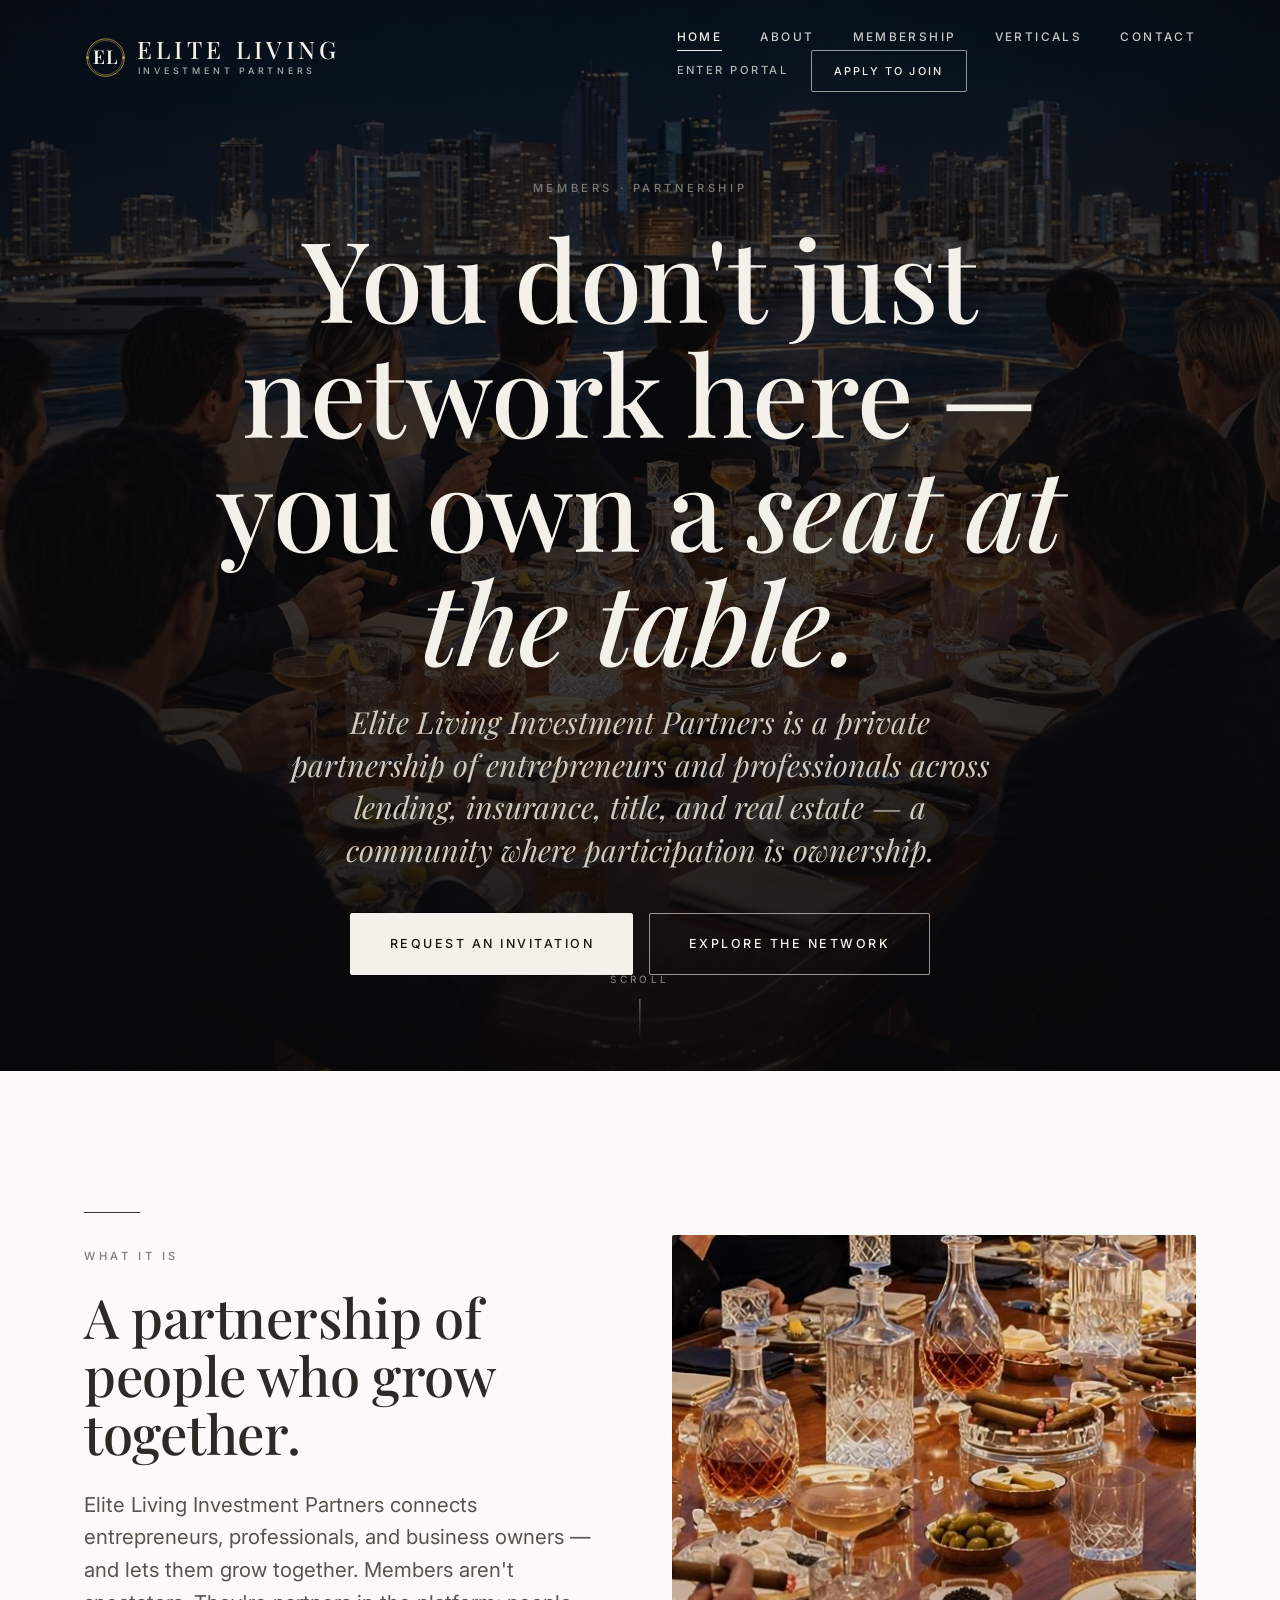
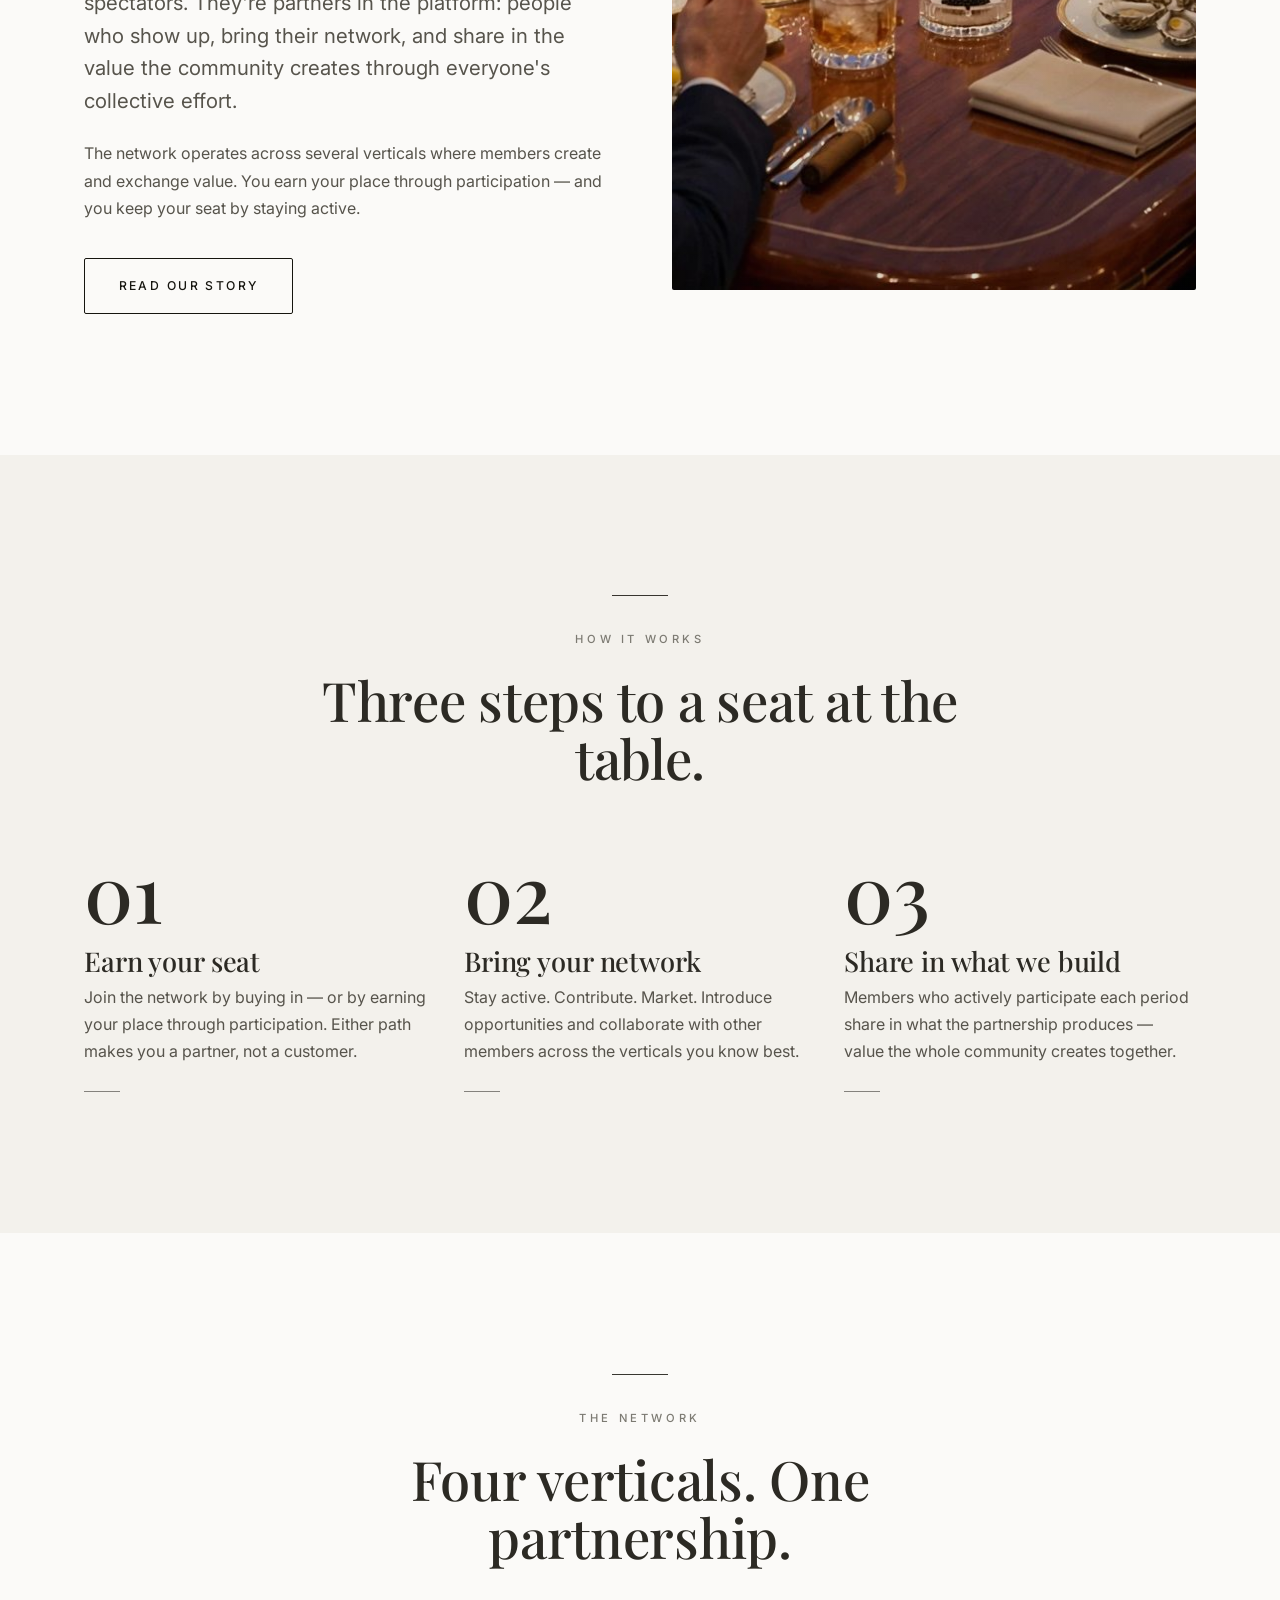
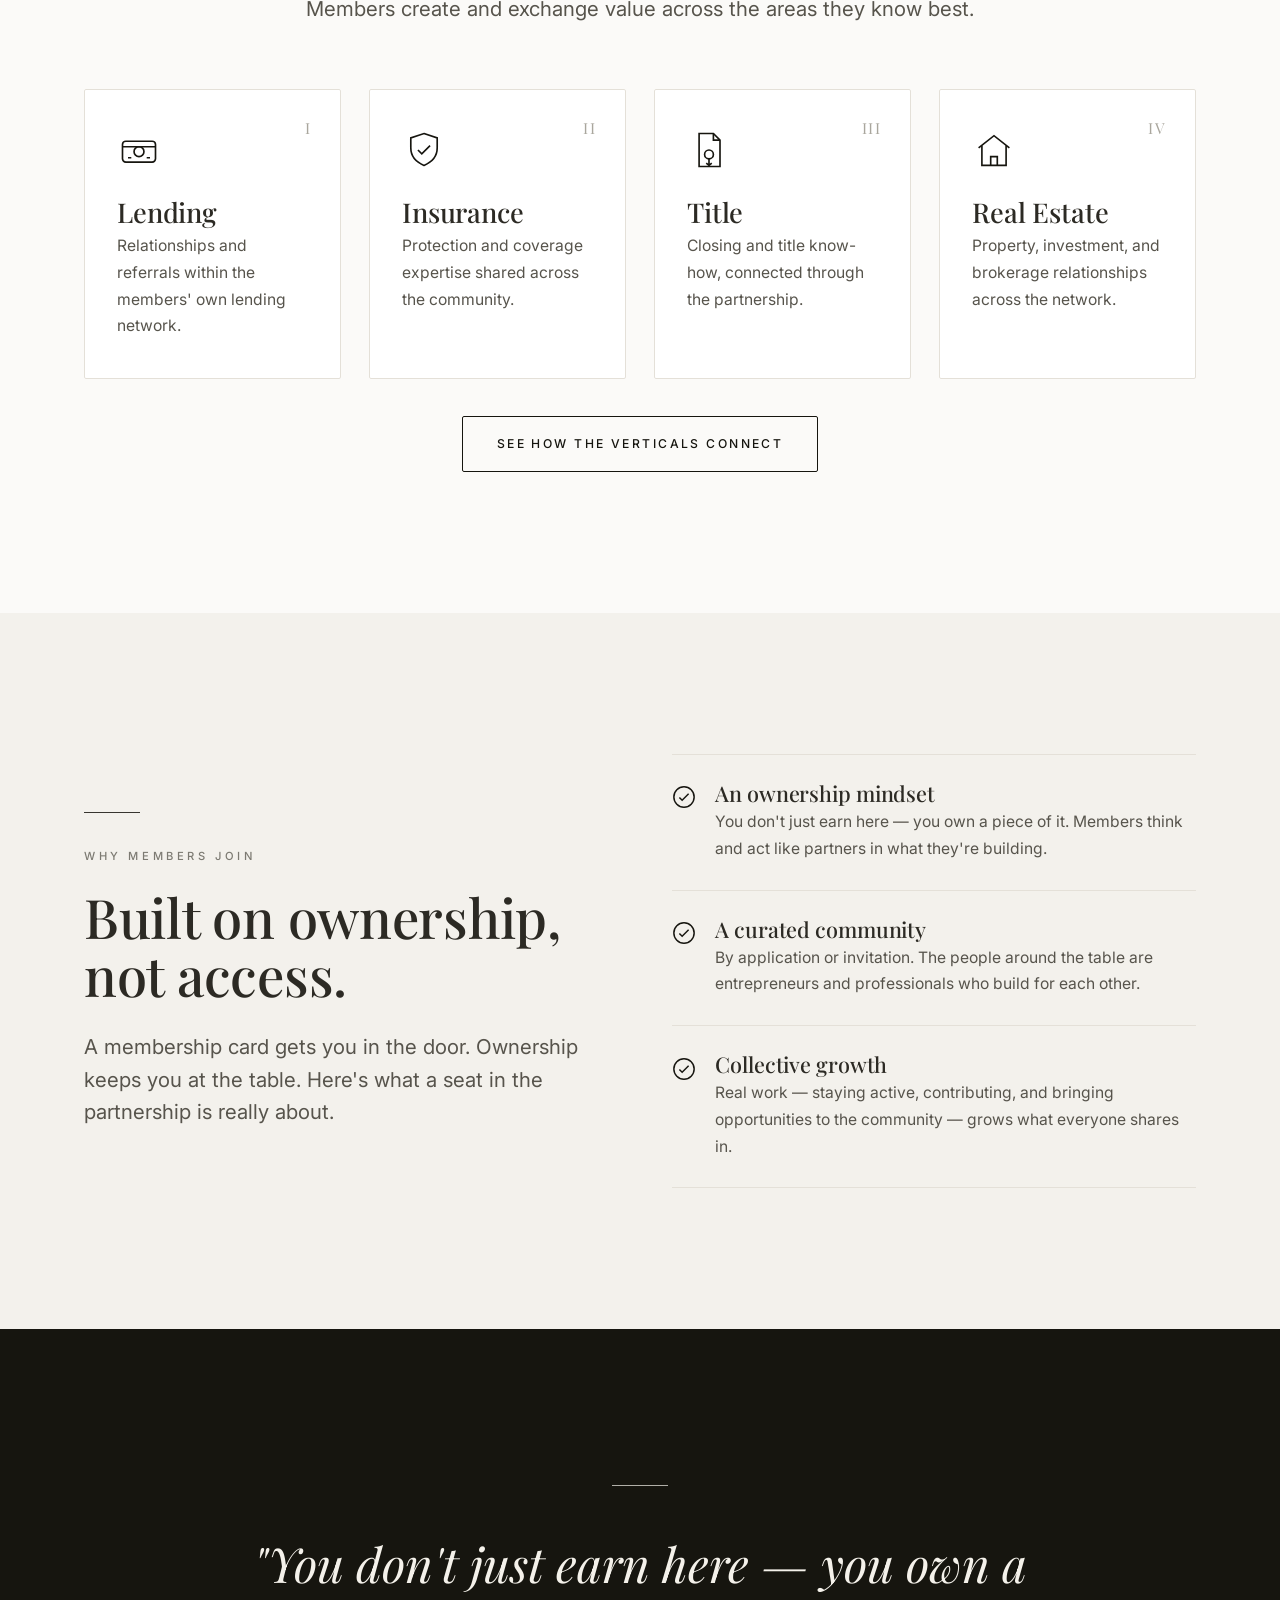
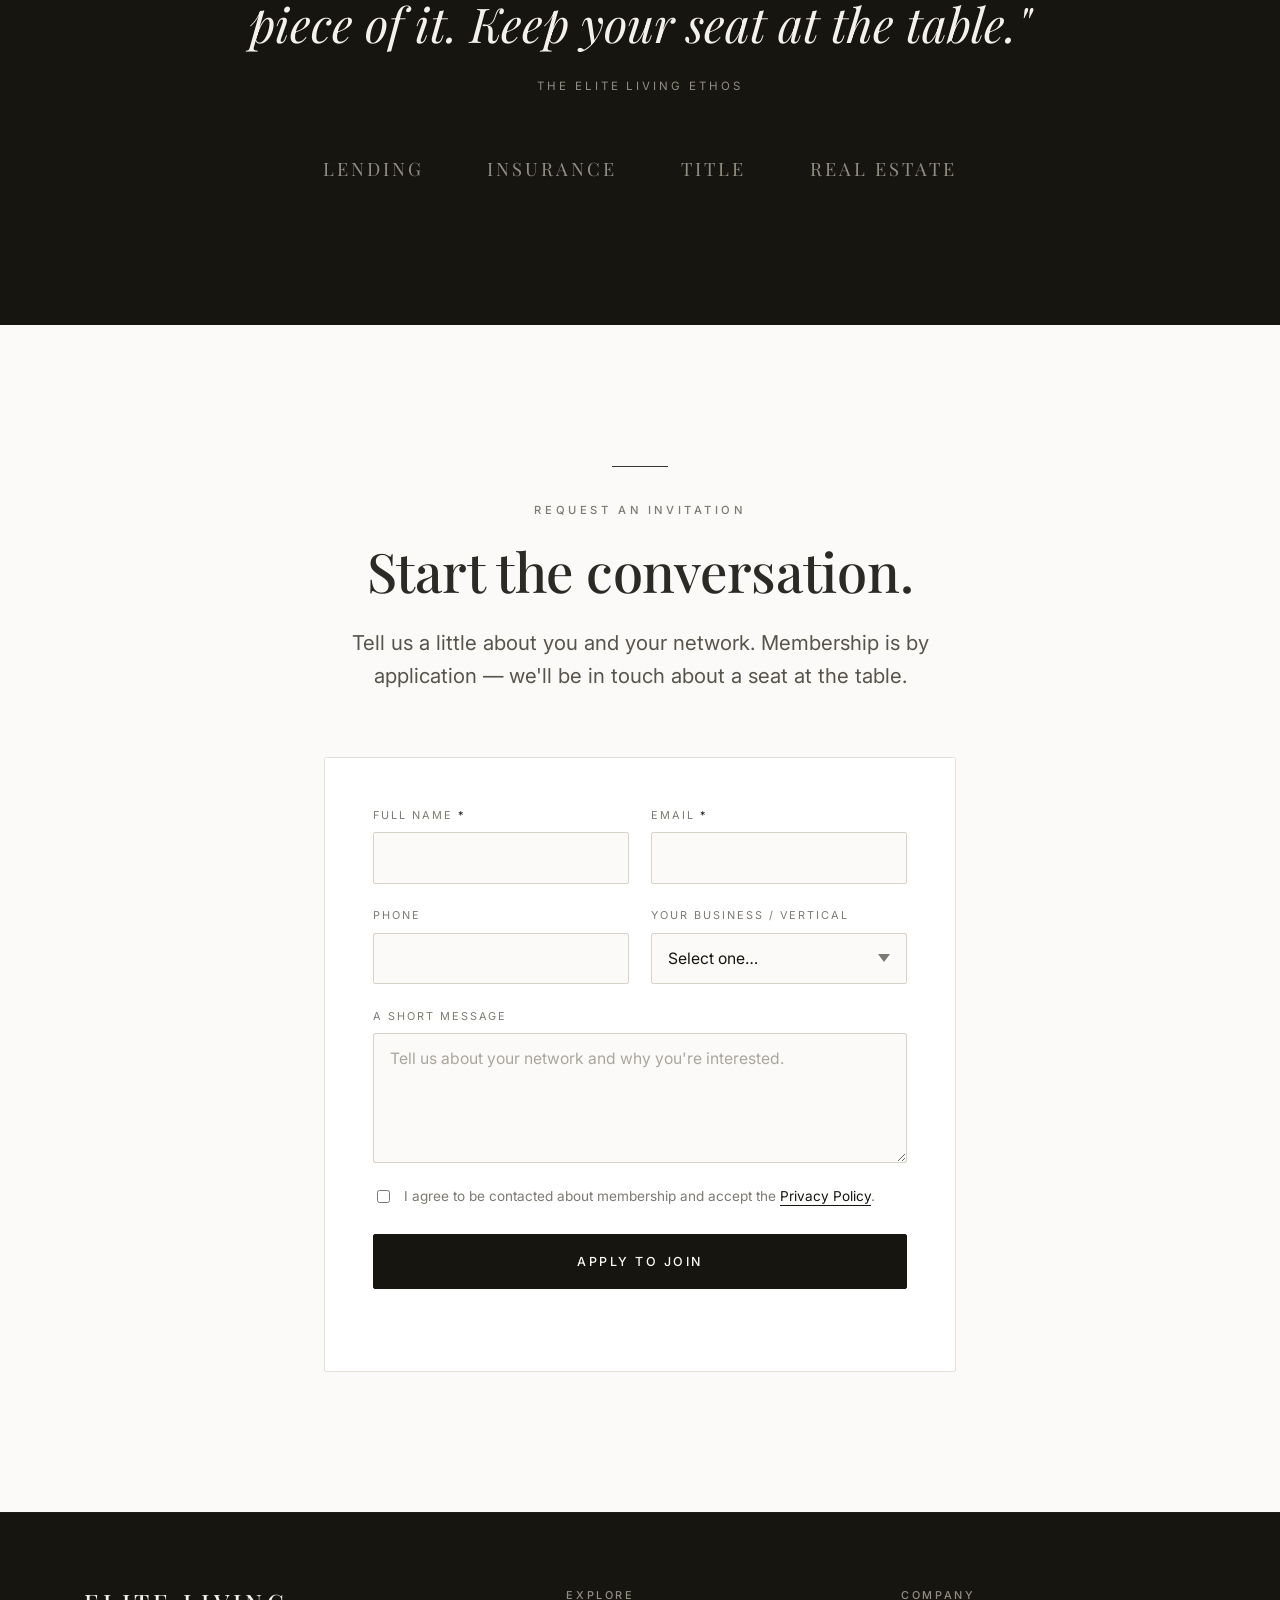
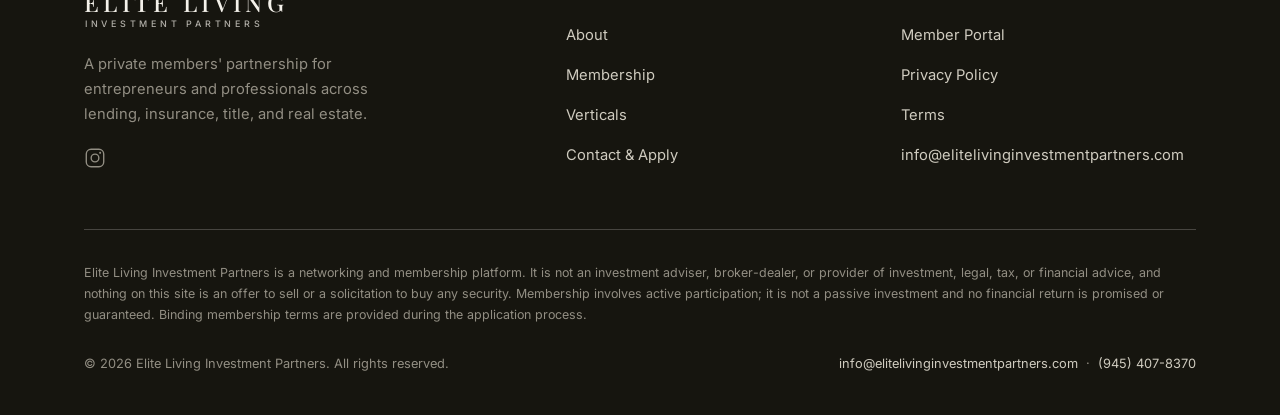
<file: index.html>
<!doctype html>
<html lang="en">
<head>
  <meta charset="utf-8" />
  <meta name="viewport" content="width=device-width, initial-scale=1" />
  <title>Elite Living Investment Partners — A private network for entrepreneurs</title>
  <meta name="description" content="Elite Living Investment Partners is a members' partnership connecting entrepreneurs and professionals across lending, insurance, title, and real estate — where participation is ownership." />
  <meta name="theme-color" content="#FBFAF8" />
  <link rel="canonical" href="https://elitelivinginvestmentpartners.com/" />

  <!-- Open Graph / social -->
  <meta property="og:type" content="website" />
  <meta property="og:site_name" content="Elite Living Investment Partners" />
  <meta property="og:title" content="Elite Living Investment Partners" />
  <meta property="og:description" content="A private network for entrepreneurs who build for each other — a members' partnership where participation is ownership." />
  <meta property="og:url" content="https://elitelivinginvestmentpartners.com/" />
  <meta property="og:image" content="https://elitelivinginvestmentpartners.com/assets/og-image.png" />
  <meta name="twitter:card" content="summary_large_image" />
  <meta name="twitter:title" content="Elite Living Investment Partners" />
  <meta name="twitter:description" content="A private network for entrepreneurs who build for each other." />
  <meta name="twitter:image" content="https://elitelivinginvestmentpartners.com/assets/og-image.png" />

  <!-- Favicon -->
  <link rel="icon" href="assets/favicon.svg" type="image/svg+xml" />
  <link rel="apple-touch-icon" href="assets/apple-touch-icon.png" />
  <link rel="manifest" href="site.webmanifest" />

  <!-- Fonts -->
  <link rel="preconnect" href="https://fonts.googleapis.com" />
  <link rel="preconnect" href="https://fonts.gstatic.com" crossorigin />
  <link href="https://fonts.googleapis.com/css2?family=Playfair+Display:ital,wght@0,400;0,500;0,600;0,700;1,400;1,500;1,600&family=Inter:wght@300;400;500;600&display=swap" rel="stylesheet" />

  <link rel="stylesheet" href="css/styles.css" />

  <!-- Structured data -->
  <script type="application/ld+json">
  {
    "@context": "https://schema.org",
    "@type": "Organization",
    "name": "Elite Living Investment Partners",
    "url": "https://elitelivinginvestmentpartners.com/",
    "description": "A members' partnership connecting entrepreneurs and professionals across lending, insurance, title, and real estate.",
    "logo": "https://elitelivinginvestmentpartners.com/assets/favicon.svg"
  }
  </script>
</head>
<body>
  <a class="skip-link" href="#main">Skip to content</a>

  <!-- ============================= HEADER ============================= -->
  <header class="site-header site-header--overlay">
    <div class="container nav">
      <a class="brand brand--lockup" href="index.html" aria-label="Elite Living Investment Partners — home">
        <svg class="brand__mark" viewBox="0 0 240 240" aria-hidden="true">
          <g fill="none" stroke="#C2A24E"><circle cx="120" cy="120" r="104" stroke-width="4.5"/><circle cx="120" cy="120" r="95" stroke-width="2.6"/></g>
          <g fill="#C2A24E"><rect x="13.5" y="113.5" width="13" height="13" transform="rotate(45 20 120)"/><rect x="213.5" y="113.5" width="13" height="13" transform="rotate(45 220 120)"/></g>
          <text x="121" y="157" text-anchor="middle" font-family="'Playfair Display',Georgia,serif" font-weight="600" font-size="106" letter-spacing="2" fill="currentColor">EL</text>
        </svg>
        <span class="brand__text">
          <span class="brand__word">Elite Living</span>
          <span class="brand__sub">Investment Partners</span>
        </span>
      </a>

      <button class="nav__toggle" aria-label="Open menu" aria-expanded="false" aria-controls="nav-menu">
        <svg class="icon-open" viewBox="0 0 24 24" fill="none" stroke="currentColor" stroke-width="1.6"><path d="M3 6h18M3 12h18M3 18h18"/></svg>
        <svg class="icon-close" viewBox="0 0 24 24" fill="none" stroke="currentColor" stroke-width="1.6"><path d="M5 5l14 14M19 5L5 19"/></svg>
      </button>

      <div class="nav__menu" id="nav-menu">
        <ul class="nav__links">
          <li><a href="index.html" aria-current="page">Home</a></li>
          <li><a href="about.html">About</a></li>
          <li><a href="membership.html">Membership</a></li>
          <li><a href="verticals.html">Verticals</a></li>
          <li><a href="contact.html">Contact</a></li>
        </ul>
        <div class="nav__actions">
          <a class="nav__portal" href="https://www.backbossai.com/" target="_blank" rel="noopener">Enter Portal</a>
          <a class="btn btn--solid" href="contact.html">Apply to Join</a>
        </div>
      </div>
    </div>
  </header>
  <div class="nav__scrim" aria-hidden="true"></div>

  <main id="main">
    <!-- ============================= HERO ============================= -->
    <section class="hero">
      <div class="hero__media" style="background-image:url('assets/hero.webp')" aria-hidden="true"></div>
      <div class="hero__bg" aria-hidden="true"></div>
      <div class="container hero__inner">
        <hr class="hairline" />
        <span class="eyebrow">Members &middot; Partnership</span>
        <h1 class="hero__title">You don't just network here&nbsp;— you own a <em>seat at the table.</em></h1>
        <p class="hero__sub">Elite Living Investment Partners is a private partnership of entrepreneurs and professionals across lending, insurance, title, and real estate — a community where participation is ownership.</p>
        <div class="hero__cta on-dark">
          <a class="btn btn--solid btn--lg" href="contact.html">Request an Invitation</a>
          <a class="btn btn--line btn--lg" href="#what">Explore the Network</a>
        </div>
      </div>
      <div class="hero__scroll" aria-hidden="true"><span>Scroll</span></div>
    </section>

    <!-- ============================= WHAT IT IS ============================= -->
    <section class="section" id="what">
      <div class="container">
        <div class="split">
          <div data-reveal>
            <hr class="hairline" />
            <span class="eyebrow">What it is</span>
            <h2 class="h-section">A partnership of people who grow together.</h2>
            <p class="lead">Elite Living Investment Partners connects entrepreneurs, professionals, and business owners — and lets them grow together. Members aren't spectators. They're partners in the platform: people who show up, bring their network, and share in the value the community creates through everyone's collective effort.</p>
            <p>The network operates across several verticals where members create and exchange value. You earn your place through participation — and you keep your seat by staying active.</p>
            <div class="cta-row">
              <a class="btn btn--line" href="about.html">Read our story</a>
            </div>
          </div>
          <div class="split__media" data-reveal aria-hidden="true" style="background-image:url('assets/section-table.jpg');background-size:cover;background-position:center"></div>
        </div>
      </div>
    </section>

    <!-- ============================= HOW IT WORKS ============================= -->
    <section class="section section--raise" id="how">
      <div class="container">
        <div class="section-head section-head--center" data-reveal>
          <hr class="hairline hairline--center" />
          <span class="eyebrow">How it works</span>
          <h2 class="h-section">Three steps to a seat at the table.</h2>
        </div>
        <div class="grid grid--3">
          <div class="step" data-reveal>
            <span class="step__num">01</span>
            <h3>Earn your seat</h3>
            <p>Join the network by buying in — or by earning your place through participation. Either path makes you a partner, not a customer.</p>
          </div>
          <div class="step" data-reveal>
            <span class="step__num">02</span>
            <h3>Bring your network</h3>
            <p>Stay active. Contribute. Market. Introduce opportunities and collaborate with other members across the verticals you know best.</p>
          </div>
          <div class="step" data-reveal>
            <span class="step__num">03</span>
            <h3>Share in what we build</h3>
            <p>Members who actively participate each period share in what the partnership produces — value the whole community creates together.</p>
          </div>
        </div>
      </div>
    </section>

    <!-- ============================= VERTICALS ============================= -->
    <section class="section" id="verticals">
      <div class="container">
        <div class="section-head section-head--center" data-reveal>
          <hr class="hairline hairline--center" />
          <span class="eyebrow">The Network</span>
          <h2 class="h-section">Four verticals. One partnership.</h2>
          <p class="lead">Members create and exchange value across the areas they know best.</p>
        </div>
        <div class="grid grid--4">
          <!-- Lending -->
          <article class="card vcard" data-reveal>
            <span class="vcard__idx">I</span>
            <span class="card__icon" aria-hidden="true">
              <svg viewBox="0 0 40 40" fill="none" stroke="currentColor" stroke-width="1.5">
                <rect x="5" y="12" width="30" height="19" rx="3"/>
                <circle cx="20" cy="21.5" r="4.5"/>
                <path d="M5 17h30M10 27h3M27 27h3"/>
              </svg>
            </span>
            <h3>Lending</h3>
            <p>Relationships and referrals within the members' own lending network.</p>
          </article>
          <!-- Insurance -->
          <article class="card vcard" data-reveal>
            <span class="vcard__idx">II</span>
            <span class="card__icon" aria-hidden="true">
              <svg viewBox="0 0 40 40" fill="none" stroke="currentColor" stroke-width="1.5">
                <path d="M20 5l12 4v9c0 8-5.2 13.2-12 16-6.8-2.8-12-8-12-16V9z"/>
                <path d="M14.5 20l3.5 3.5 7.5-7.5"/>
              </svg>
            </span>
            <h3>Insurance</h3>
            <p>Protection and coverage expertise shared across the community.</p>
          </article>
          <!-- Title -->
          <article class="card vcard" data-reveal>
            <span class="vcard__idx">III</span>
            <span class="card__icon" aria-hidden="true">
              <svg viewBox="0 0 40 40" fill="none" stroke="currentColor" stroke-width="1.5">
                <path d="M11 5h13l6 6v24H11z"/>
                <path d="M24 5v6h6"/>
                <circle cx="20" cy="24" r="4"/>
                <path d="M20 28v5M17.5 32l2.5 2 2.5-2"/>
              </svg>
            </span>
            <h3>Title</h3>
            <p>Closing and title know-how, connected through the partnership.</p>
          </article>
          <!-- Real Estate -->
          <article class="card vcard" data-reveal>
            <span class="vcard__idx">IV</span>
            <span class="card__icon" aria-hidden="true">
              <svg viewBox="0 0 40 40" fill="none" stroke="currentColor" stroke-width="1.5">
                <path d="M6 18L20 7l14 11"/>
                <path d="M9 16v18h22V16"/>
                <path d="M17 34v-8h6v8"/>
              </svg>
            </span>
            <h3>Real Estate</h3>
            <p>Property, investment, and brokerage relationships across the network.</p>
          </article>
        </div>
        <div class="cta-row cta-row--center" data-reveal>
          <a class="btn btn--line" href="verticals.html">See how the verticals connect</a>
        </div>
      </div>
    </section>

    <!-- ============================= WHY MEMBERS JOIN ============================= -->
    <section class="section section--raise" id="why">
      <div class="container">
        <div class="split split--reverse">
          <div data-reveal>
            <hr class="hairline" />
            <span class="eyebrow">Why members join</span>
            <h2 class="h-section">Built on ownership, not access.</h2>
            <p class="lead">A membership card gets you in the door. Ownership keeps you at the table. Here's what a seat in the partnership is really about.</p>
          </div>
          <div data-reveal>
            <div class="benefit">
              <span class="benefit__mark" aria-hidden="true">
                <svg viewBox="0 0 26 26" fill="none" stroke="currentColor" stroke-width="1.6"><circle cx="13" cy="13" r="11"/><path d="M8 13.5l3 3 7-7"/></svg>
              </span>
              <div><h3>An ownership mindset</h3><p>You don't just earn here — you own a piece of it. Members think and act like partners in what they're building.</p></div>
            </div>
            <div class="benefit">
              <span class="benefit__mark" aria-hidden="true">
                <svg viewBox="0 0 26 26" fill="none" stroke="currentColor" stroke-width="1.6"><circle cx="13" cy="13" r="11"/><path d="M8 13.5l3 3 7-7"/></svg>
              </span>
              <div><h3>A curated community</h3><p>By application or invitation. The people around the table are entrepreneurs and professionals who build for each other.</p></div>
            </div>
            <div class="benefit">
              <span class="benefit__mark" aria-hidden="true">
                <svg viewBox="0 0 26 26" fill="none" stroke="currentColor" stroke-width="1.6"><circle cx="13" cy="13" r="11"/><path d="M8 13.5l3 3 7-7"/></svg>
              </span>
              <div><h3>Collective growth</h3><p>Real work — staying active, contributing, and bringing opportunities to the community — grows what everyone shares in.</p></div>
            </div>
          </div>
        </div>
      </div>
    </section>

    <!-- ============================= SOCIAL PROOF ============================= -->
    <section class="section quote-band">
      <div class="container">
        <figure class="quote" data-reveal>
          <hr class="hairline hairline--center" />
          <blockquote class="quote__text">"You don't just earn here — you own a piece of it. Keep your seat at the table."</blockquote>
          <figcaption class="quote__by">The Elite Living ethos</figcaption>
        </figure>
        <div class="logo-strip" data-reveal aria-label="Member network placeholders">
          <span>Lending</span><span>Insurance</span><span>Title</span><span>Real Estate</span>
        </div>
      </div>
    </section>

    <!-- ============================= CTA / FORM ============================= -->
    <section class="section" id="apply">
      <div class="container container--narrow">
        <div class="section-head section-head--center" data-reveal>
          <hr class="hairline hairline--center" />
          <span class="eyebrow">Request an Invitation</span>
          <h2 class="h-section">Start the conversation.</h2>
          <p class="lead">Tell us a little about you and your network. Membership is by application — we'll be in touch about a seat at the table.</p>
        </div>

        <div data-reveal>
          <!-- The form posts to the Supabase edge function configured in js/main.js -->
          <form class="form" id="lead-form" novalidate>
            <div class="form__row">
              <div class="field">
                <label for="name">Full name <span class="req">*</span></label>
                <input type="text" id="name" name="name" autocomplete="name" required />
              </div>
              <div class="field">
                <label for="email">Email <span class="req">*</span></label>
                <input type="email" id="email" name="email" autocomplete="email" required />
              </div>
            </div>
            <div class="form__row">
              <div class="field">
                <label for="phone">Phone</label>
                <input type="tel" id="phone" name="phone" autocomplete="tel" />
              </div>
              <div class="field">
                <label for="vertical">Your business / vertical</label>
                <select id="vertical" name="vertical">
                  <option value="" selected>Select one…</option>
                  <option>Lending</option>
                  <option>Insurance</option>
                  <option>Title</option>
                  <option>Real Estate</option>
                  <option>Entrepreneur / Business owner</option>
                  <option>Other</option>
                </select>
              </div>
            </div>
            <div class="field">
              <label for="message">A short message</label>
              <textarea id="message" name="message" placeholder="Tell us about your network and why you're interested."></textarea>
            </div>

            <!-- Honeypot: hidden from humans; bots tend to fill it. Do not remove. -->
            <div class="hp-field" aria-hidden="true">
              <label for="company_website">Company website</label>
              <input type="text" id="company_website" name="company_website" tabindex="-1" autocomplete="off" />
            </div>

            <div class="form__consent">
              <input type="checkbox" id="consent" name="consent" required />
              <label for="consent">I agree to be contacted about membership and accept the <a class="link-underline" href="privacy.html">Privacy Policy</a>.</label>
            </div>

            <button type="submit" class="btn btn--solid btn--block btn--lg">Apply to Join</button>
            <p class="form__status" role="status" aria-live="polite"></p>
          </form>
        </div>
      </div>
    </section>
  </main>

  <!-- ============================= FOOTER ============================= -->
  <footer class="site-footer">
    <div class="container">
      <div class="footer__top">
        <div class="footer__brand">
          <a class="brand" href="index.html" aria-label="Elite Living Investment Partners — home">
        <span class="brand__word">Elite Living</span>
        <span class="brand__sub">Investment Partners</span>
      </a>
          <p>A private members' partnership for entrepreneurs and professionals across lending, insurance, title, and real estate.</p>
          <p class="footer__social">
            <a href="https://www.instagram.com/eltinvstpartners/" target="_blank" rel="noopener" aria-label="Follow Elite Living Investment Partners on Instagram">
              <svg viewBox="0 0 24 24" width="22" height="22" fill="none" stroke="currentColor" stroke-width="1.5" stroke-linecap="round" stroke-linejoin="round" aria-hidden="true"><rect x="2.5" y="2.5" width="19" height="19" rx="5.2"/><circle cx="12" cy="12" r="4.2"/><circle cx="17.6" cy="6.4" r="1.1" fill="currentColor" stroke="none"/></svg>
            </a>
          </p>
        </div>
        <div class="footer__col">
          <h4>Explore</h4>
          <ul>
            <li><a href="about.html">About</a></li>
            <li><a href="membership.html">Membership</a></li>
            <li><a href="verticals.html">Verticals</a></li>
            <li><a href="contact.html">Contact &amp; Apply</a></li>
          </ul>
        </div>
        <div class="footer__col">
          <h4>Company</h4>
          <ul>
            <li><a href="https://www.backbossai.com/" target="_blank" rel="noopener">Member Portal</a></li>
            <li><a href="privacy.html">Privacy Policy</a></li>
            <li><a href="terms.html">Terms</a></li>
            <li><a href="mailto:info@elitelivinginvestmentpartners.com">info@elitelivinginvestmentpartners.com</a></li>
          </ul>
        </div>
      </div>

      <p class="footer__disclaimer">
        Elite Living Investment Partners is a networking and membership platform. It is not an investment adviser, broker-dealer, or provider of investment, legal, tax, or financial advice, and nothing on this site is an offer to sell or a solicitation to buy any security. Membership involves active participation; it is not a passive investment and no financial return is promised or guaranteed. Binding membership terms are provided during the application process.
        <!-- OWNER + COUNSEL: finalize this disclaimer before launch. -->
      </p>

      <div class="footer__bottom">
        <span>&copy; <span data-year>2026</span> Elite Living Investment Partners. All rights reserved.</span>
        <span class="footer__contact"><a href="mailto:info@elitelivinginvestmentpartners.com">info@elitelivinginvestmentpartners.com</a> &nbsp;&middot;&nbsp; <a href="tel:+19454078370">(945)&nbsp;407-8370</a></span>
      </div>
    </div>
  </footer>

  <script src="js/main.js"></script>
</body>
</html>
</file>
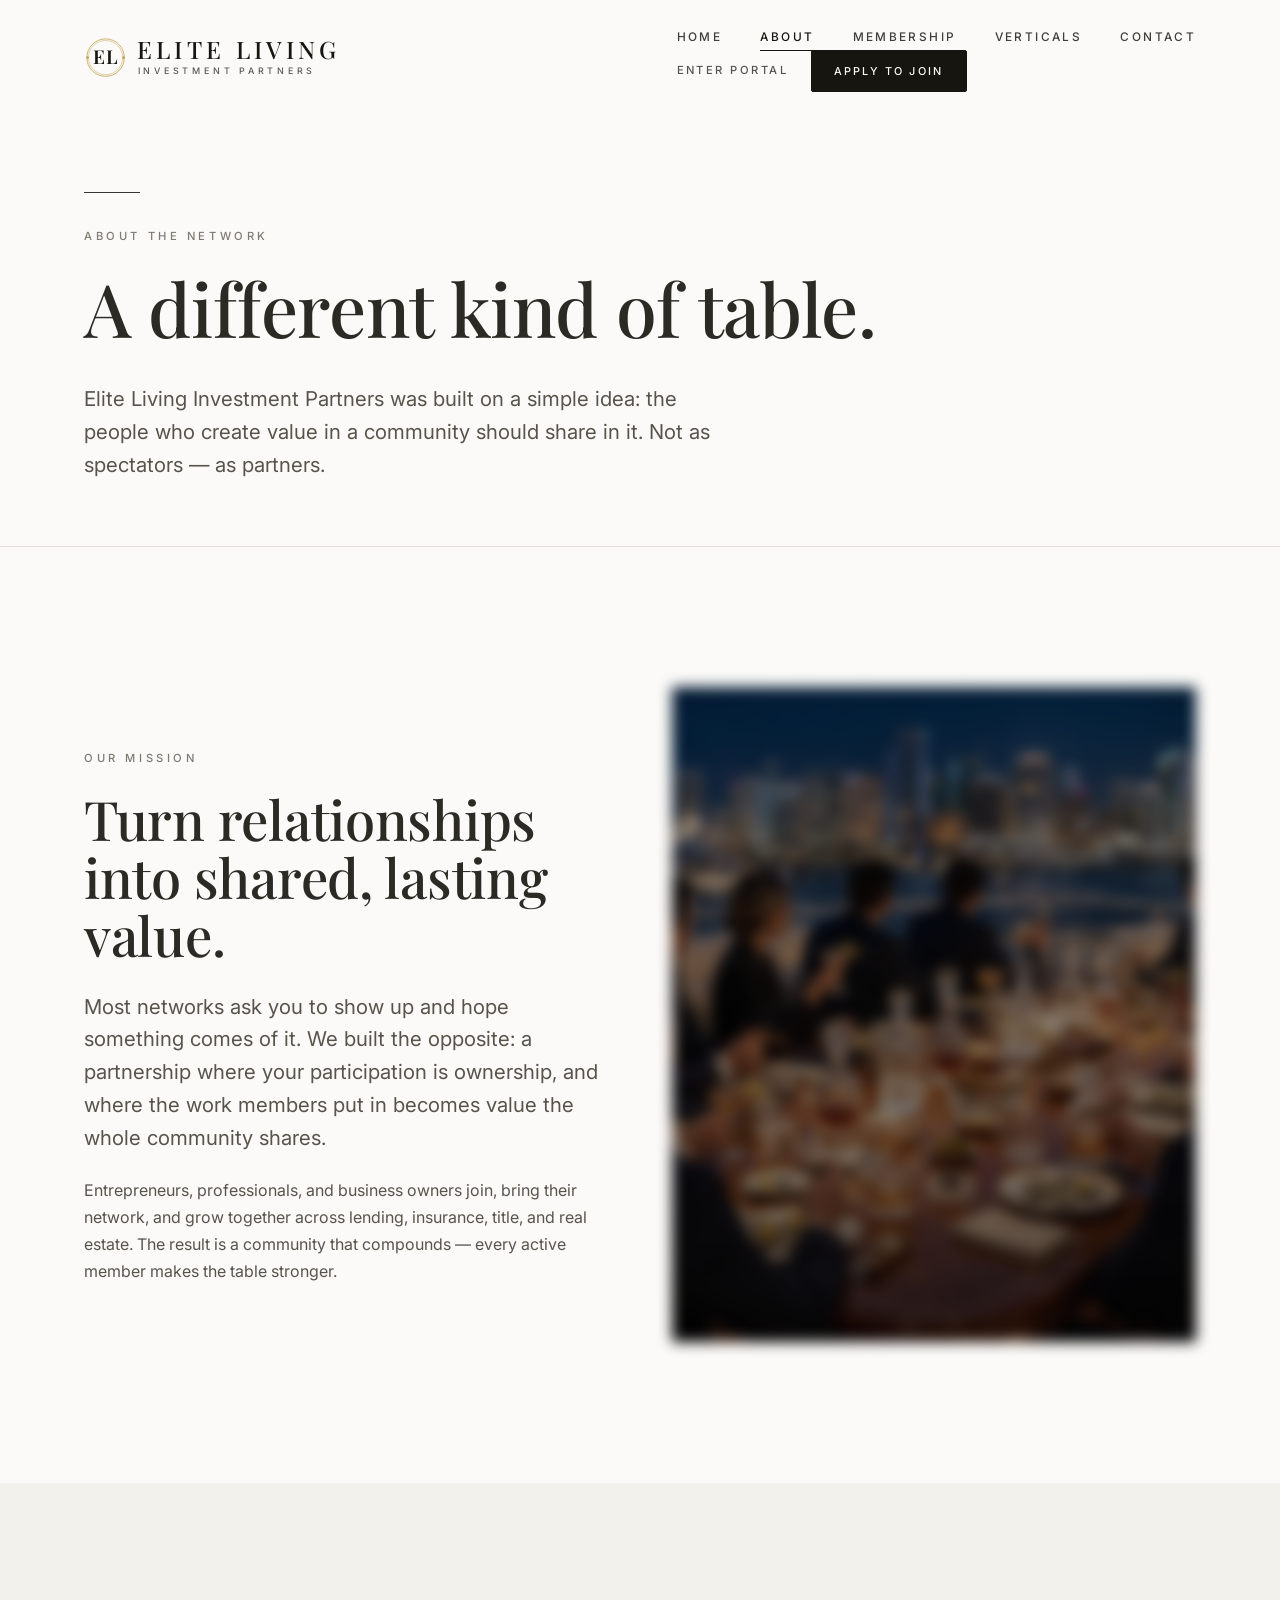
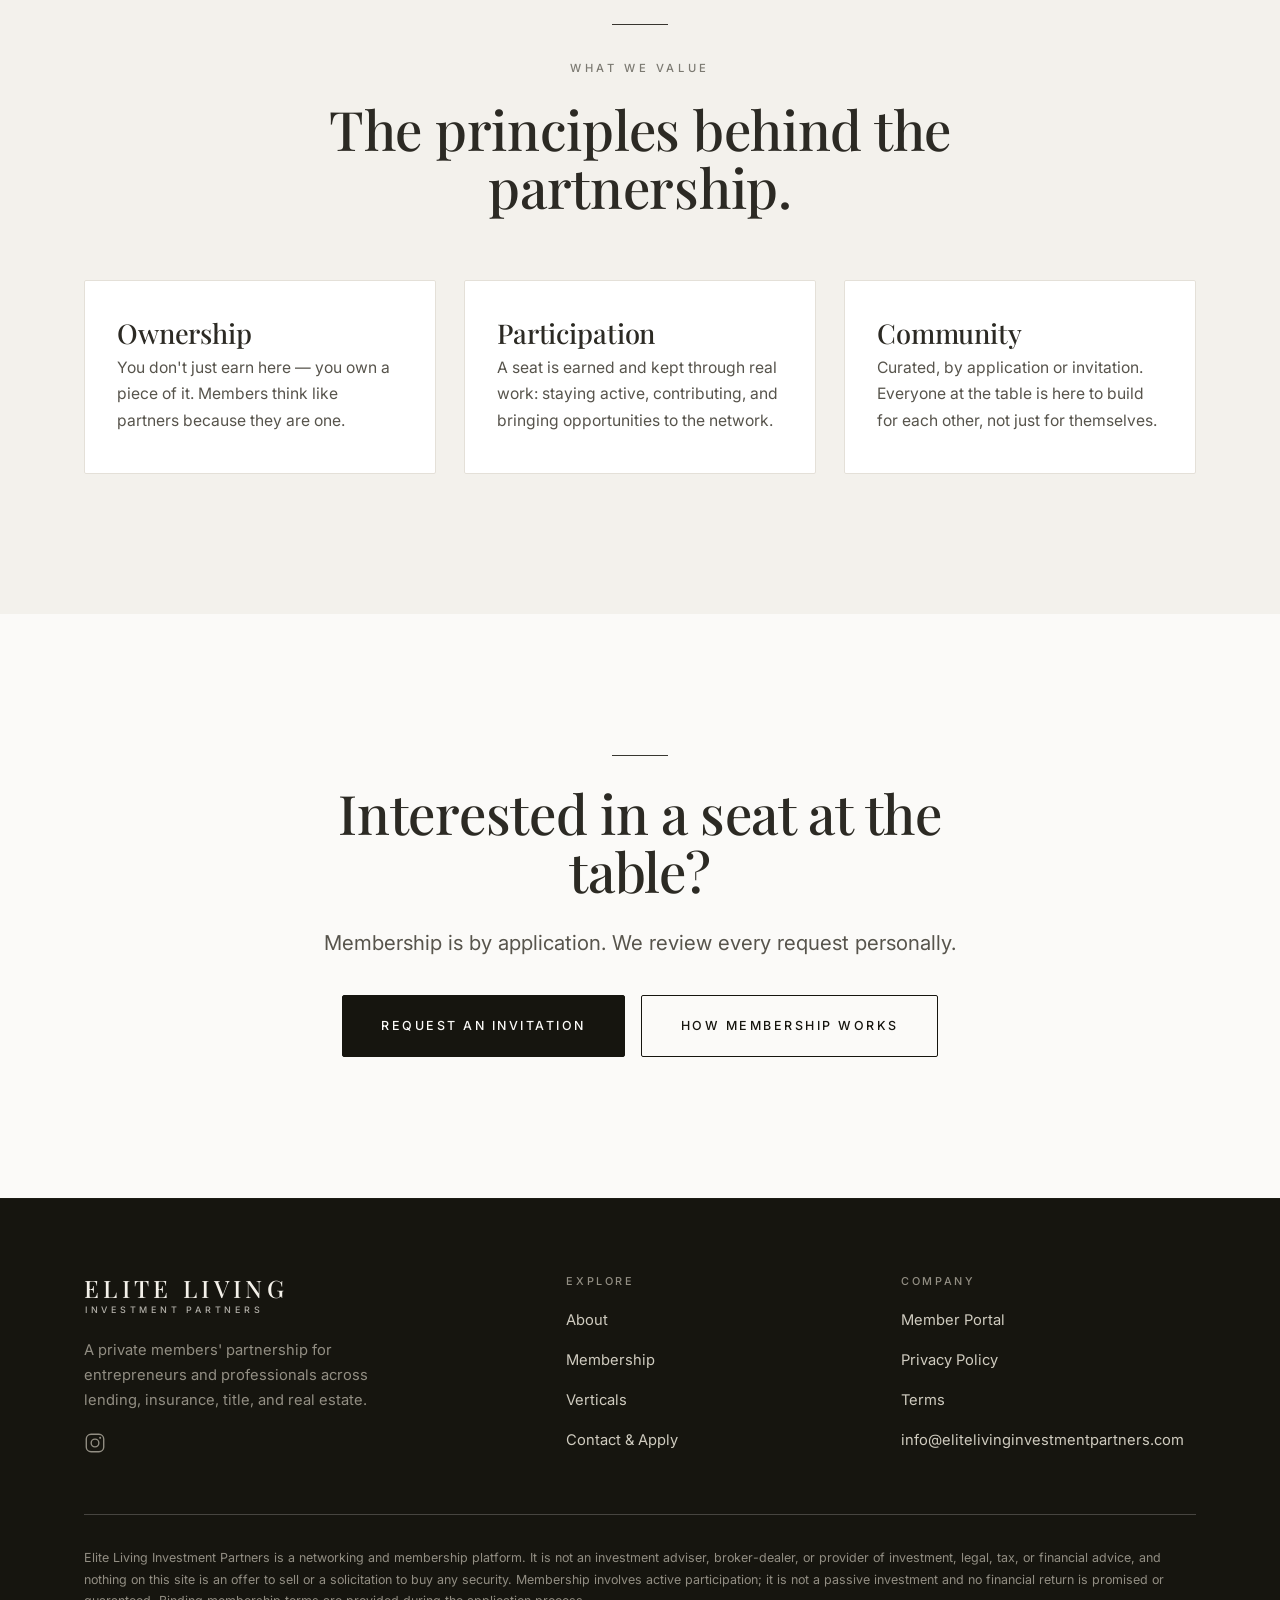
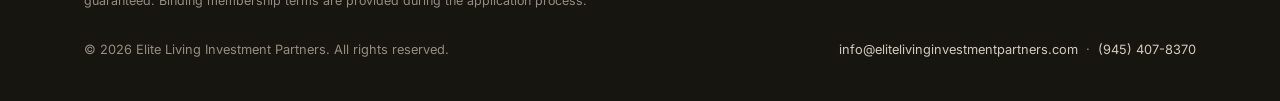
<file: about.html>
<!doctype html>
<html lang="en">
<head>
  <meta charset="utf-8" />
  <meta name="viewport" content="width=device-width, initial-scale=1" />
  <title>About — Elite Living Investment Partners</title>
  <meta name="description" content="The story and mission behind Elite Living Investment Partners — a private members' partnership built on participation and ownership." />
  <meta name="theme-color" content="#FBFAF8" />
  <link rel="canonical" href="https://elitelivinginvestmentpartners.com/about.html" />
  <meta property="og:type" content="website" />
  <meta property="og:site_name" content="Elite Living Investment Partners" />
  <meta property="og:title" content="About — Elite Living Investment Partners" />
  <meta property="og:description" content="A private members' partnership built on participation and ownership." />
  <meta property="og:url" content="https://elitelivinginvestmentpartners.com/about.html" />
  <meta property="og:image" content="https://elitelivinginvestmentpartners.com/assets/og-image.png" />
  <meta name="twitter:card" content="summary_large_image" />
  <link rel="icon" href="assets/favicon.svg" type="image/svg+xml" />
  <link rel="apple-touch-icon" href="assets/apple-touch-icon.png" />
  <link rel="manifest" href="site.webmanifest" />
  <link rel="preconnect" href="https://fonts.googleapis.com" />
  <link rel="preconnect" href="https://fonts.gstatic.com" crossorigin />
  <link href="https://fonts.googleapis.com/css2?family=Playfair+Display:ital,wght@0,400;0,500;0,600;0,700;1,400;1,500;1,600&family=Inter:wght@300;400;500;600&display=swap" rel="stylesheet" />
  <link rel="stylesheet" href="css/styles.css" />
</head>
<body>
  <a class="skip-link" href="#main">Skip to content</a>

  <header class="site-header">
    <div class="container nav">
      <a class="brand brand--lockup" href="index.html" aria-label="Elite Living Investment Partners — home">
        <svg class="brand__mark" viewBox="0 0 240 240" aria-hidden="true">
          <g fill="none" stroke="#C2A24E"><circle cx="120" cy="120" r="104" stroke-width="4.5"/><circle cx="120" cy="120" r="95" stroke-width="2.6"/></g>
          <g fill="#C2A24E"><rect x="13.5" y="113.5" width="13" height="13" transform="rotate(45 20 120)"/><rect x="213.5" y="113.5" width="13" height="13" transform="rotate(45 220 120)"/></g>
          <text x="121" y="157" text-anchor="middle" font-family="'Playfair Display',Georgia,serif" font-weight="600" font-size="106" letter-spacing="2" fill="currentColor">EL</text>
        </svg>
        <span class="brand__text">
          <span class="brand__word">Elite Living</span>
          <span class="brand__sub">Investment Partners</span>
        </span>
      </a>
      <button class="nav__toggle" aria-label="Open menu" aria-expanded="false" aria-controls="nav-menu">
        <svg class="icon-open" viewBox="0 0 24 24" fill="none" stroke="currentColor" stroke-width="1.6"><path d="M3 6h18M3 12h18M3 18h18"/></svg>
        <svg class="icon-close" viewBox="0 0 24 24" fill="none" stroke="currentColor" stroke-width="1.6"><path d="M5 5l14 14M19 5L5 19"/></svg>
      </button>
      <div class="nav__menu" id="nav-menu">
        <ul class="nav__links">
          <li><a href="index.html">Home</a></li>
          <li><a href="about.html" aria-current="page">About</a></li>
          <li><a href="membership.html">Membership</a></li>
          <li><a href="verticals.html">Verticals</a></li>
          <li><a href="contact.html">Contact</a></li>
        </ul>
        <div class="nav__actions">
          <a class="nav__portal" href="https://www.backbossai.com/" target="_blank" rel="noopener">Enter Portal</a>
          <a class="btn btn--solid" href="contact.html">Apply to Join</a>
        </div>
      </div>
    </div>
  </header>
  <div class="nav__scrim" aria-hidden="true"></div>

  <main id="main">
    <section class="page-hero">
      <div class="container">
        <hr class="hairline" />
        <span class="eyebrow">About the network</span>
        <h1>A different kind of table.</h1>
        <p class="lead" style="max-width:640px">Elite Living Investment Partners was built on a simple idea: the people who create value in a community should share in it. Not as spectators — as partners.</p>
      </div>
    </section>

    <section class="section">
      <div class="container">
        <div class="split">
          <div data-reveal>
            <span class="eyebrow">Our mission</span>
            <h2 class="h-section">Turn relationships into shared, lasting value.</h2>
            <p class="lead">Most networks ask you to show up and hope something comes of it. We built the opposite: a partnership where your participation is ownership, and where the work members put in becomes value the whole community shares.</p>
            <p>Entrepreneurs, professionals, and business owners join, bring their network, and grow together across lending, insurance, title, and real estate. The result is a community that compounds — every active member makes the table stronger.</p>
          </div>
          <div class="split__media split__media--soft" data-reveal aria-hidden="true" style="background-image:url('assets/hero.webp');background-size:cover;background-position:50% 26%"></div>
        </div>
      </div>
    </section>

    <section class="section section--raise">
      <div class="container">
        <div class="section-head section-head--center" data-reveal>
          <hr class="hairline hairline--center" />
          <span class="eyebrow">What we value</span>
          <h2 class="h-section">The principles behind the partnership.</h2>
        </div>
        <div class="grid grid--3">
          <div class="card" data-reveal>
            <h3>Ownership</h3>
            <p>You don't just earn here — you own a piece of it. Members think like partners because they are one.</p>
          </div>
          <div class="card" data-reveal>
            <h3>Participation</h3>
            <p>A seat is earned and kept through real work: staying active, contributing, and bringing opportunities to the network.</p>
          </div>
          <div class="card" data-reveal>
            <h3>Community</h3>
            <p>Curated, by application or invitation. Everyone at the table is here to build for each other, not just for themselves.</p>
          </div>
        </div>
      </div>
    </section>

    <section class="section">
      <div class="container container--narrow text-center" data-reveal>
        <hr class="hairline hairline--center" />
        <h2 class="h-section">Interested in a seat at the table?</h2>
        <p class="lead">Membership is by application. We review every request personally.</p>
        <div class="cta-row cta-row--center">
          <a class="btn btn--solid btn--lg" href="contact.html">Request an Invitation</a>
          <a class="btn btn--line btn--lg" href="membership.html">How membership works</a>
        </div>
      </div>
    </section>
  </main>

  <footer class="site-footer">
    <div class="container">
      <div class="footer__top">
        <div class="footer__brand">
          <a class="brand" href="index.html" aria-label="Elite Living Investment Partners — home">
        <span class="brand__word">Elite Living</span>
        <span class="brand__sub">Investment Partners</span>
      </a>
          <p>A private members' partnership for entrepreneurs and professionals across lending, insurance, title, and real estate.</p>
          <p class="footer__social">
            <a href="https://www.instagram.com/eltinvstpartners/" target="_blank" rel="noopener" aria-label="Follow Elite Living Investment Partners on Instagram">
              <svg viewBox="0 0 24 24" width="22" height="22" fill="none" stroke="currentColor" stroke-width="1.5" stroke-linecap="round" stroke-linejoin="round" aria-hidden="true"><rect x="2.5" y="2.5" width="19" height="19" rx="5.2"/><circle cx="12" cy="12" r="4.2"/><circle cx="17.6" cy="6.4" r="1.1" fill="currentColor" stroke="none"/></svg>
            </a>
          </p>
        </div>
        <div class="footer__col">
          <h4>Explore</h4>
          <ul><li><a href="about.html">About</a></li><li><a href="membership.html">Membership</a></li><li><a href="verticals.html">Verticals</a></li><li><a href="contact.html">Contact &amp; Apply</a></li></ul>
        </div>
        <div class="footer__col">
          <h4>Company</h4>
          <ul><li><a href="https://www.backbossai.com/" target="_blank" rel="noopener">Member Portal</a></li><li><a href="privacy.html">Privacy Policy</a></li><li><a href="terms.html">Terms</a></li><li><a href="mailto:info@elitelivinginvestmentpartners.com">info@elitelivinginvestmentpartners.com</a></li></ul>
        </div>
      </div>
      <p class="footer__disclaimer">Elite Living Investment Partners is a networking and membership platform. It is not an investment adviser, broker-dealer, or provider of investment, legal, tax, or financial advice, and nothing on this site is an offer to sell or a solicitation to buy any security. Membership involves active participation; it is not a passive investment and no financial return is promised or guaranteed. Binding membership terms are provided during the application process.</p>
      <div class="footer__bottom">
        <span>&copy; <span data-year>2026</span> Elite Living Investment Partners. All rights reserved.</span>
        <span class="footer__contact"><a href="mailto:info@elitelivinginvestmentpartners.com">info@elitelivinginvestmentpartners.com</a> &nbsp;&middot;&nbsp; <a href="tel:+19454078370">(945)&nbsp;407-8370</a></span>
      </div>
    </div>
  </footer>
  <script src="js/main.js"></script>
</body>
</html>
</file>
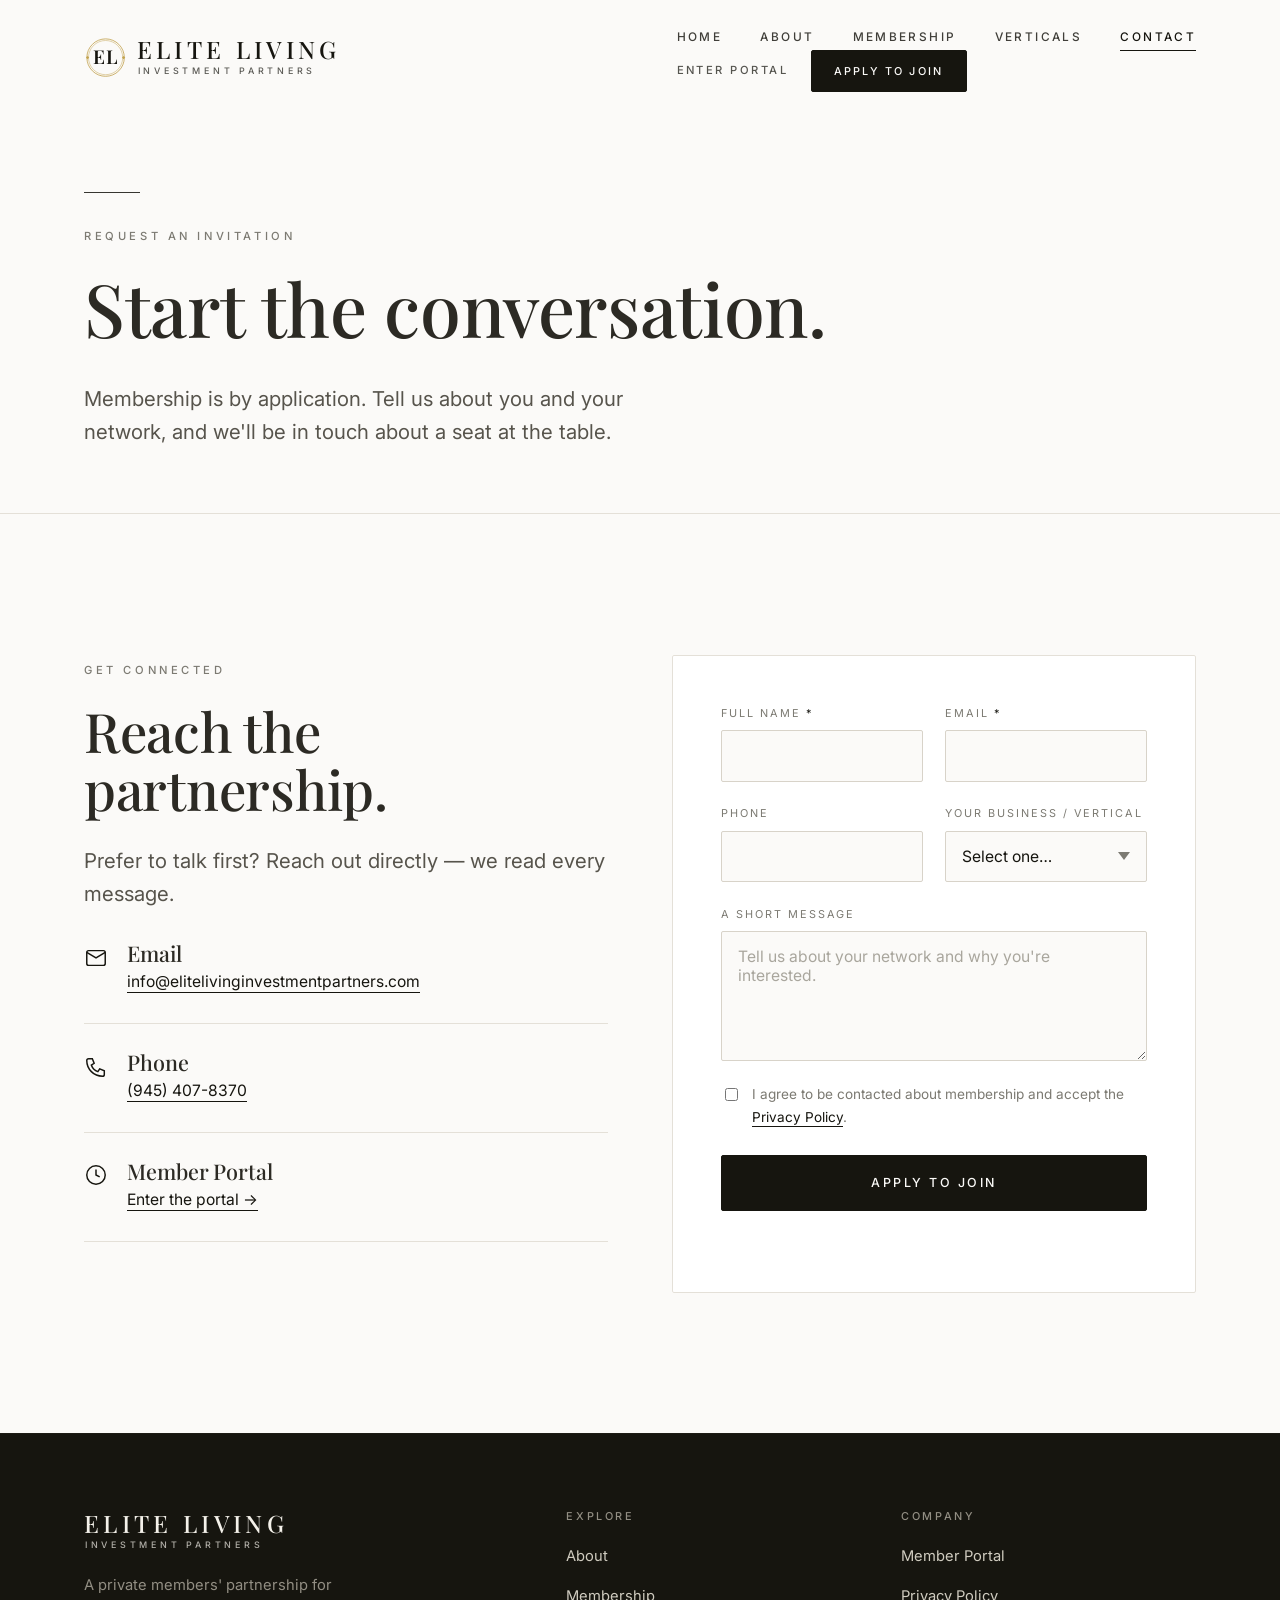
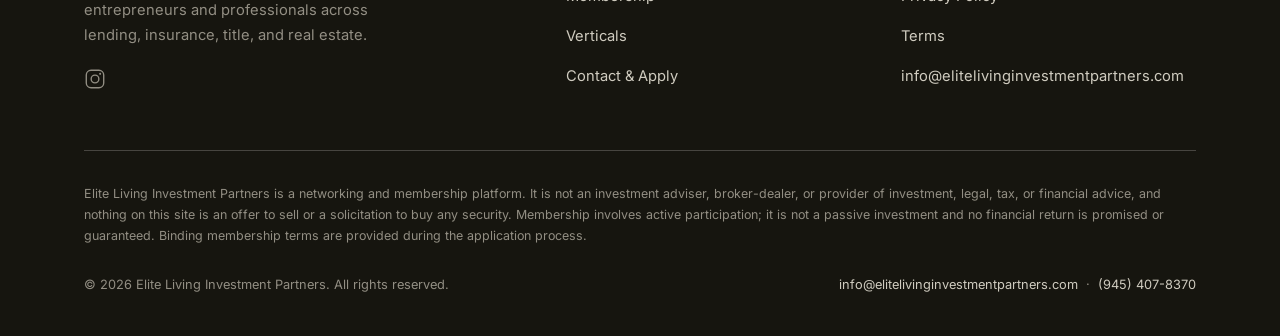
<file: contact.html>
<!doctype html>
<html lang="en">
<head>
  <meta charset="utf-8" />
  <meta name="viewport" content="width=device-width, initial-scale=1" />
  <title>Apply to Join — Elite Living Investment Partners</title>
  <meta name="description" content="Request an invitation to Elite Living Investment Partners. Membership is by application — tell us about you and your network." />
  <meta name="theme-color" content="#FBFAF8" />
  <link rel="canonical" href="https://elitelivinginvestmentpartners.com/contact.html" />
  <meta property="og:type" content="website" />
  <meta property="og:site_name" content="Elite Living Investment Partners" />
  <meta property="og:title" content="Apply to Join — Elite Living Investment Partners" />
  <meta property="og:description" content="Request an invitation. Membership is by application." />
  <meta property="og:url" content="https://elitelivinginvestmentpartners.com/contact.html" />
  <meta property="og:image" content="https://elitelivinginvestmentpartners.com/assets/og-image.png" />
  <meta name="twitter:card" content="summary_large_image" />
  <link rel="icon" href="assets/favicon.svg" type="image/svg+xml" />
  <link rel="apple-touch-icon" href="assets/apple-touch-icon.png" />
  <link rel="manifest" href="site.webmanifest" />
  <link rel="preconnect" href="https://fonts.googleapis.com" />
  <link rel="preconnect" href="https://fonts.gstatic.com" crossorigin />
  <link href="https://fonts.googleapis.com/css2?family=Playfair+Display:ital,wght@0,400;0,500;0,600;0,700;1,400;1,500;1,600&family=Inter:wght@300;400;500;600&display=swap" rel="stylesheet" />
  <link rel="stylesheet" href="css/styles.css" />
</head>
<body>
  <a class="skip-link" href="#main">Skip to content</a>

  <header class="site-header">
    <div class="container nav">
      <a class="brand brand--lockup" href="index.html" aria-label="Elite Living Investment Partners — home">
        <svg class="brand__mark" viewBox="0 0 240 240" aria-hidden="true">
          <g fill="none" stroke="#C2A24E"><circle cx="120" cy="120" r="104" stroke-width="4.5"/><circle cx="120" cy="120" r="95" stroke-width="2.6"/></g>
          <g fill="#C2A24E"><rect x="13.5" y="113.5" width="13" height="13" transform="rotate(45 20 120)"/><rect x="213.5" y="113.5" width="13" height="13" transform="rotate(45 220 120)"/></g>
          <text x="121" y="157" text-anchor="middle" font-family="'Playfair Display',Georgia,serif" font-weight="600" font-size="106" letter-spacing="2" fill="currentColor">EL</text>
        </svg>
        <span class="brand__text">
          <span class="brand__word">Elite Living</span>
          <span class="brand__sub">Investment Partners</span>
        </span>
      </a>
      <button class="nav__toggle" aria-label="Open menu" aria-expanded="false" aria-controls="nav-menu">
        <svg class="icon-open" viewBox="0 0 24 24" fill="none" stroke="currentColor" stroke-width="1.6"><path d="M3 6h18M3 12h18M3 18h18"/></svg>
        <svg class="icon-close" viewBox="0 0 24 24" fill="none" stroke="currentColor" stroke-width="1.6"><path d="M5 5l14 14M19 5L5 19"/></svg>
      </button>
      <div class="nav__menu" id="nav-menu">
        <ul class="nav__links">
          <li><a href="index.html">Home</a></li>
          <li><a href="about.html">About</a></li>
          <li><a href="membership.html">Membership</a></li>
          <li><a href="verticals.html">Verticals</a></li>
          <li><a href="contact.html" aria-current="page">Contact</a></li>
        </ul>
        <div class="nav__actions">
          <a class="nav__portal" href="https://www.backbossai.com/" target="_blank" rel="noopener">Enter Portal</a>
          <a class="btn btn--solid" href="#lead-form">Apply to Join</a>
        </div>
      </div>
    </div>
  </header>
  <div class="nav__scrim" aria-hidden="true"></div>

  <main id="main">
    <section class="page-hero">
      <div class="container">
        <hr class="hairline" />
        <span class="eyebrow">Request an Invitation</span>
        <h1>Start the conversation.</h1>
        <p class="lead" style="max-width:620px">Membership is by application. Tell us about you and your network, and we'll be in touch about a seat at the table.</p>
      </div>
    </section>

    <section class="section">
      <div class="container">
        <div class="split" style="align-items:flex-start">
          <!-- Contact details -->
          <div data-reveal>
            <span class="eyebrow">Get connected</span>
            <h2 class="h-section">Reach the partnership.</h2>
            <p class="lead">Prefer to talk first? Reach out directly — we read every message.</p>
            <div style="margin-top:2rem">
              <div class="benefit" style="border-top:0;padding-top:0">
                <span class="benefit__mark" aria-hidden="true"><svg viewBox="0 0 26 26" fill="none" stroke="currentColor" stroke-width="1.6"><rect x="3" y="5" width="20" height="16" rx="2"/><path d="M3 7l10 6 10-6"/></svg></span>
                <div><h3>Email</h3><p><a class="link-underline" href="mailto:info@elitelivinginvestmentpartners.com">info@elitelivinginvestmentpartners.com</a></p></div>
              </div>
              <div class="benefit">
                <span class="benefit__mark" aria-hidden="true"><svg viewBox="0 0 26 26" fill="none" stroke="currentColor" stroke-width="1.6"><path d="M5 4h4l2 5-3 2a12 12 0 0 0 7 7l2-3 5 2v4a2 2 0 0 1-2 2A17 17 0 0 1 3 6a2 2 0 0 1 2-2z"/></svg></span>
                <div><h3>Phone</h3><p><a class="link-underline" href="tel:+19454078370">(945) 407-8370</a></p></div>
              </div>
              <div class="benefit">
                <span class="benefit__mark" aria-hidden="true"><svg viewBox="0 0 26 26" fill="none" stroke="currentColor" stroke-width="1.6"><circle cx="13" cy="13" r="10"/><path d="M13 7v6l4 2"/></svg></span>
                <div><h3>Member Portal</h3><p><a class="link-underline" href="https://www.backbossai.com/" target="_blank" rel="noopener">Enter the portal &rarr;</a></p></div>
              </div>
            </div>
          </div>

          <!-- Form -->
          <div data-reveal>
            <form class="form" id="lead-form" novalidate>
              <div class="form__row">
                <div class="field">
                  <label for="name">Full name <span class="req">*</span></label>
                  <input type="text" id="name" name="name" autocomplete="name" required />
                </div>
                <div class="field">
                  <label for="email">Email <span class="req">*</span></label>
                  <input type="email" id="email" name="email" autocomplete="email" required />
                </div>
              </div>
              <div class="form__row">
                <div class="field">
                  <label for="phone">Phone</label>
                  <input type="tel" id="phone" name="phone" autocomplete="tel" />
                </div>
                <div class="field">
                  <label for="vertical">Your business / vertical</label>
                  <select id="vertical" name="vertical">
                    <option value="" selected>Select one…</option>
                    <option>Lending</option>
                    <option>Insurance</option>
                    <option>Title</option>
                    <option>Real Estate</option>
                    <option>Entrepreneur / Business owner</option>
                    <option>Other</option>
                  </select>
                </div>
              </div>
              <div class="field">
                <label for="message">A short message</label>
                <textarea id="message" name="message" placeholder="Tell us about your network and why you're interested."></textarea>
              </div>
              <div class="hp-field" aria-hidden="true">
                <label for="company_website">Company website</label>
                <input type="text" id="company_website" name="company_website" tabindex="-1" autocomplete="off" />
              </div>
              <div class="form__consent">
                <input type="checkbox" id="consent" name="consent" required />
                <label for="consent">I agree to be contacted about membership and accept the <a class="link-underline" href="privacy.html">Privacy Policy</a>.</label>
              </div>
              <button type="submit" class="btn btn--solid btn--block btn--lg">Apply to Join</button>
              <p class="form__status" role="status" aria-live="polite"></p>
            </form>
          </div>
        </div>
      </div>
    </section>
  </main>

  <footer class="site-footer">
    <div class="container">
      <div class="footer__top">
        <div class="footer__brand">
          <a class="brand" href="index.html" aria-label="Elite Living Investment Partners — home">
        <span class="brand__word">Elite Living</span>
        <span class="brand__sub">Investment Partners</span>
      </a>
          <p>A private members' partnership for entrepreneurs and professionals across lending, insurance, title, and real estate.</p>
          <p class="footer__social">
            <a href="https://www.instagram.com/eltinvstpartners/" target="_blank" rel="noopener" aria-label="Follow Elite Living Investment Partners on Instagram">
              <svg viewBox="0 0 24 24" width="22" height="22" fill="none" stroke="currentColor" stroke-width="1.5" stroke-linecap="round" stroke-linejoin="round" aria-hidden="true"><rect x="2.5" y="2.5" width="19" height="19" rx="5.2"/><circle cx="12" cy="12" r="4.2"/><circle cx="17.6" cy="6.4" r="1.1" fill="currentColor" stroke="none"/></svg>
            </a>
          </p>
        </div>
        <div class="footer__col"><h4>Explore</h4><ul><li><a href="about.html">About</a></li><li><a href="membership.html">Membership</a></li><li><a href="verticals.html">Verticals</a></li><li><a href="contact.html">Contact &amp; Apply</a></li></ul></div>
        <div class="footer__col"><h4>Company</h4><ul><li><a href="https://www.backbossai.com/" target="_blank" rel="noopener">Member Portal</a></li><li><a href="privacy.html">Privacy Policy</a></li><li><a href="terms.html">Terms</a></li><li><a href="mailto:info@elitelivinginvestmentpartners.com">info@elitelivinginvestmentpartners.com</a></li></ul></div>
      </div>
      <p class="footer__disclaimer">Elite Living Investment Partners is a networking and membership platform. It is not an investment adviser, broker-dealer, or provider of investment, legal, tax, or financial advice, and nothing on this site is an offer to sell or a solicitation to buy any security. Membership involves active participation; it is not a passive investment and no financial return is promised or guaranteed. Binding membership terms are provided during the application process.</p>
      <div class="footer__bottom">
        <span>&copy; <span data-year>2026</span> Elite Living Investment Partners. All rights reserved.</span>
        <span class="footer__contact"><a href="mailto:info@elitelivinginvestmentpartners.com">info@elitelivinginvestmentpartners.com</a> &nbsp;&middot;&nbsp; <a href="tel:+19454078370">(945)&nbsp;407-8370</a></span>
      </div>
    </div>
  </footer>
  <script src="js/main.js"></script>
</body>
</html>
</file>
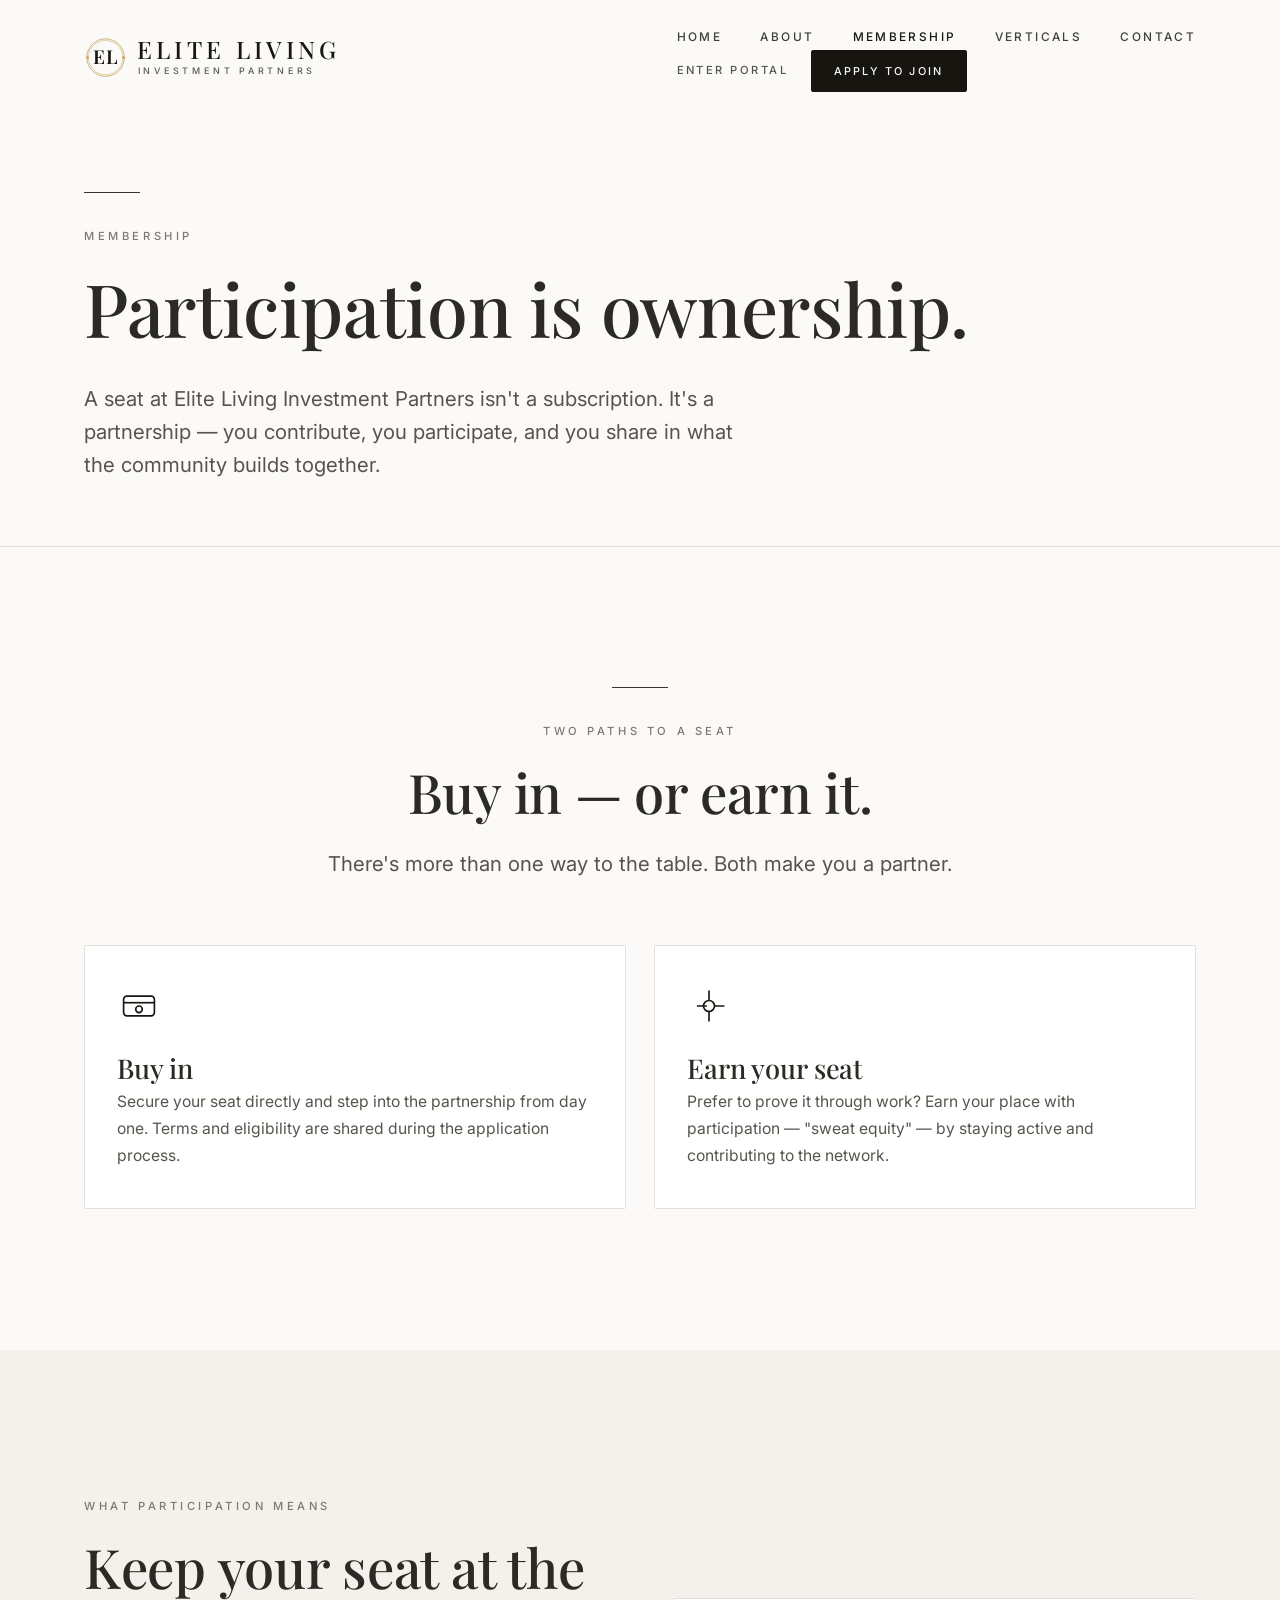
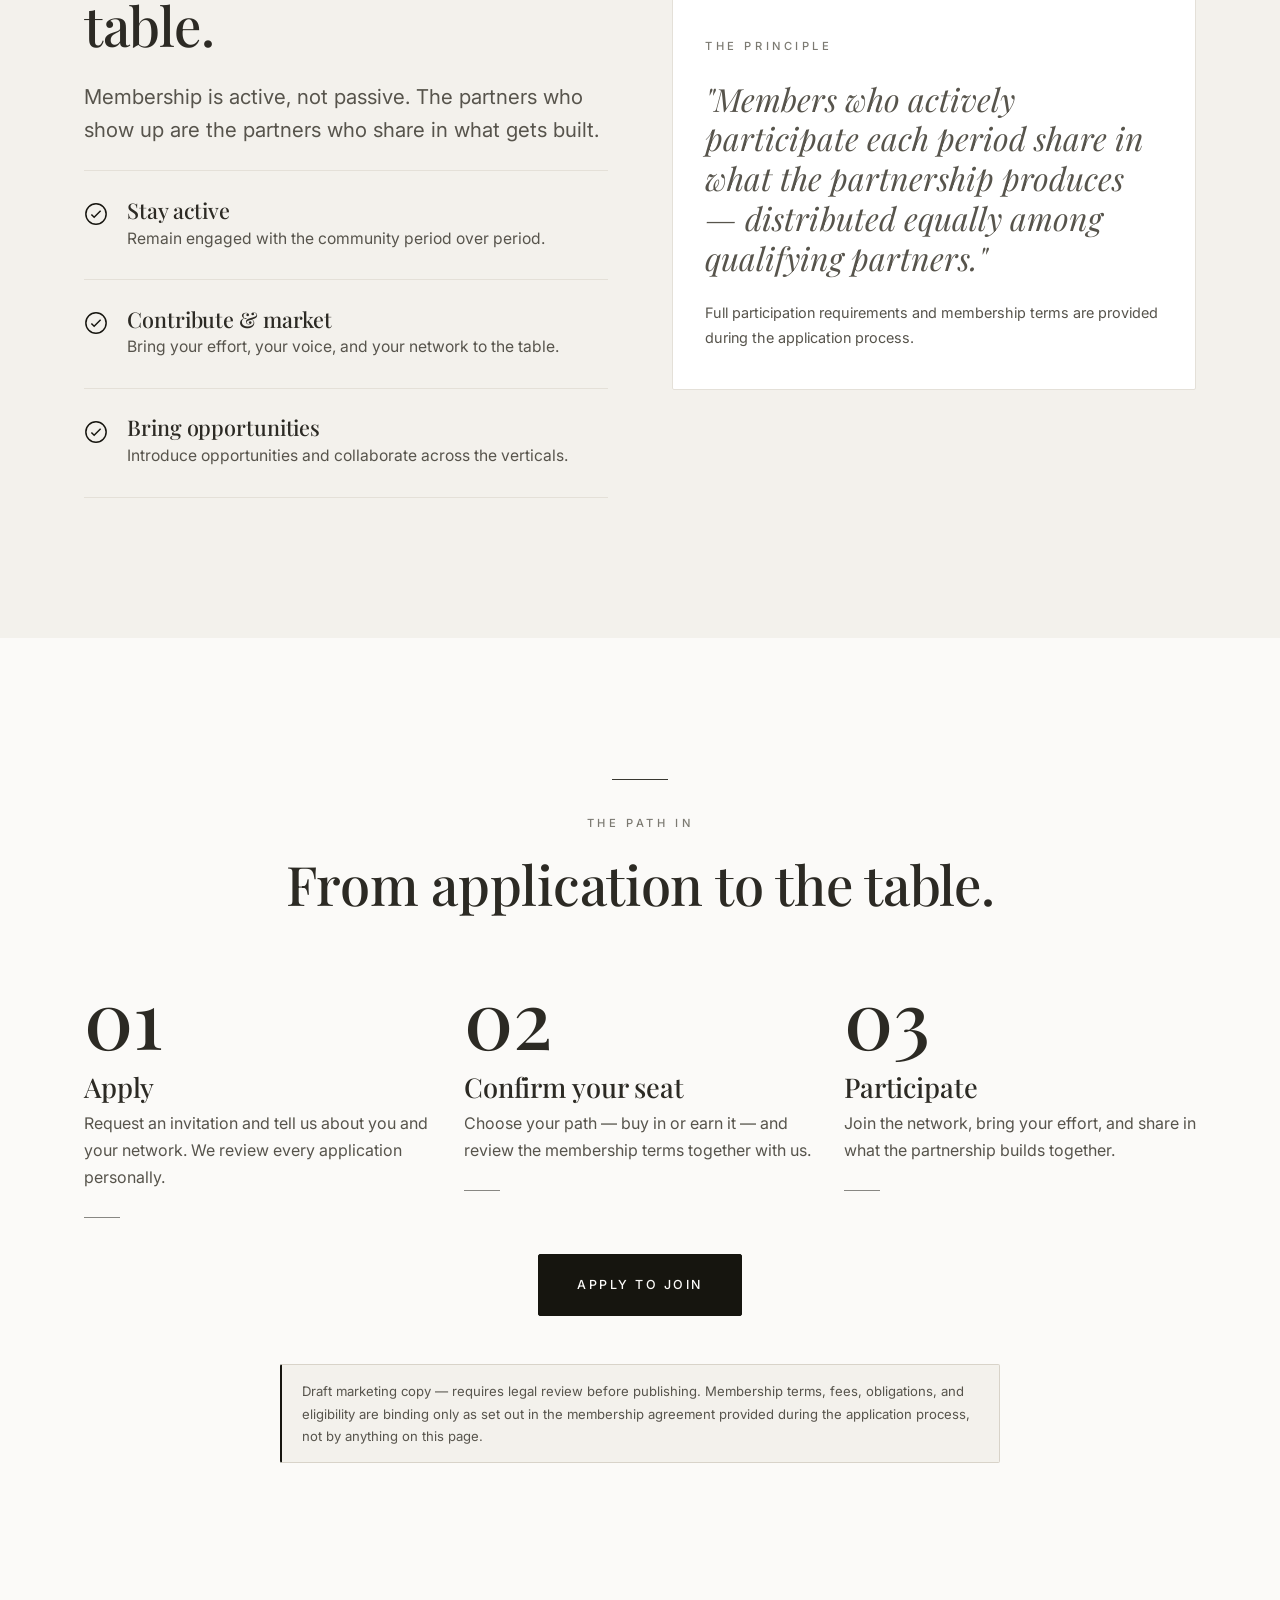
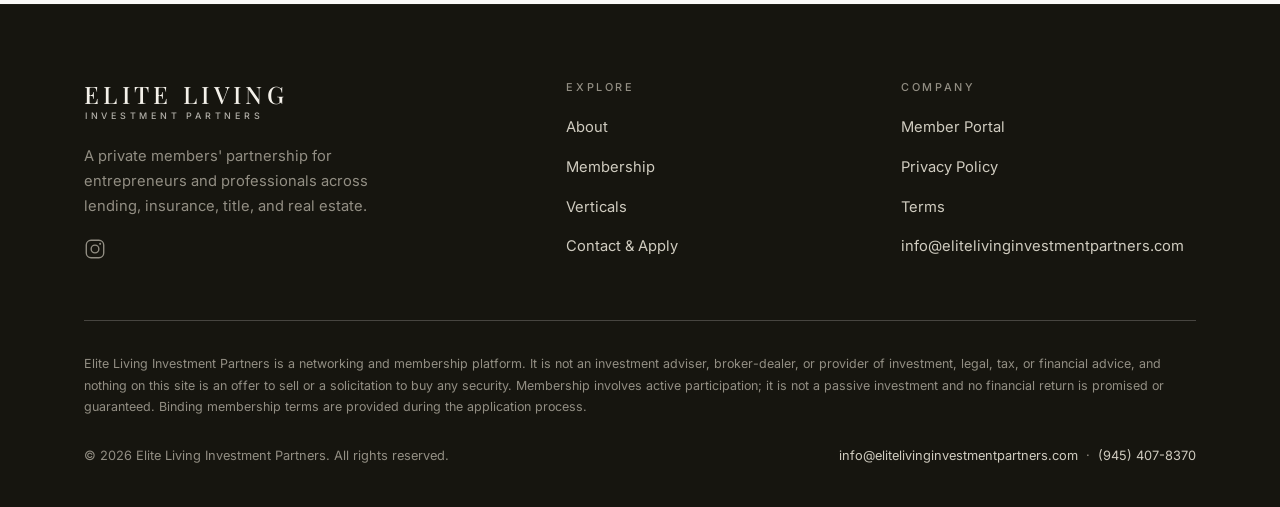
<file: membership.html>
<!doctype html>
<html lang="en">
<head>
  <meta charset="utf-8" />
  <meta name="viewport" content="width=device-width, initial-scale=1" />
  <title>Membership — Elite Living Investment Partners</title>
  <meta name="description" content="How membership works at Elite Living Investment Partners: two paths to a seat — buy in or earn it through participation — and what it means to be a partner." />
  <meta name="theme-color" content="#FBFAF8" />
  <link rel="canonical" href="https://elitelivinginvestmentpartners.com/membership.html" />
  <meta property="og:type" content="website" />
  <meta property="og:site_name" content="Elite Living Investment Partners" />
  <meta property="og:title" content="Membership — Elite Living Investment Partners" />
  <meta property="og:description" content="Two paths to a seat at the table — buy in, or earn it through participation." />
  <meta property="og:url" content="https://elitelivinginvestmentpartners.com/membership.html" />
  <meta property="og:image" content="https://elitelivinginvestmentpartners.com/assets/og-image.png" />
  <meta name="twitter:card" content="summary_large_image" />
  <link rel="icon" href="assets/favicon.svg" type="image/svg+xml" />
  <link rel="apple-touch-icon" href="assets/apple-touch-icon.png" />
  <link rel="manifest" href="site.webmanifest" />
  <link rel="preconnect" href="https://fonts.googleapis.com" />
  <link rel="preconnect" href="https://fonts.gstatic.com" crossorigin />
  <link href="https://fonts.googleapis.com/css2?family=Playfair+Display:ital,wght@0,400;0,500;0,600;0,700;1,400;1,500;1,600&family=Inter:wght@300;400;500;600&display=swap" rel="stylesheet" />
  <link rel="stylesheet" href="css/styles.css" />
</head>
<body>
  <a class="skip-link" href="#main">Skip to content</a>

  <header class="site-header">
    <div class="container nav">
      <a class="brand brand--lockup" href="index.html" aria-label="Elite Living Investment Partners — home">
        <svg class="brand__mark" viewBox="0 0 240 240" aria-hidden="true">
          <g fill="none" stroke="#C2A24E"><circle cx="120" cy="120" r="104" stroke-width="4.5"/><circle cx="120" cy="120" r="95" stroke-width="2.6"/></g>
          <g fill="#C2A24E"><rect x="13.5" y="113.5" width="13" height="13" transform="rotate(45 20 120)"/><rect x="213.5" y="113.5" width="13" height="13" transform="rotate(45 220 120)"/></g>
          <text x="121" y="157" text-anchor="middle" font-family="'Playfair Display',Georgia,serif" font-weight="600" font-size="106" letter-spacing="2" fill="currentColor">EL</text>
        </svg>
        <span class="brand__text">
          <span class="brand__word">Elite Living</span>
          <span class="brand__sub">Investment Partners</span>
        </span>
      </a>
      <button class="nav__toggle" aria-label="Open menu" aria-expanded="false" aria-controls="nav-menu">
        <svg class="icon-open" viewBox="0 0 24 24" fill="none" stroke="currentColor" stroke-width="1.6"><path d="M3 6h18M3 12h18M3 18h18"/></svg>
        <svg class="icon-close" viewBox="0 0 24 24" fill="none" stroke="currentColor" stroke-width="1.6"><path d="M5 5l14 14M19 5L5 19"/></svg>
      </button>
      <div class="nav__menu" id="nav-menu">
        <ul class="nav__links">
          <li><a href="index.html">Home</a></li>
          <li><a href="about.html">About</a></li>
          <li><a href="membership.html" aria-current="page">Membership</a></li>
          <li><a href="verticals.html">Verticals</a></li>
          <li><a href="contact.html">Contact</a></li>
        </ul>
        <div class="nav__actions">
          <a class="nav__portal" href="https://www.backbossai.com/" target="_blank" rel="noopener">Enter Portal</a>
          <a class="btn btn--solid" href="contact.html">Apply to Join</a>
        </div>
      </div>
    </div>
  </header>
  <div class="nav__scrim" aria-hidden="true"></div>

  <main id="main">
    <section class="page-hero">
      <div class="container">
        <hr class="hairline" />
        <span class="eyebrow">Membership</span>
        <h1>Participation is ownership.</h1>
        <p class="lead" style="max-width:660px">A seat at Elite Living Investment Partners isn't a subscription. It's a partnership — you contribute, you participate, and you share in what the community builds together.</p>
      </div>
    </section>

    <!-- Two paths -->
    <section class="section">
      <div class="container">
        <div class="section-head section-head--center" data-reveal>
          <hr class="hairline hairline--center" />
          <span class="eyebrow">Two paths to a seat</span>
          <h2 class="h-section">Buy in — or earn it.</h2>
          <p class="lead">There's more than one way to the table. Both make you a partner.</p>
        </div>
        <div class="grid grid--2">
          <div class="card" data-reveal>
            <span class="card__icon" aria-hidden="true"><svg viewBox="0 0 40 40" fill="none" stroke="currentColor" stroke-width="1.5"><rect x="6" y="11" width="28" height="18" rx="3"/><path d="M6 17h28"/><circle cx="20" cy="23" r="3"/></svg></span>
            <h3>Buy in</h3>
            <p>Secure your seat directly and step into the partnership from day one. Terms and eligibility are shared during the application process.</p>
          </div>
          <div class="card" data-reveal>
            <span class="card__icon" aria-hidden="true"><svg viewBox="0 0 40 40" fill="none" stroke="currentColor" stroke-width="1.5"><path d="M20 6v9M20 25v9M9 20h9M25 20h9"/><circle cx="20" cy="20" r="5"/></svg></span>
            <h3>Earn your seat</h3>
            <p>Prefer to prove it through work? Earn your place with participation — "sweat equity" — by staying active and contributing to the network.</p>
          </div>
        </div>
      </div>
    </section>

    <!-- What participation means -->
    <section class="section section--raise">
      <div class="container">
        <div class="split">
          <div data-reveal>
            <span class="eyebrow">What participation means</span>
            <h2 class="h-section">Keep your seat at the table.</h2>
            <p class="lead">Membership is active, not passive. The partners who show up are the partners who share in what gets built.</p>
            <div style="margin-top:1.5rem">
              <div class="benefit"><span class="benefit__mark" aria-hidden="true"><svg viewBox="0 0 26 26" fill="none" stroke="currentColor" stroke-width="1.6"><circle cx="13" cy="13" r="11"/><path d="M8 13.5l3 3 7-7"/></svg></span><div><h3>Stay active</h3><p>Remain engaged with the community period over period.</p></div></div>
              <div class="benefit"><span class="benefit__mark" aria-hidden="true"><svg viewBox="0 0 26 26" fill="none" stroke="currentColor" stroke-width="1.6"><circle cx="13" cy="13" r="11"/><path d="M8 13.5l3 3 7-7"/></svg></span><div><h3>Contribute &amp; market</h3><p>Bring your effort, your voice, and your network to the table.</p></div></div>
              <div class="benefit"><span class="benefit__mark" aria-hidden="true"><svg viewBox="0 0 26 26" fill="none" stroke="currentColor" stroke-width="1.6"><circle cx="13" cy="13" r="11"/><path d="M8 13.5l3 3 7-7"/></svg></span><div><h3>Bring opportunities</h3><p>Introduce opportunities and collaborate across the verticals.</p></div></div>
            </div>
          </div>
          <div data-reveal>
            <div class="card" style="height:100%;display:flex;flex-direction:column;justify-content:center">
              <span class="eyebrow">The principle</span>
              <p class="quote__text" style="font-size:clamp(1.4rem,3vw,2rem);text-align:left;margin-bottom:0.5rem">"Members who actively participate each period share in what the partnership produces — distributed equally among qualifying partners."</p>
              <p class="muted" style="font-size:0.9rem;margin-top:1rem">Full participation requirements and membership terms are provided during the application process.</p>
            </div>
          </div>
        </div>
      </div>
    </section>

    <!-- How it flows -->
    <section class="section">
      <div class="container">
        <div class="section-head section-head--center" data-reveal>
          <hr class="hairline hairline--center" />
          <span class="eyebrow">The path in</span>
          <h2 class="h-section">From application to the table.</h2>
        </div>
        <div class="grid grid--3">
          <div class="step" data-reveal><span class="step__num">01</span><h3>Apply</h3><p>Request an invitation and tell us about you and your network. We review every application personally.</p></div>
          <div class="step" data-reveal><span class="step__num">02</span><h3>Confirm your seat</h3><p>Choose your path — buy in or earn it — and review the membership terms together with us.</p></div>
          <div class="step" data-reveal><span class="step__num">03</span><h3>Participate</h3><p>Join the network, bring your effort, and share in what the partnership builds together.</p></div>
        </div>
        <div class="cta-row cta-row--center" data-reveal>
          <a class="btn btn--solid btn--lg" href="contact.html">Apply to Join</a>
        </div>
        <div style="max-width:720px;margin:3rem auto 0" data-reveal>
          <p class="notice">Draft marketing copy — requires legal review before publishing. Membership terms, fees, obligations, and eligibility are binding only as set out in the membership agreement provided during the application process, not by anything on this page.</p>
        </div>
      </div>
    </section>
  </main>

  <footer class="site-footer">
    <div class="container">
      <div class="footer__top">
        <div class="footer__brand">
          <a class="brand" href="index.html" aria-label="Elite Living Investment Partners — home">
        <span class="brand__word">Elite Living</span>
        <span class="brand__sub">Investment Partners</span>
      </a>
          <p>A private members' partnership for entrepreneurs and professionals across lending, insurance, title, and real estate.</p>
          <p class="footer__social">
            <a href="https://www.instagram.com/eltinvstpartners/" target="_blank" rel="noopener" aria-label="Follow Elite Living Investment Partners on Instagram">
              <svg viewBox="0 0 24 24" width="22" height="22" fill="none" stroke="currentColor" stroke-width="1.5" stroke-linecap="round" stroke-linejoin="round" aria-hidden="true"><rect x="2.5" y="2.5" width="19" height="19" rx="5.2"/><circle cx="12" cy="12" r="4.2"/><circle cx="17.6" cy="6.4" r="1.1" fill="currentColor" stroke="none"/></svg>
            </a>
          </p>
        </div>
        <div class="footer__col"><h4>Explore</h4><ul><li><a href="about.html">About</a></li><li><a href="membership.html">Membership</a></li><li><a href="verticals.html">Verticals</a></li><li><a href="contact.html">Contact &amp; Apply</a></li></ul></div>
        <div class="footer__col"><h4>Company</h4><ul><li><a href="https://www.backbossai.com/" target="_blank" rel="noopener">Member Portal</a></li><li><a href="privacy.html">Privacy Policy</a></li><li><a href="terms.html">Terms</a></li><li><a href="mailto:info@elitelivinginvestmentpartners.com">info@elitelivinginvestmentpartners.com</a></li></ul></div>
      </div>
      <p class="footer__disclaimer">Elite Living Investment Partners is a networking and membership platform. It is not an investment adviser, broker-dealer, or provider of investment, legal, tax, or financial advice, and nothing on this site is an offer to sell or a solicitation to buy any security. Membership involves active participation; it is not a passive investment and no financial return is promised or guaranteed. Binding membership terms are provided during the application process.</p>
      <div class="footer__bottom">
        <span>&copy; <span data-year>2026</span> Elite Living Investment Partners. All rights reserved.</span>
        <span class="footer__contact"><a href="mailto:info@elitelivinginvestmentpartners.com">info@elitelivinginvestmentpartners.com</a> &nbsp;&middot;&nbsp; <a href="tel:+19454078370">(945)&nbsp;407-8370</a></span>
      </div>
    </div>
  </footer>
  <script src="js/main.js"></script>
</body>
</html>
</file>
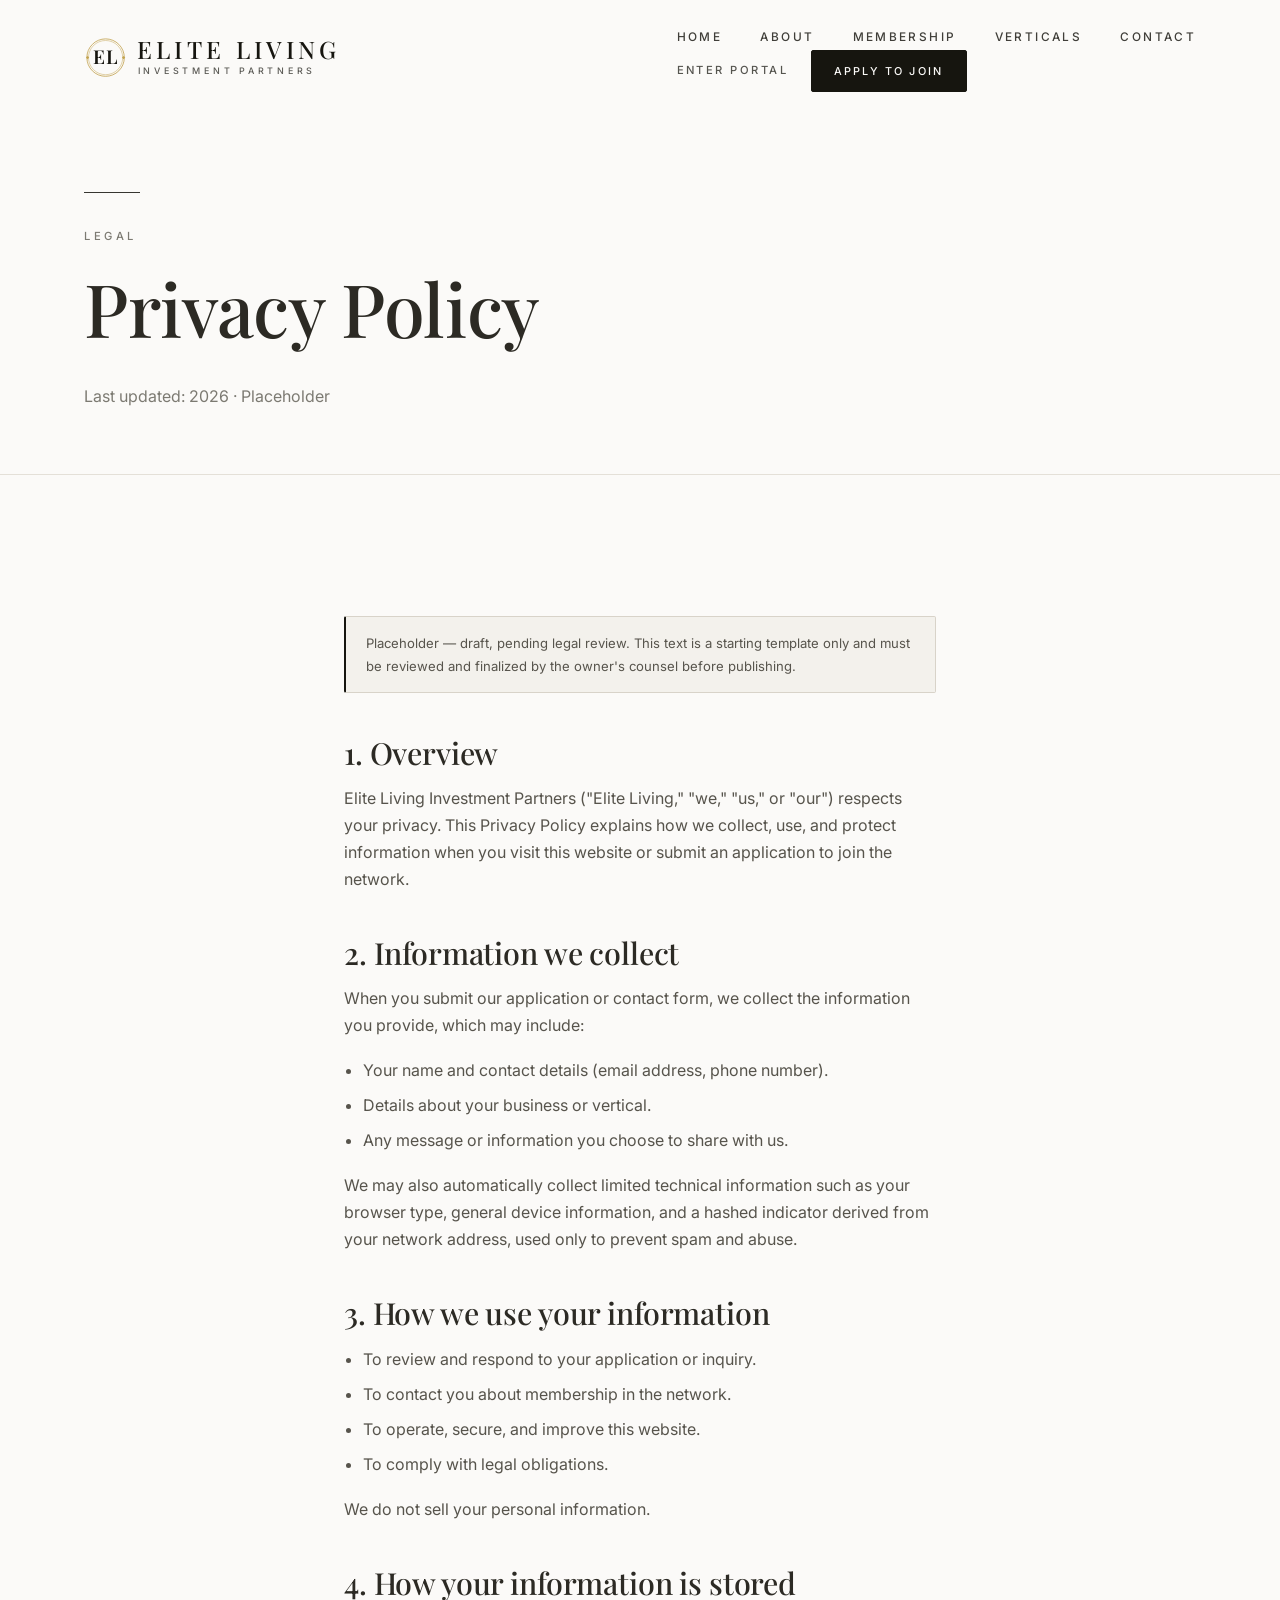
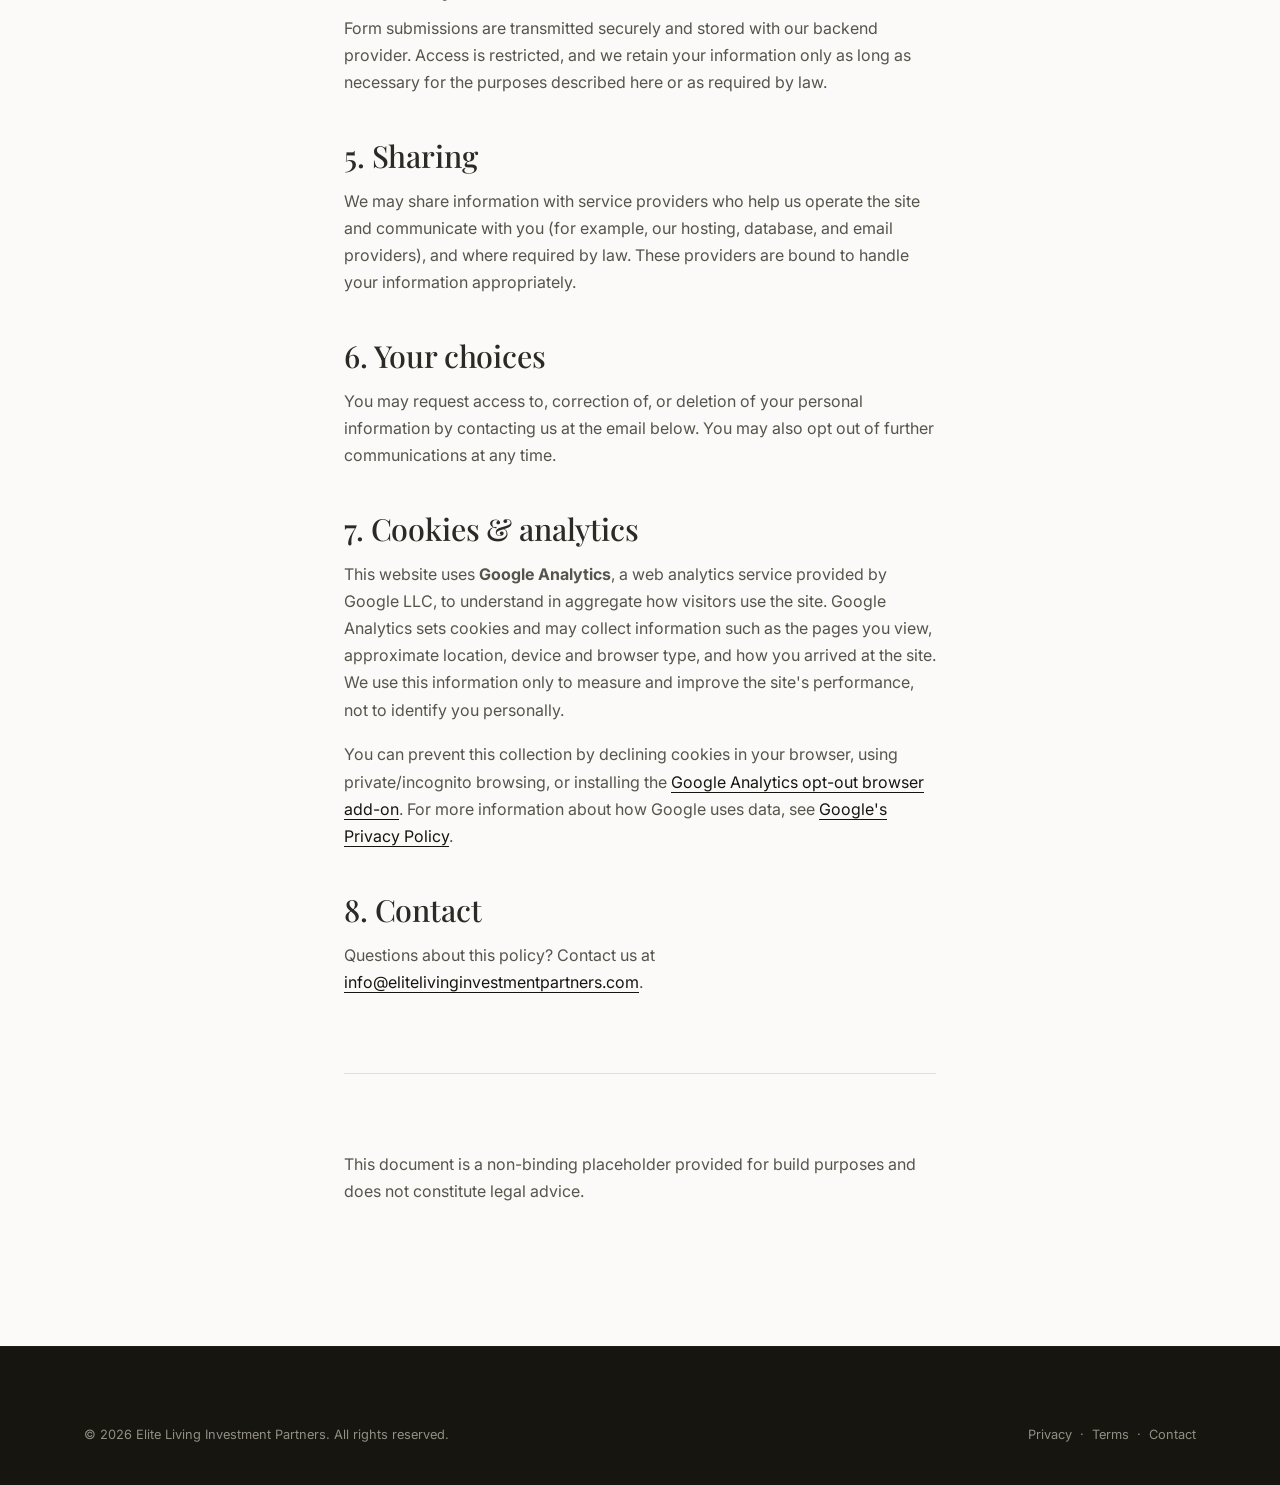
<file: privacy.html>
<!doctype html>
<html lang="en">
<head>
  <meta charset="utf-8" />
  <meta name="viewport" content="width=device-width, initial-scale=1" />
  <title>Privacy Policy — Elite Living Investment Partners</title>
  <meta name="description" content="Privacy Policy for Elite Living Investment Partners (placeholder — pending legal review)." />
  <meta name="robots" content="noindex" />
  <meta name="theme-color" content="#FBFAF8" />
  <link rel="canonical" href="https://elitelivinginvestmentpartners.com/privacy.html" />
  <link rel="icon" href="assets/favicon.svg" type="image/svg+xml" />
  <link rel="apple-touch-icon" href="assets/apple-touch-icon.png" />
  <link rel="manifest" href="site.webmanifest" />
  <link rel="preconnect" href="https://fonts.googleapis.com" />
  <link rel="preconnect" href="https://fonts.gstatic.com" crossorigin />
  <link href="https://fonts.googleapis.com/css2?family=Playfair+Display:ital,wght@0,400;0,500;0,600;0,700;1,400;1,500;1,600&family=Inter:wght@300;400;500;600&display=swap" rel="stylesheet" />
  <link rel="stylesheet" href="css/styles.css" />
</head>
<body>
  <a class="skip-link" href="#main">Skip to content</a>

  <header class="site-header">
    <div class="container nav">
      <a class="brand brand--lockup" href="index.html" aria-label="Elite Living Investment Partners — home">
        <svg class="brand__mark" viewBox="0 0 240 240" aria-hidden="true">
          <g fill="none" stroke="#C2A24E"><circle cx="120" cy="120" r="104" stroke-width="4.5"/><circle cx="120" cy="120" r="95" stroke-width="2.6"/></g>
          <g fill="#C2A24E"><rect x="13.5" y="113.5" width="13" height="13" transform="rotate(45 20 120)"/><rect x="213.5" y="113.5" width="13" height="13" transform="rotate(45 220 120)"/></g>
          <text x="121" y="157" text-anchor="middle" font-family="'Playfair Display',Georgia,serif" font-weight="600" font-size="106" letter-spacing="2" fill="currentColor">EL</text>
        </svg>
        <span class="brand__text">
          <span class="brand__word">Elite Living</span>
          <span class="brand__sub">Investment Partners</span>
        </span>
      </a>
      <button class="nav__toggle" aria-label="Open menu" aria-expanded="false" aria-controls="nav-menu">
        <svg class="icon-open" viewBox="0 0 24 24" fill="none" stroke="currentColor" stroke-width="1.6"><path d="M3 6h18M3 12h18M3 18h18"/></svg>
        <svg class="icon-close" viewBox="0 0 24 24" fill="none" stroke="currentColor" stroke-width="1.6"><path d="M5 5l14 14M19 5L5 19"/></svg>
      </button>
      <div class="nav__menu" id="nav-menu">
        <ul class="nav__links">
          <li><a href="index.html">Home</a></li>
          <li><a href="about.html">About</a></li>
          <li><a href="membership.html">Membership</a></li>
          <li><a href="verticals.html">Verticals</a></li>
          <li><a href="contact.html">Contact</a></li>
        </ul>
        <div class="nav__actions">
          <a class="nav__portal" href="https://www.backbossai.com/" target="_blank" rel="noopener">Enter Portal</a>
          <a class="btn btn--solid" href="contact.html">Apply to Join</a>
        </div>
      </div>
    </div>
  </header>
  <div class="nav__scrim" aria-hidden="true"></div>

  <main id="main">
    <section class="page-hero">
      <div class="container">
        <hr class="hairline" />
        <span class="eyebrow">Legal</span>
        <h1>Privacy Policy</h1>
        <p class="muted">Last updated: <span data-year>2026</span> &middot; Placeholder</p>
      </div>
    </section>

    <section class="section">
      <div class="container prose">
        <p class="notice">Placeholder — draft, pending legal review. This text is a starting template only and must be reviewed and finalized by the owner's counsel before publishing.</p>

        <h2>1. Overview</h2>
        <p>Elite Living Investment Partners ("Elite Living," "we," "us," or "our") respects your privacy. This Privacy Policy explains how we collect, use, and protect information when you visit this website or submit an application to join the network.</p>

        <h2>2. Information we collect</h2>
        <p>When you submit our application or contact form, we collect the information you provide, which may include:</p>
        <ul>
          <li>Your name and contact details (email address, phone number).</li>
          <li>Details about your business or vertical.</li>
          <li>Any message or information you choose to share with us.</li>
        </ul>
        <p>We may also automatically collect limited technical information such as your browser type, general device information, and a hashed indicator derived from your network address, used only to prevent spam and abuse.</p>

        <h2>3. How we use your information</h2>
        <ul>
          <li>To review and respond to your application or inquiry.</li>
          <li>To contact you about membership in the network.</li>
          <li>To operate, secure, and improve this website.</li>
          <li>To comply with legal obligations.</li>
        </ul>
        <p>We do not sell your personal information.</p>

        <h2>4. How your information is stored</h2>
        <p>Form submissions are transmitted securely and stored with our backend provider. Access is restricted, and we retain your information only as long as necessary for the purposes described here or as required by law.</p>

        <h2>5. Sharing</h2>
        <p>We may share information with service providers who help us operate the site and communicate with you (for example, our hosting, database, and email providers), and where required by law. These providers are bound to handle your information appropriately.</p>

        <h2>6. Your choices</h2>
        <p>You may request access to, correction of, or deletion of your personal information by contacting us at the email below. You may also opt out of further communications at any time.</p>

        <h2>7. Cookies &amp; analytics</h2>
        <p>This website uses <strong>Google Analytics</strong>, a web analytics service provided by Google LLC, to understand in aggregate how visitors use the site. Google Analytics sets cookies and may collect information such as the pages you view, approximate location, device and browser type, and how you arrived at the site. We use this information only to measure and improve the site's performance, not to identify you personally.</p>
        <p>You can prevent this collection by declining cookies in your browser, using private/incognito browsing, or installing the <a href="https://tools.google.com/dlpage/gaoptout" target="_blank" rel="noopener">Google Analytics opt-out browser add-on</a>. For more information about how Google uses data, see <a href="https://policies.google.com/privacy" target="_blank" rel="noopener">Google's Privacy Policy</a>.</p>

        <h2>8. Contact</h2>
        <p>Questions about this policy? Contact us at <a href="mailto:info@elitelivinginvestmentpartners.com">info@elitelivinginvestmentpartners.com</a>.</p>

        <hr class="divider" />
        <p class="muted">This document is a non-binding placeholder provided for build purposes and does not constitute legal advice.</p>
      </div>
    </section>
  </main>

  <footer class="site-footer">
    <div class="container">
      <div class="footer__bottom" style="border-top:0;margin-top:0">
        <span>&copy; <span data-year>2026</span> Elite Living Investment Partners. All rights reserved.</span>
        <span><a href="privacy.html" style="color:var(--cream-faint)">Privacy</a> &nbsp;·&nbsp; <a href="terms.html" style="color:var(--cream-faint)">Terms</a> &nbsp;·&nbsp; <a href="contact.html" style="color:var(--cream-faint)">Contact</a></span>
      </div>
    </div>
  </footer>
  <script src="js/main.js"></script>
</body>
</html>
</file>
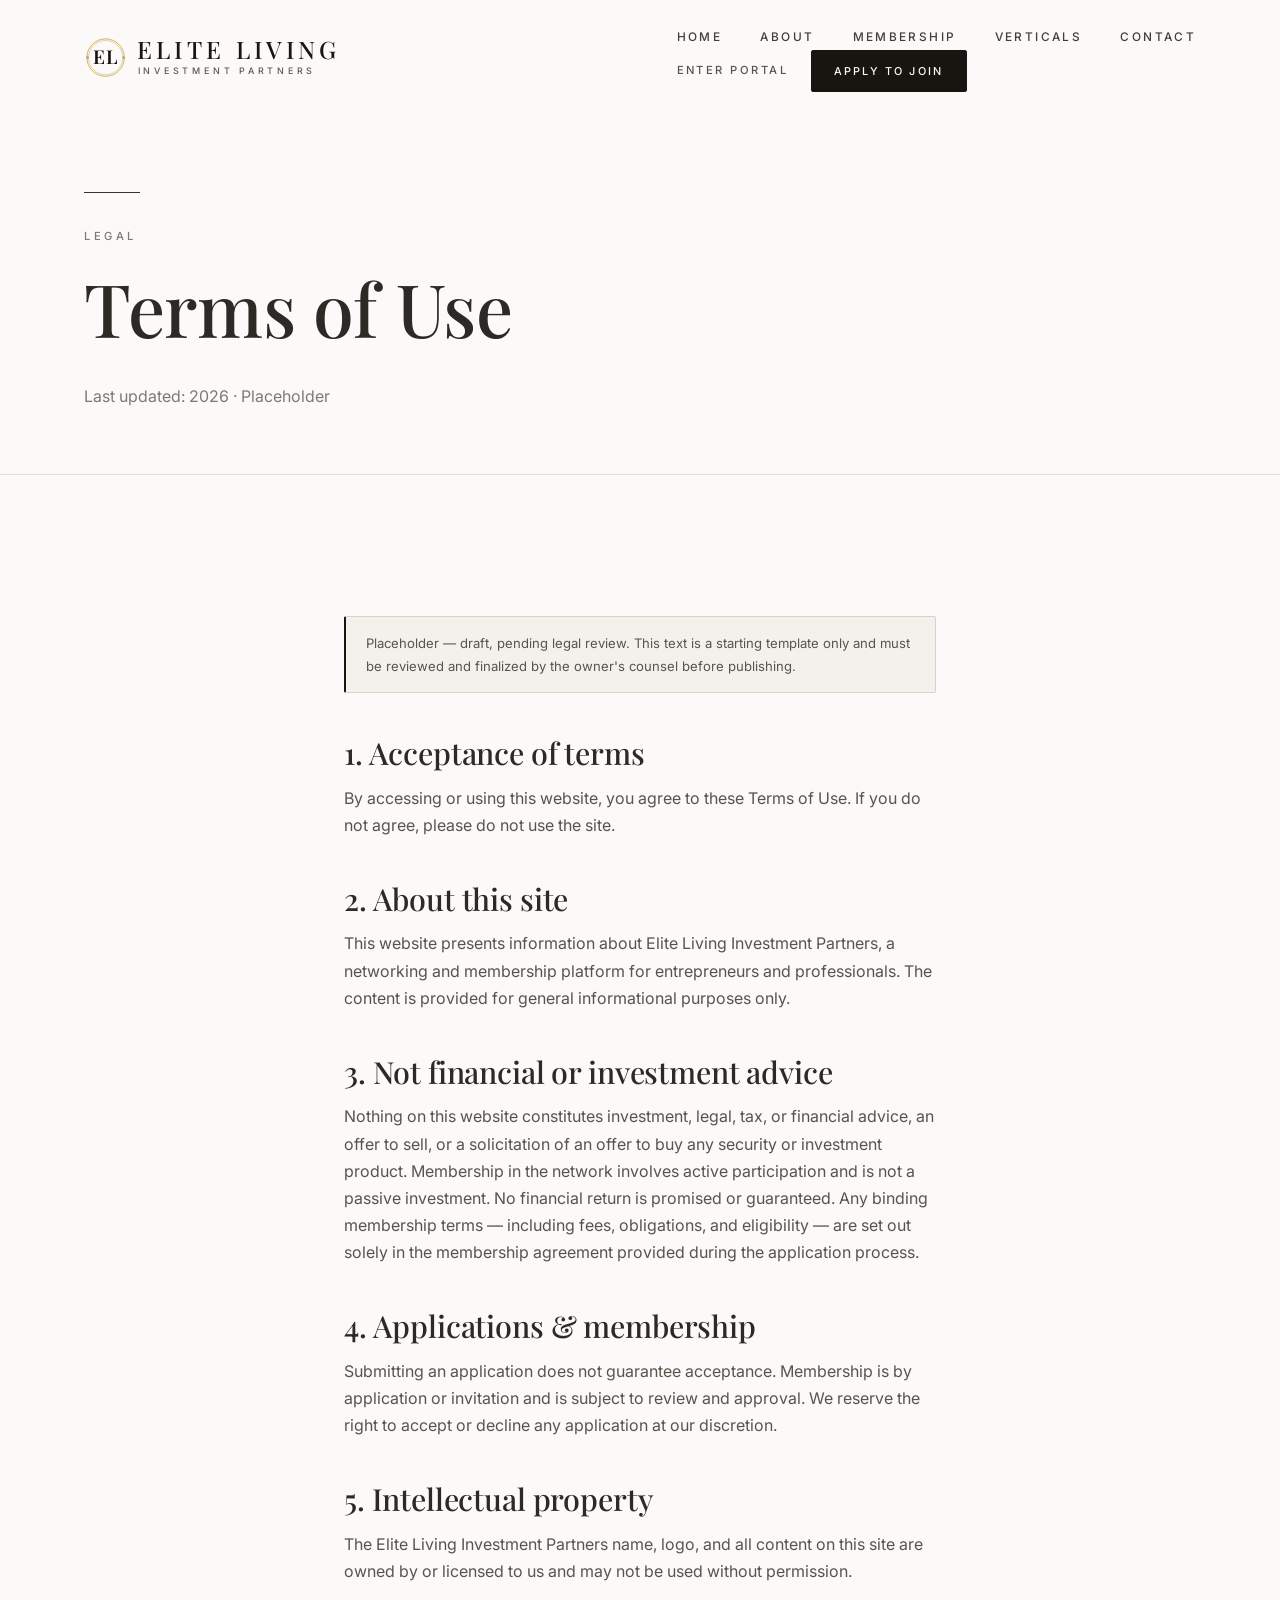
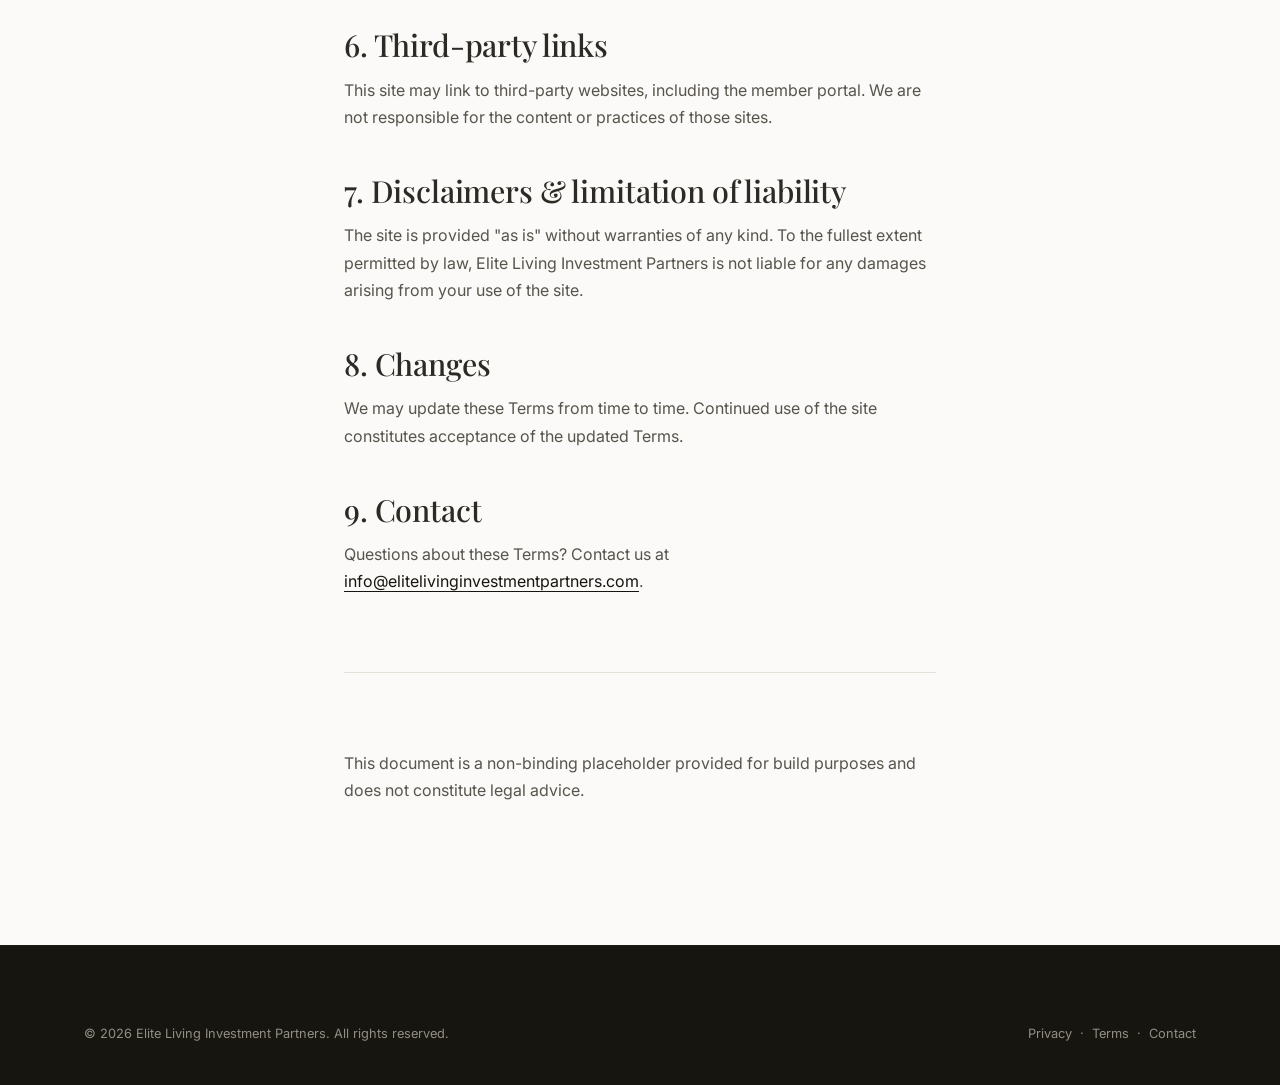
<file: terms.html>
<!doctype html>
<html lang="en">
<head>
  <meta charset="utf-8" />
  <meta name="viewport" content="width=device-width, initial-scale=1" />
  <title>Terms — Elite Living Investment Partners</title>
  <meta name="description" content="Terms of Use for Elite Living Investment Partners (placeholder — pending legal review)." />
  <meta name="robots" content="noindex" />
  <meta name="theme-color" content="#FBFAF8" />
  <link rel="canonical" href="https://elitelivinginvestmentpartners.com/terms.html" />
  <link rel="icon" href="assets/favicon.svg" type="image/svg+xml" />
  <link rel="apple-touch-icon" href="assets/apple-touch-icon.png" />
  <link rel="manifest" href="site.webmanifest" />
  <link rel="preconnect" href="https://fonts.googleapis.com" />
  <link rel="preconnect" href="https://fonts.gstatic.com" crossorigin />
  <link href="https://fonts.googleapis.com/css2?family=Playfair+Display:ital,wght@0,400;0,500;0,600;0,700;1,400;1,500;1,600&family=Inter:wght@300;400;500;600&display=swap" rel="stylesheet" />
  <link rel="stylesheet" href="css/styles.css" />
</head>
<body>
  <a class="skip-link" href="#main">Skip to content</a>

  <header class="site-header">
    <div class="container nav">
      <a class="brand brand--lockup" href="index.html" aria-label="Elite Living Investment Partners — home">
        <svg class="brand__mark" viewBox="0 0 240 240" aria-hidden="true">
          <g fill="none" stroke="#C2A24E"><circle cx="120" cy="120" r="104" stroke-width="4.5"/><circle cx="120" cy="120" r="95" stroke-width="2.6"/></g>
          <g fill="#C2A24E"><rect x="13.5" y="113.5" width="13" height="13" transform="rotate(45 20 120)"/><rect x="213.5" y="113.5" width="13" height="13" transform="rotate(45 220 120)"/></g>
          <text x="121" y="157" text-anchor="middle" font-family="'Playfair Display',Georgia,serif" font-weight="600" font-size="106" letter-spacing="2" fill="currentColor">EL</text>
        </svg>
        <span class="brand__text">
          <span class="brand__word">Elite Living</span>
          <span class="brand__sub">Investment Partners</span>
        </span>
      </a>
      <button class="nav__toggle" aria-label="Open menu" aria-expanded="false" aria-controls="nav-menu">
        <svg class="icon-open" viewBox="0 0 24 24" fill="none" stroke="currentColor" stroke-width="1.6"><path d="M3 6h18M3 12h18M3 18h18"/></svg>
        <svg class="icon-close" viewBox="0 0 24 24" fill="none" stroke="currentColor" stroke-width="1.6"><path d="M5 5l14 14M19 5L5 19"/></svg>
      </button>
      <div class="nav__menu" id="nav-menu">
        <ul class="nav__links">
          <li><a href="index.html">Home</a></li>
          <li><a href="about.html">About</a></li>
          <li><a href="membership.html">Membership</a></li>
          <li><a href="verticals.html">Verticals</a></li>
          <li><a href="contact.html">Contact</a></li>
        </ul>
        <div class="nav__actions">
          <a class="nav__portal" href="https://www.backbossai.com/" target="_blank" rel="noopener">Enter Portal</a>
          <a class="btn btn--solid" href="contact.html">Apply to Join</a>
        </div>
      </div>
    </div>
  </header>
  <div class="nav__scrim" aria-hidden="true"></div>

  <main id="main">
    <section class="page-hero">
      <div class="container">
        <hr class="hairline" />
        <span class="eyebrow">Legal</span>
        <h1>Terms of Use</h1>
        <p class="muted">Last updated: <span data-year>2026</span> &middot; Placeholder</p>
      </div>
    </section>

    <section class="section">
      <div class="container prose">
        <p class="notice">Placeholder — draft, pending legal review. This text is a starting template only and must be reviewed and finalized by the owner's counsel before publishing.</p>

        <h2>1. Acceptance of terms</h2>
        <p>By accessing or using this website, you agree to these Terms of Use. If you do not agree, please do not use the site.</p>

        <h2>2. About this site</h2>
        <p>This website presents information about Elite Living Investment Partners, a networking and membership platform for entrepreneurs and professionals. The content is provided for general informational purposes only.</p>

        <h2>3. Not financial or investment advice</h2>
        <p>Nothing on this website constitutes investment, legal, tax, or financial advice, an offer to sell, or a solicitation of an offer to buy any security or investment product. Membership in the network involves active participation and is not a passive investment. No financial return is promised or guaranteed. Any binding membership terms — including fees, obligations, and eligibility — are set out solely in the membership agreement provided during the application process.</p>

        <h2>4. Applications &amp; membership</h2>
        <p>Submitting an application does not guarantee acceptance. Membership is by application or invitation and is subject to review and approval. We reserve the right to accept or decline any application at our discretion.</p>

        <h2>5. Intellectual property</h2>
        <p>The Elite Living Investment Partners name, logo, and all content on this site are owned by or licensed to us and may not be used without permission.</p>

        <h2>6. Third-party links</h2>
        <p>This site may link to third-party websites, including the member portal. We are not responsible for the content or practices of those sites.</p>

        <h2>7. Disclaimers &amp; limitation of liability</h2>
        <p>The site is provided "as is" without warranties of any kind. To the fullest extent permitted by law, Elite Living Investment Partners is not liable for any damages arising from your use of the site.</p>

        <h2>8. Changes</h2>
        <p>We may update these Terms from time to time. Continued use of the site constitutes acceptance of the updated Terms.</p>

        <h2>9. Contact</h2>
        <p>Questions about these Terms? Contact us at <a href="mailto:info@elitelivinginvestmentpartners.com">info@elitelivinginvestmentpartners.com</a>.</p>

        <hr class="divider" />
        <p class="muted">This document is a non-binding placeholder provided for build purposes and does not constitute legal advice.</p>
      </div>
    </section>
  </main>

  <footer class="site-footer">
    <div class="container">
      <div class="footer__bottom" style="border-top:0;margin-top:0">
        <span>&copy; <span data-year>2026</span> Elite Living Investment Partners. All rights reserved.</span>
        <span><a href="privacy.html" style="color:var(--cream-faint)">Privacy</a> &nbsp;·&nbsp; <a href="terms.html" style="color:var(--cream-faint)">Terms</a> &nbsp;·&nbsp; <a href="contact.html" style="color:var(--cream-faint)">Contact</a></span>
      </div>
    </div>
  </footer>
  <script src="js/main.js"></script>
</body>
</html>
</file>
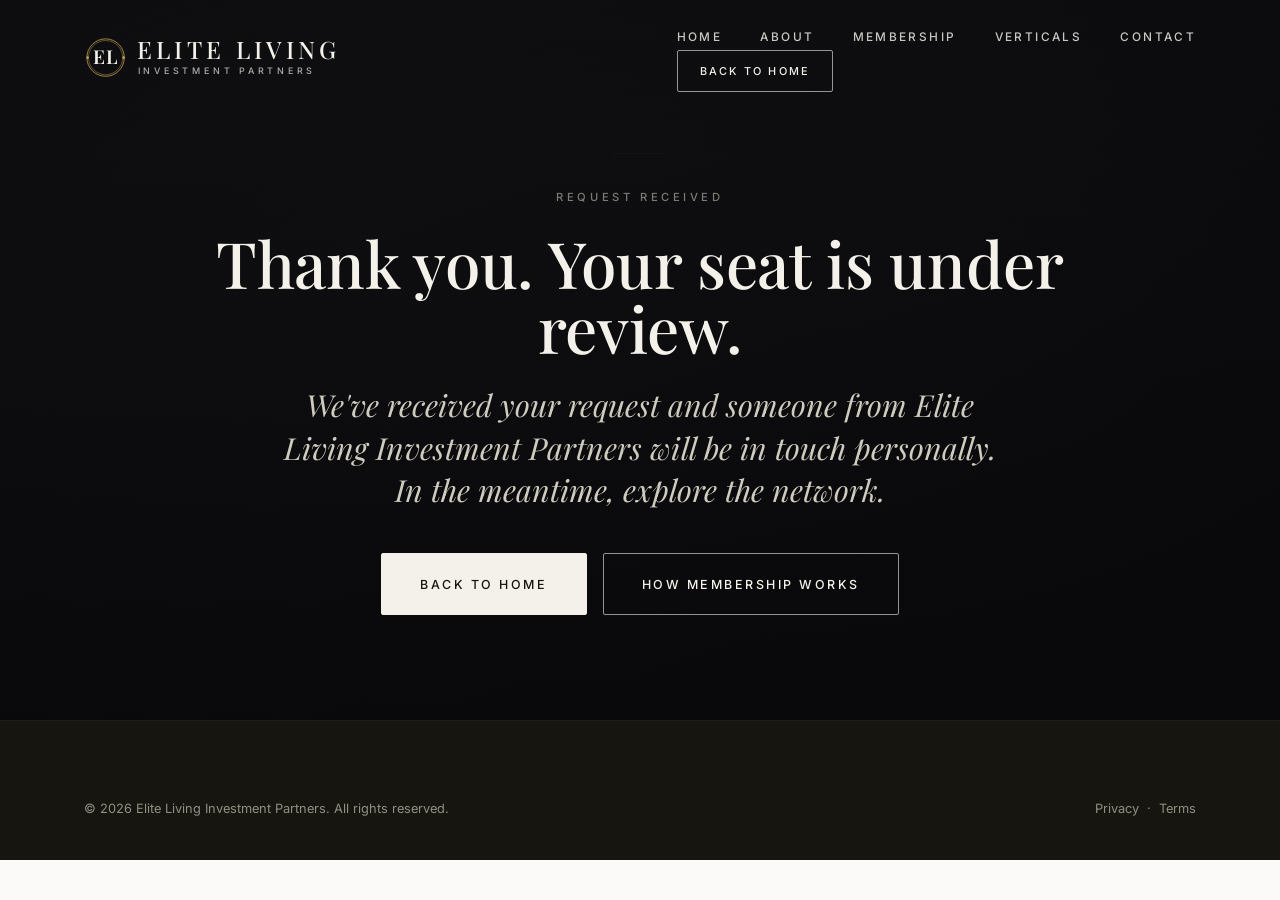
<file: thank-you.html>
<!doctype html>
<html lang="en">
<head>
  <meta charset="utf-8" />
  <meta name="viewport" content="width=device-width, initial-scale=1" />
  <title>Thank you — Elite Living Investment Partners</title>
  <meta name="description" content="Your request has been received. We'll be in touch about a seat at the table." />
  <meta name="robots" content="noindex" />
  <meta name="theme-color" content="#FBFAF8" />
  <link rel="icon" href="assets/favicon.svg" type="image/svg+xml" />
  <link rel="apple-touch-icon" href="assets/apple-touch-icon.png" />
  <link rel="manifest" href="site.webmanifest" />
  <link rel="preconnect" href="https://fonts.googleapis.com" />
  <link rel="preconnect" href="https://fonts.gstatic.com" crossorigin />
  <link href="https://fonts.googleapis.com/css2?family=Playfair+Display:ital,wght@0,400;0,500;0,600;0,700;1,400;1,500;1,600&family=Inter:wght@300;400;500;600&display=swap" rel="stylesheet" />
  <link rel="stylesheet" href="css/styles.css" />
</head>
<body>
  <a class="skip-link" href="#main">Skip to content</a>

  <header class="site-header site-header--overlay">
    <div class="container nav">
      <a class="brand brand--lockup" href="index.html" aria-label="Elite Living Investment Partners — home">
        <svg class="brand__mark" viewBox="0 0 240 240" aria-hidden="true">
          <g fill="none" stroke="#C2A24E"><circle cx="120" cy="120" r="104" stroke-width="4.5"/><circle cx="120" cy="120" r="95" stroke-width="2.6"/></g>
          <g fill="#C2A24E"><rect x="13.5" y="113.5" width="13" height="13" transform="rotate(45 20 120)"/><rect x="213.5" y="113.5" width="13" height="13" transform="rotate(45 220 120)"/></g>
          <text x="121" y="157" text-anchor="middle" font-family="'Playfair Display',Georgia,serif" font-weight="600" font-size="106" letter-spacing="2" fill="currentColor">EL</text>
        </svg>
        <span class="brand__text">
          <span class="brand__word">Elite Living</span>
          <span class="brand__sub">Investment Partners</span>
        </span>
      </a>
      <div class="nav__menu" id="nav-menu">
        <ul class="nav__links">
          <li><a href="index.html">Home</a></li>
          <li><a href="about.html">About</a></li>
          <li><a href="membership.html">Membership</a></li>
          <li><a href="verticals.html">Verticals</a></li>
          <li><a href="contact.html">Contact</a></li>
        </ul>
        <div class="nav__actions">
          <a class="btn btn--solid" href="index.html">Back to home</a>
        </div>
      </div>
    </div>
  </header>

  <main id="main">
    <section class="hero" style="min-height:80svh">
      <div class="hero__bg" aria-hidden="true"></div>
      <div class="container hero__inner text-center" style="margin-inline:auto">
        <hr class="hairline hairline--center" />
        <span class="eyebrow">Request received</span>
        <h1 class="hero__title" style="font-size:clamp(2.4rem,6vw,4rem)">Thank you. Your seat is under review.</h1>
        <p class="hero__sub" style="margin-inline:auto">We've received your request and someone from Elite Living Investment Partners will be in touch personally. In the meantime, explore the network.</p>
        <div class="hero__cta on-dark" style="justify-content:center">
          <a class="btn btn--solid btn--lg" href="index.html">Back to home</a>
          <a class="btn btn--line btn--lg" href="membership.html">How membership works</a>
        </div>
      </div>
    </section>
  </main>

  <footer class="site-footer">
    <div class="container">
      <div class="footer__bottom" style="margin-top:0;border-top:0">
        <span>&copy; <span data-year>2026</span> Elite Living Investment Partners. All rights reserved.</span>
        <span><a href="privacy.html" style="color:var(--cream-faint)">Privacy</a> &nbsp;·&nbsp; <a href="terms.html" style="color:var(--cream-faint)">Terms</a></span>
      </div>
    </div>
  </footer>
  <script src="js/main.js"></script>
</body>
</html>
</file>
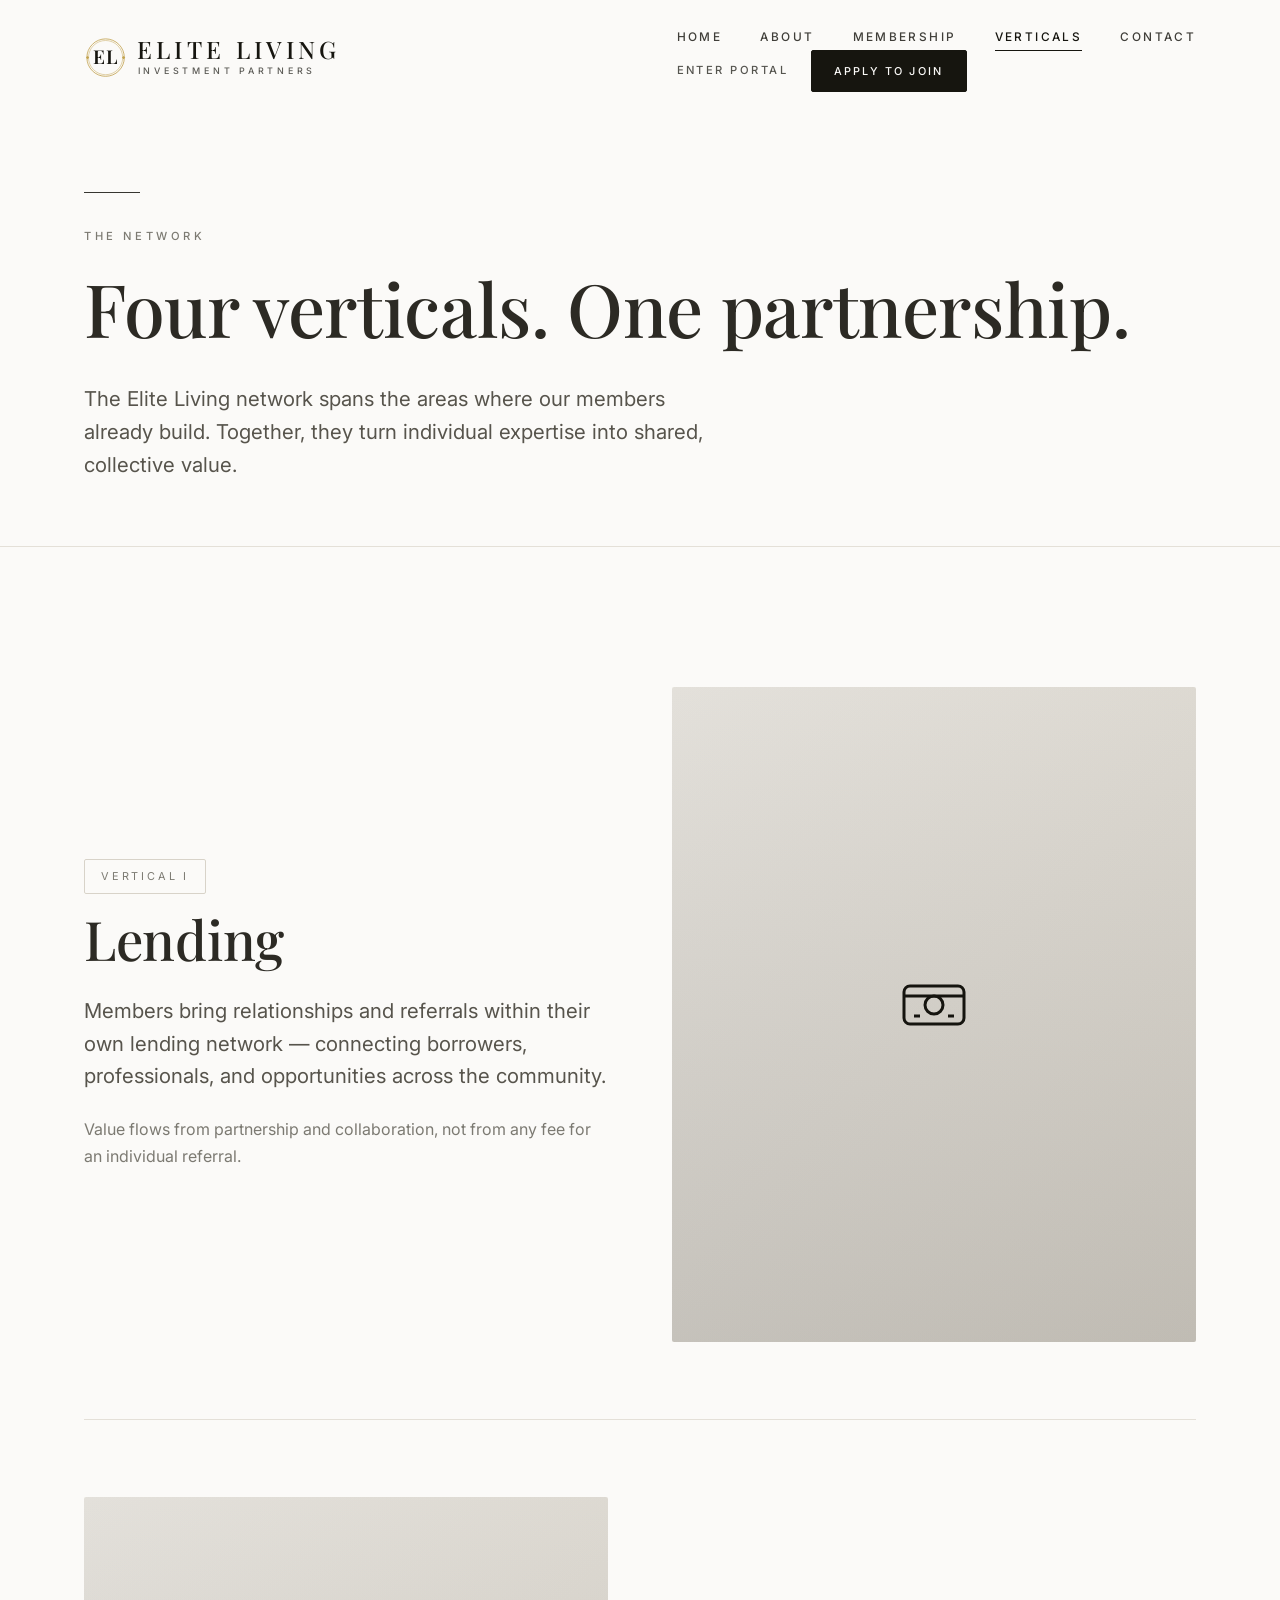
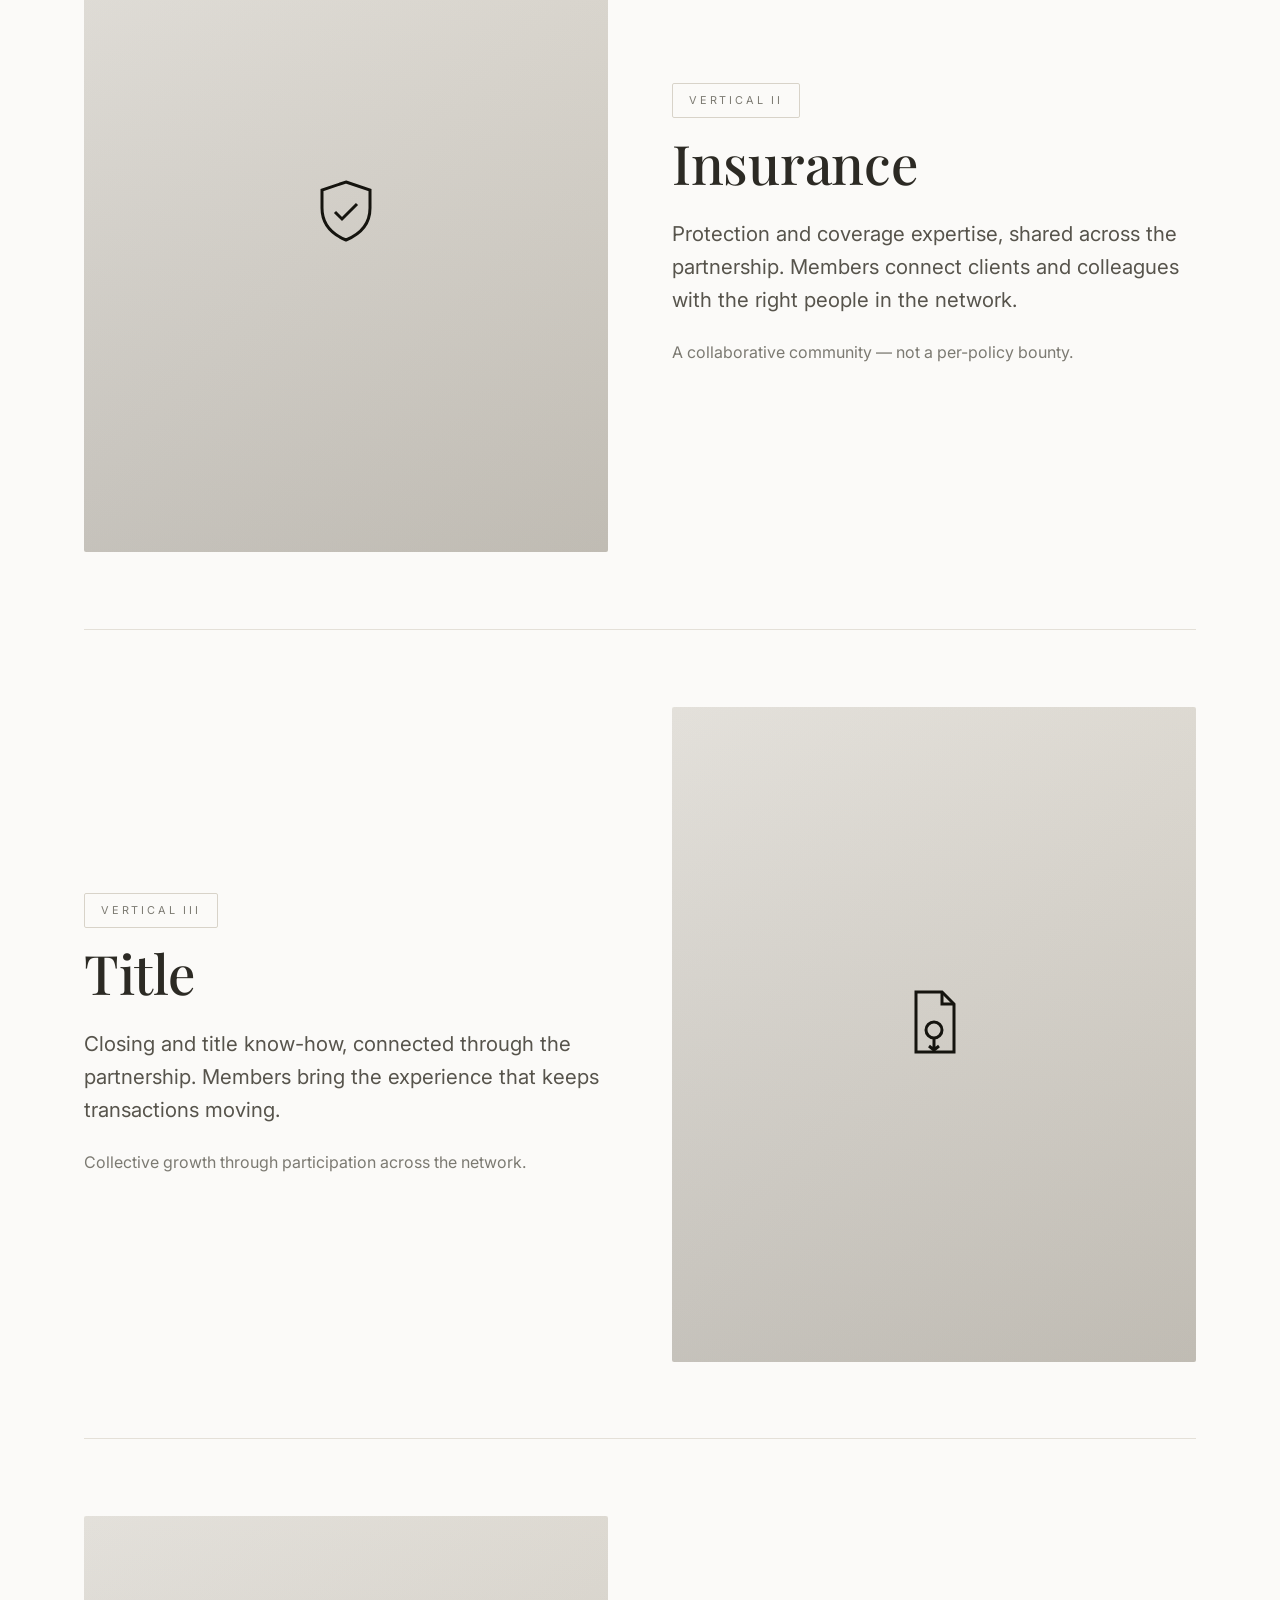
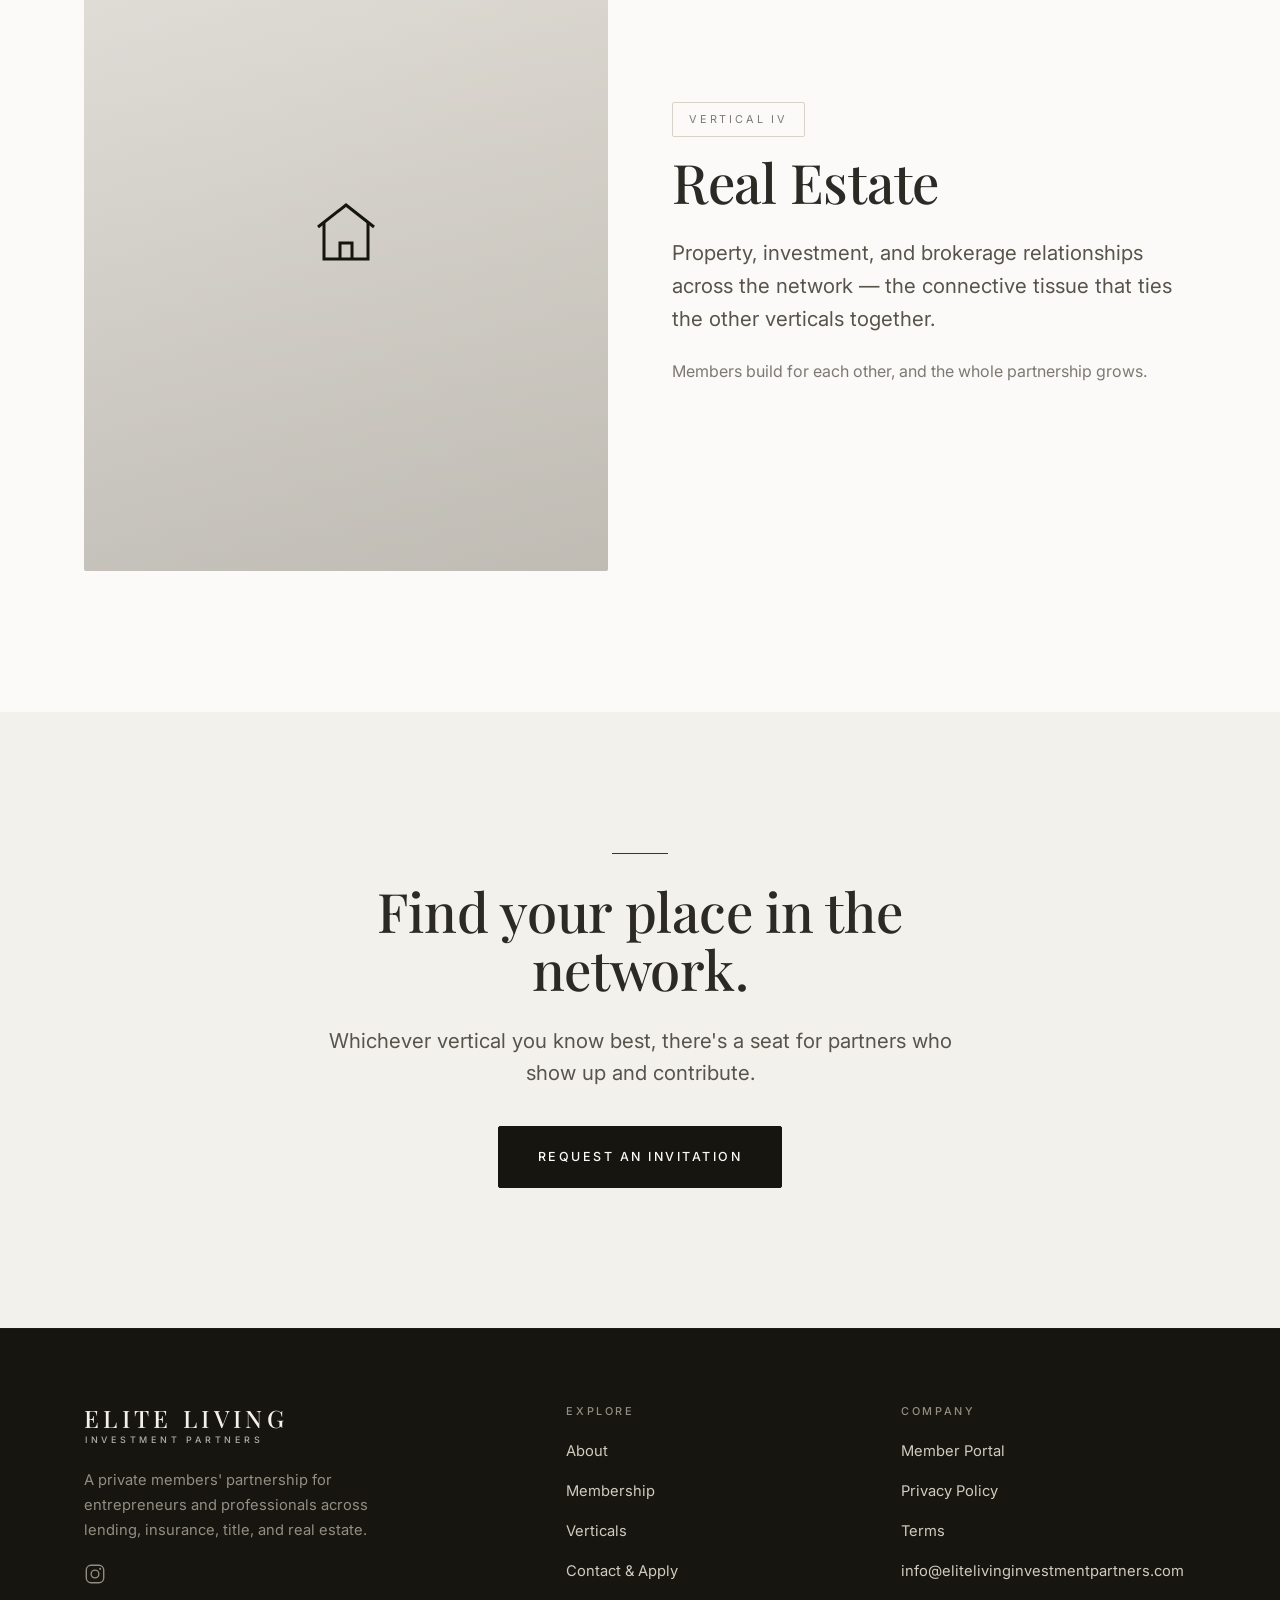
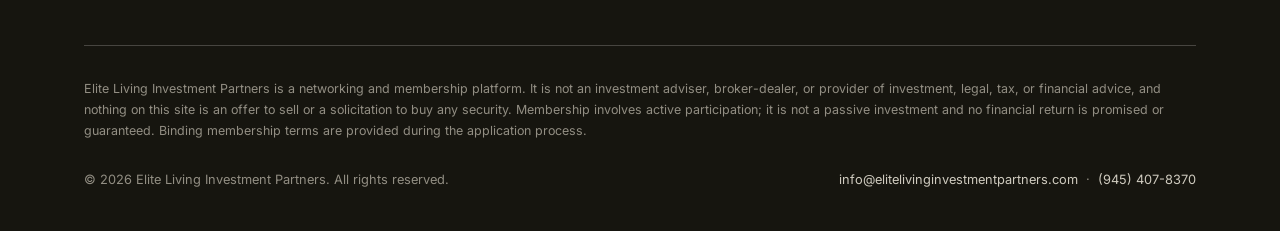
<file: verticals.html>
<!doctype html>
<html lang="en">
<head>
  <meta charset="utf-8" />
  <meta name="viewport" content="width=device-width, initial-scale=1" />
  <title>Verticals — Elite Living Investment Partners</title>
  <meta name="description" content="The four verticals of the Elite Living network — lending, insurance, title, and real estate — where members create and exchange value together." />
  <meta name="theme-color" content="#FBFAF8" />
  <link rel="canonical" href="https://elitelivinginvestmentpartners.com/verticals.html" />
  <meta property="og:type" content="website" />
  <meta property="og:site_name" content="Elite Living Investment Partners" />
  <meta property="og:title" content="Verticals — Elite Living Investment Partners" />
  <meta property="og:description" content="Lending, insurance, title, and real estate — one partnership." />
  <meta property="og:url" content="https://elitelivinginvestmentpartners.com/verticals.html" />
  <meta property="og:image" content="https://elitelivinginvestmentpartners.com/assets/og-image.png" />
  <meta name="twitter:card" content="summary_large_image" />
  <link rel="icon" href="assets/favicon.svg" type="image/svg+xml" />
  <link rel="apple-touch-icon" href="assets/apple-touch-icon.png" />
  <link rel="manifest" href="site.webmanifest" />
  <link rel="preconnect" href="https://fonts.googleapis.com" />
  <link rel="preconnect" href="https://fonts.gstatic.com" crossorigin />
  <link href="https://fonts.googleapis.com/css2?family=Playfair+Display:ital,wght@0,400;0,500;0,600;0,700;1,400;1,500;1,600&family=Inter:wght@300;400;500;600&display=swap" rel="stylesheet" />
  <link rel="stylesheet" href="css/styles.css" />
</head>
<body>
  <a class="skip-link" href="#main">Skip to content</a>

  <header class="site-header">
    <div class="container nav">
      <a class="brand brand--lockup" href="index.html" aria-label="Elite Living Investment Partners — home">
        <svg class="brand__mark" viewBox="0 0 240 240" aria-hidden="true">
          <g fill="none" stroke="#C2A24E"><circle cx="120" cy="120" r="104" stroke-width="4.5"/><circle cx="120" cy="120" r="95" stroke-width="2.6"/></g>
          <g fill="#C2A24E"><rect x="13.5" y="113.5" width="13" height="13" transform="rotate(45 20 120)"/><rect x="213.5" y="113.5" width="13" height="13" transform="rotate(45 220 120)"/></g>
          <text x="121" y="157" text-anchor="middle" font-family="'Playfair Display',Georgia,serif" font-weight="600" font-size="106" letter-spacing="2" fill="currentColor">EL</text>
        </svg>
        <span class="brand__text">
          <span class="brand__word">Elite Living</span>
          <span class="brand__sub">Investment Partners</span>
        </span>
      </a>
      <button class="nav__toggle" aria-label="Open menu" aria-expanded="false" aria-controls="nav-menu">
        <svg class="icon-open" viewBox="0 0 24 24" fill="none" stroke="currentColor" stroke-width="1.6"><path d="M3 6h18M3 12h18M3 18h18"/></svg>
        <svg class="icon-close" viewBox="0 0 24 24" fill="none" stroke="currentColor" stroke-width="1.6"><path d="M5 5l14 14M19 5L5 19"/></svg>
      </button>
      <div class="nav__menu" id="nav-menu">
        <ul class="nav__links">
          <li><a href="index.html">Home</a></li>
          <li><a href="about.html">About</a></li>
          <li><a href="membership.html">Membership</a></li>
          <li><a href="verticals.html" aria-current="page">Verticals</a></li>
          <li><a href="contact.html">Contact</a></li>
        </ul>
        <div class="nav__actions">
          <a class="nav__portal" href="https://www.backbossai.com/" target="_blank" rel="noopener">Enter Portal</a>
          <a class="btn btn--solid" href="contact.html">Apply to Join</a>
        </div>
      </div>
    </div>
  </header>
  <div class="nav__scrim" aria-hidden="true"></div>

  <main id="main">
    <section class="page-hero">
      <div class="container">
        <hr class="hairline" />
        <span class="eyebrow">The Network</span>
        <h1>Four verticals. One partnership.</h1>
        <p class="lead" style="max-width:640px">The Elite Living network spans the areas where our members already build. Together, they turn individual expertise into shared, collective value.</p>
      </div>
    </section>

    <section class="section">
      <div class="container stack" style="--stack-gap:2rem">
        <!-- Lending -->
        <div class="split" data-reveal>
          <div>
            <span class="chip">Vertical I</span>
            <h2 class="h-section" style="margin-top:1rem">Lending</h2>
            <p class="lead">Members bring relationships and referrals within their own lending network — connecting borrowers, professionals, and opportunities across the community.</p>
            <p class="muted">Value flows from partnership and collaboration, not from any fee for an individual referral.</p>
          </div>
          <div class="split__media" aria-hidden="true"><span class="card__icon" style="width:80px;height:80px"><svg viewBox="0 0 40 40" fill="none" stroke="currentColor" stroke-width="1.5"><rect x="5" y="12" width="30" height="19" rx="3"/><circle cx="20" cy="21.5" r="4.5"/><path d="M5 17h30M10 27h3M27 27h3"/></svg></span></div>
        </div>
        <hr class="divider" />
        <!-- Insurance -->
        <div class="split split--reverse" data-reveal>
          <div>
            <span class="chip">Vertical II</span>
            <h2 class="h-section" style="margin-top:1rem">Insurance</h2>
            <p class="lead">Protection and coverage expertise, shared across the partnership. Members connect clients and colleagues with the right people in the network.</p>
            <p class="muted">A collaborative community — not a per-policy bounty.</p>
          </div>
          <div class="split__media" aria-hidden="true"><span class="card__icon" style="width:80px;height:80px"><svg viewBox="0 0 40 40" fill="none" stroke="currentColor" stroke-width="1.5"><path d="M20 5l12 4v9c0 8-5.2 13.2-12 16-6.8-2.8-12-8-12-16V9z"/><path d="M14.5 20l3.5 3.5 7.5-7.5"/></svg></span></div>
        </div>
        <hr class="divider" />
        <!-- Title -->
        <div class="split" data-reveal>
          <div>
            <span class="chip">Vertical III</span>
            <h2 class="h-section" style="margin-top:1rem">Title</h2>
            <p class="lead">Closing and title know-how, connected through the partnership. Members bring the experience that keeps transactions moving.</p>
            <p class="muted">Collective growth through participation across the network.</p>
          </div>
          <div class="split__media" aria-hidden="true"><span class="card__icon" style="width:80px;height:80px"><svg viewBox="0 0 40 40" fill="none" stroke="currentColor" stroke-width="1.5"><path d="M11 5h13l6 6v24H11z"/><path d="M24 5v6h6"/><circle cx="20" cy="24" r="4"/><path d="M20 28v5M17.5 32l2.5 2 2.5-2"/></svg></span></div>
        </div>
        <hr class="divider" />
        <!-- Real Estate -->
        <div class="split split--reverse" data-reveal>
          <div>
            <span class="chip">Vertical IV</span>
            <h2 class="h-section" style="margin-top:1rem">Real Estate</h2>
            <p class="lead">Property, investment, and brokerage relationships across the network — the connective tissue that ties the other verticals together.</p>
            <p class="muted">Members build for each other, and the whole partnership grows.</p>
          </div>
          <div class="split__media" aria-hidden="true"><span class="card__icon" style="width:80px;height:80px"><svg viewBox="0 0 40 40" fill="none" stroke="currentColor" stroke-width="1.5"><path d="M6 18L20 7l14 11"/><path d="M9 16v18h22V16"/><path d="M17 34v-8h6v8"/></svg></span></div>
        </div>
      </div>
    </section>

    <section class="section section--raise">
      <div class="container container--narrow text-center" data-reveal>
        <hr class="hairline hairline--center" />
        <h2 class="h-section">Find your place in the network.</h2>
        <p class="lead">Whichever vertical you know best, there's a seat for partners who show up and contribute.</p>
        <div class="cta-row cta-row--center">
          <a class="btn btn--solid btn--lg" href="contact.html">Request an Invitation</a>
        </div>
      </div>
    </section>
  </main>

  <footer class="site-footer">
    <div class="container">
      <div class="footer__top">
        <div class="footer__brand">
          <a class="brand" href="index.html" aria-label="Elite Living Investment Partners — home">
        <span class="brand__word">Elite Living</span>
        <span class="brand__sub">Investment Partners</span>
      </a>
          <p>A private members' partnership for entrepreneurs and professionals across lending, insurance, title, and real estate.</p>
          <p class="footer__social">
            <a href="https://www.instagram.com/eltinvstpartners/" target="_blank" rel="noopener" aria-label="Follow Elite Living Investment Partners on Instagram">
              <svg viewBox="0 0 24 24" width="22" height="22" fill="none" stroke="currentColor" stroke-width="1.5" stroke-linecap="round" stroke-linejoin="round" aria-hidden="true"><rect x="2.5" y="2.5" width="19" height="19" rx="5.2"/><circle cx="12" cy="12" r="4.2"/><circle cx="17.6" cy="6.4" r="1.1" fill="currentColor" stroke="none"/></svg>
            </a>
          </p>
        </div>
        <div class="footer__col"><h4>Explore</h4><ul><li><a href="about.html">About</a></li><li><a href="membership.html">Membership</a></li><li><a href="verticals.html">Verticals</a></li><li><a href="contact.html">Contact &amp; Apply</a></li></ul></div>
        <div class="footer__col"><h4>Company</h4><ul><li><a href="https://www.backbossai.com/" target="_blank" rel="noopener">Member Portal</a></li><li><a href="privacy.html">Privacy Policy</a></li><li><a href="terms.html">Terms</a></li><li><a href="mailto:info@elitelivinginvestmentpartners.com">info@elitelivinginvestmentpartners.com</a></li></ul></div>
      </div>
      <p class="footer__disclaimer">Elite Living Investment Partners is a networking and membership platform. It is not an investment adviser, broker-dealer, or provider of investment, legal, tax, or financial advice, and nothing on this site is an offer to sell or a solicitation to buy any security. Membership involves active participation; it is not a passive investment and no financial return is promised or guaranteed. Binding membership terms are provided during the application process.</p>
      <div class="footer__bottom">
        <span>&copy; <span data-year>2026</span> Elite Living Investment Partners. All rights reserved.</span>
        <span class="footer__contact"><a href="mailto:info@elitelivinginvestmentpartners.com">info@elitelivinginvestmentpartners.com</a> &nbsp;&middot;&nbsp; <a href="tel:+19454078370">(945)&nbsp;407-8370</a></span>
      </div>
    </div>
  </footer>
  <script src="js/main.js"></script>
</body>
</html>
</file>
<file: css/styles.css>
/* =============================================================================
   Elite Living Investment Partners — Design System
   -----------------------------------------------------------------------------
   Clean, editorial, black-and-white luxury — "Vogue" / fashion-house feeling.
   High-contrast Didone serif display, generous white space, thin hairline rules,
   squared outlined controls, photography-forward. Monochrome only — no accent
   color; photography supplies the only color on the page.

   HOW TO EDIT:
   - Colors, spacing, and fonts are all CSS custom properties in :root below.
     Change a value once here and it updates everywhere.
   - Copy lives in the .html files, not here. This file is styling only.
   - Drop real photography in via the `--img` custom property (see .split__media
     and .hero notes) — the layout is built to be image-forward.
   ============================================================================= */

/* ---------------------------------------------------------------------------
   1. Design tokens (custom properties)
   --------------------------------------------------------------------------- */
:root {
  /* Light "paper" surfaces */
  --paper: #FBFAF8;        /* warm off-white page base */
  --paper-2: #F3F1EC;      /* subtly raised sections */
  --card: #FFFFFF;         /* cards */

  /* Ink (near-black) */
  --ink: #16150F;          /* primary text / lines / buttons */
  --ink-2: #2C2A24;        /* headings on light */
  --ink-soft: #57544C;     /* body copy on light */
  --muted: #7C7A72;        /* muted labels */
  --faint: #A9A69D;        /* faint / placeholders */

  /* Hairlines on light */
  --line: #E4E0D8;
  --line-2: #D8D3C9;

  /* Dark surfaces (hero scrim, footer) */
  --night: #16150F;        /* near-black */
  --night-2: #1D1C15;
  --cream: #F4F1EA;        /* text on dark */
  --cream-soft: #CFCBBF;   /* body on dark */
  --cream-faint: #928E83;  /* muted on dark */
  --line-dark: rgba(244,241,234,0.22);

  /* Typography */
  --font-display: "Playfair Display", Georgia, "Times New Roman", serif;
  --font-body: "Inter", "Helvetica Neue", Helvetica, Arial, sans-serif;

  /* Layout */
  --maxw: 1240px;
  --maxw-narrow: 760px;
  --gutter: clamp(1.25rem, 5vw, 4.5rem);
  --radius: 2px;

  /* Motion */
  --ease: cubic-bezier(0.22, 1, 0.36, 1);
  --dur: 0.7s;
}

/* ---------------------------------------------------------------------------
   2. Reset & base
   --------------------------------------------------------------------------- */
*, *::before, *::after { box-sizing: border-box; }

html {
  scroll-behavior: smooth;
  -webkit-text-size-adjust: 100%;
}

@media (prefers-reduced-motion: reduce) {
  html { scroll-behavior: auto; }
  *, *::before, *::after {
    animation-duration: 0.001ms !important;
    transition-duration: 0.001ms !important;
  }
}

body {
  margin: 0;
  background: var(--paper);
  color: var(--ink-soft);
  font-family: var(--font-body);
  font-size: 1rem;
  line-height: 1.7;
  font-weight: 400;
  -webkit-font-smoothing: antialiased;
  -moz-osx-font-smoothing: grayscale;
  overflow-x: hidden;
}

img, svg { max-width: 100%; display: block; }
a { color: inherit; text-decoration: none; }

h1, h2, h3, h4 {
  font-family: var(--font-display);
  color: var(--ink-2);
  font-weight: 500;
  line-height: 1.06;
  letter-spacing: -0.005em;
  margin: 0 0 0.5em;
}

p { margin: 0 0 1.1em; }
p:last-child { margin-bottom: 0; }

::selection { background: var(--ink); color: var(--paper); }

:focus-visible {
  outline: 2px solid var(--ink);
  outline-offset: 3px;
}

.skip-link {
  position: absolute;
  left: -9999px;
  top: 0;
  z-index: 200;
  background: var(--ink);
  color: var(--paper);
  padding: 0.75rem 1.25rem;
  font-weight: 500;
}
.skip-link:focus { left: 1rem; top: 1rem; }

/* ---------------------------------------------------------------------------
   3. Layout helpers
   --------------------------------------------------------------------------- */
.container {
  width: 100%;
  max-width: var(--maxw);
  margin-inline: auto;
  padding-inline: var(--gutter);
}
.container--narrow { max-width: var(--maxw-narrow); }

.section {
  padding-block: clamp(4.5rem, 11vw, 9rem);
  position: relative;
}
.section--raise { background: var(--paper-2); }
.section--ink { background: var(--night); color: var(--cream-soft); }
.section--ink h1, .section--ink h2, .section--ink h3 { color: var(--cream); }
.section--tight { padding-block: clamp(3rem, 7vw, 5.5rem); }

/* Thin hairline divider */
.hairline {
  width: 56px;
  height: 1px;
  background: var(--ink);
  border: 0;
  margin: 0 0 1.75rem;
  opacity: 0.85;
}
.hairline--center { margin-inline: auto; }

/* Small uppercase micro-label */
.eyebrow {
  display: inline-block;
  font-family: var(--font-body);
  font-size: 0.7rem;
  font-weight: 500;
  letter-spacing: 0.32em;
  text-transform: uppercase;
  color: var(--muted);
  margin: 0 0 1.4rem;
}

/* Squared tracked tag */
.chip {
  display: inline-flex;
  align-items: center;
  gap: 0.5em;
  padding: 0.45rem 1rem;
  border: 1px solid var(--line-2);
  border-radius: var(--radius);
  font-size: 0.68rem;
  letter-spacing: 0.26em;
  text-transform: uppercase;
  color: var(--muted);
}

.section-head { max-width: 760px; margin-bottom: clamp(2.75rem, 5vw, 4.5rem); }
.section-head--center { margin-inline: auto; text-align: center; }
.section-head--center .hairline { margin-inline: auto; }

.h-display { font-size: clamp(2.6rem, 6.5vw, 5rem); letter-spacing: -0.01em; }
.h-section { font-size: clamp(2rem, 4.6vw, 3.4rem); }
.lead {
  font-size: clamp(1.05rem, 1.6vw, 1.3rem);
  color: var(--ink-soft);
  line-height: 1.6;
}

.muted { color: var(--muted); }

/* ---------------------------------------------------------------------------
   4. Buttons — squared, editorial, tracked
   --------------------------------------------------------------------------- */
.btn {
  display: inline-flex;
  align-items: center;
  justify-content: center;
  gap: 0.6em;
  font-family: var(--font-body);
  font-size: 0.76rem;
  font-weight: 500;
  letter-spacing: 0.2em;
  text-transform: uppercase;
  padding: 1.05rem 2.1rem;
  border-radius: var(--radius);
  border: 1px solid var(--ink);
  cursor: pointer;
  transition: background 0.35s var(--ease), color 0.35s var(--ease),
              border-color 0.35s var(--ease);
  white-space: nowrap;
}

/* Primary — solid ink */
.btn--solid {
  background: var(--ink);
  color: var(--paper);
}
.btn--solid:hover { background: transparent; color: var(--ink); }

/* Secondary — outline */
.btn--line {
  background: transparent;
  color: var(--ink);
  border-color: var(--ink);
}
.btn--line:hover { background: var(--ink); color: var(--paper); }

.btn--block { width: 100%; }
.btn--lg { padding: 1.2rem 2.4rem; font-size: 0.78rem; }

/* Buttons placed on dark imagery (hero) */
.on-dark .btn--solid {
  background: var(--cream);
  color: var(--ink);
  border-color: var(--cream);
}
.on-dark .btn--solid:hover { background: transparent; color: var(--cream); }
.on-dark .btn--line { color: var(--cream); border-color: rgba(244,241,234,0.6); }
.on-dark .btn--line:hover { background: var(--cream); color: var(--ink); border-color: var(--cream); }

/* Inline underlined link */
.link-underline {
  color: var(--ink);
  border-bottom: 1px solid var(--ink);
  padding-bottom: 1px;
  transition: opacity 0.25s var(--ease);
}
.link-underline:hover { opacity: 0.55; }

/* ---------------------------------------------------------------------------
   5. Header / navigation
   --------------------------------------------------------------------------- */
.site-header {
  position: fixed;
  inset: 0 0 auto 0;
  z-index: 100;
  padding-block: 1.4rem;
  color: var(--ink);
  transition: background 0.4s var(--ease), border-color 0.4s var(--ease),
              padding 0.4s var(--ease), color 0.4s var(--ease);
  border-bottom: 1px solid transparent;
}
.site-header.is-scrolled {
  background: rgba(251, 250, 248, 0.92);
  backdrop-filter: saturate(120%) blur(12px);
  -webkit-backdrop-filter: saturate(120%) blur(12px);
  border-bottom-color: var(--line);
  padding-block: 0.85rem;
  color: var(--ink);
}
/* Overlay mode — header sits over a dark hero (home / thank-you) */
.site-header--overlay:not(.is-scrolled) { color: var(--cream); }

.nav {
  display: flex;
  align-items: center;
  justify-content: space-between;
  gap: 1.5rem;
}
.brand { display: inline-flex; flex-direction: column; gap: 0.15rem; color: inherit; }
.brand--lockup { flex-direction: row; align-items: center; gap: 0.6rem; }
.brand--lockup .brand__mark { width: 2.7rem; height: 2.7rem; flex: none; display: block; }
.brand__text { display: inline-flex; flex-direction: column; gap: 0.15rem; }
.brand__word {
  font-family: var(--font-display);
  font-size: 1.5rem;
  font-weight: 500;
  letter-spacing: 0.18em;
  line-height: 1;
  text-transform: uppercase;
}
.brand__sub {
  font-family: var(--font-body);
  font-size: 0.56rem;
  font-weight: 500;
  letter-spacing: 0.42em;
  text-transform: uppercase;
  color: currentColor;
  opacity: 0.7;
  padding-left: 0.1em;
}

.nav__links {
  display: flex;
  align-items: center;
  gap: 2.4rem;
  list-style: none;
  margin: 0;
  padding: 0;
}
.nav__links a {
  font-size: 0.74rem;
  font-weight: 500;
  letter-spacing: 0.2em;
  color: currentColor;
  text-transform: uppercase;
  opacity: 0.82;
  transition: opacity 0.25s var(--ease);
  position: relative;
}
.nav__links a:hover,
.nav__links a[aria-current="page"] { opacity: 1; }
.nav__links a[aria-current="page"]::after {
  content: "";
  position: absolute;
  left: 0; right: 0; bottom: -7px;
  height: 1px;
  background: currentColor;
}
.nav__actions { display: flex; align-items: center; gap: 1.4rem; }
.nav__portal {
  font-size: 0.7rem;
  font-weight: 500;
  letter-spacing: 0.22em;
  text-transform: uppercase;
  color: currentColor;
  opacity: 0.72;
  transition: opacity 0.25s var(--ease);
}
.nav__portal:hover { opacity: 1; }

/* Compact outline button in the nav */
.nav__actions .btn { padding: 0.7rem 1.4rem; font-size: 0.68rem; }
.site-header--overlay:not(.is-scrolled) .nav__actions .btn--solid {
  background: transparent; color: var(--cream); border-color: rgba(244,241,234,0.6);
}
.site-header--overlay:not(.is-scrolled) .nav__actions .btn--solid:hover {
  background: var(--cream); color: var(--ink); border-color: var(--cream);
}

.nav__toggle {
  display: none;
  background: none;
  border: 0;
  color: inherit;
  cursor: pointer;
  padding: 0.4rem;
  width: 44px; height: 44px;
}
.nav__toggle svg { width: 24px; height: 24px; }
.nav__toggle .icon-close { display: none; }
.nav__toggle[aria-expanded="true"] .icon-open { display: none; }
.nav__toggle[aria-expanded="true"] .icon-close { display: block; }

@media (max-width: 940px) {
  .nav__toggle { display: inline-flex; align-items: center; justify-content: center; }
  .nav__menu {
    position: fixed;
    inset: 0 0 0 auto;
    width: min(86vw, 380px);
    background: var(--paper);
    color: var(--ink);
    border-left: 1px solid var(--line);
    flex-direction: column;
    align-items: flex-start;
    justify-content: flex-start;
    gap: 0;
    padding: 6.5rem 2.25rem 2rem;
    transform: translateX(100%);
    transition: transform 0.5s var(--ease);
    display: flex;
    overflow-y: auto;
  }
  .nav__menu.is-open { transform: translateX(0); }
  .nav__links {
    flex-direction: column;
    align-items: flex-start;
    gap: 0;
    width: 100%;
  }
  .nav__links li { width: 100%; }
  .nav__links a {
    display: block;
    padding: 1.15rem 0;
    font-size: 0.95rem;
    border-bottom: 1px solid var(--line);
    width: 100%;
    opacity: 1;
  }
  .nav__actions {
    flex-direction: column;
    align-items: stretch;
    width: 100%;
    margin-top: 2rem;
    gap: 1rem;
  }
  .nav__actions .btn { width: 100%; padding: 1rem 1.4rem; font-size: 0.72rem; }
  /* Inside the open drawer the panel is light — keep the solid button ink,
     overriding the dark-hero overlay treatment (higher specificity wins). */
  .site-header--overlay:not(.is-scrolled) .nav__menu .nav__actions .btn--solid {
    background: var(--ink); color: var(--paper); border-color: var(--ink);
  }
  .site-header--overlay:not(.is-scrolled) .nav__menu .nav__actions .btn--solid:hover {
    background: transparent; color: var(--ink);
  }
  .nav__portal { padding: 0.6rem 0; }
  body.menu-open { overflow: hidden; }
  .nav__scrim {
    position: fixed;
    inset: 0;
    background: rgba(20,20,15,0.5);
    opacity: 0;
    pointer-events: none;
    transition: opacity 0.4s var(--ease);
    z-index: 90;
  }
  .nav__scrim.is-open { opacity: 1; pointer-events: auto; }
}

/* ---------------------------------------------------------------------------
   6. Hero — photography-forward, dark scrim, editorial serif
   --------------------------------------------------------------------------- */
.hero {
  position: relative;
  min-height: 100svh;
  display: flex;
  align-items: center;
  padding-block: 9rem 6rem;
  overflow: hidden;
  color: var(--cream);
  text-align: center;
  /* Neutral charcoal fallback, shown behind everything if no photo is set. */
  background: linear-gradient(160deg, #26262b, #0e0e10 78%);
}
/*
  Hero photography: set the photo on the .hero__media layer with an inline style
  in the HTML, e.g. <div class="hero__media" style="background-image:url('assets/hero.webp')">.
  (Editing it in the HTML means the path resolves relative to the page, which is
  intuitive.) The .hero__bg scrim above it keeps the white serif legible.
*/
.hero__media {
  position: absolute;
  inset: 0;
  z-index: 0;
  background-size: cover;
  background-position: center;
}
.hero__bg {
  position: absolute;
  inset: 0;
  z-index: 0;
  /* Scrim: darkens the photo. Kept heavy so foreground figures read as
     atmosphere/silhouettes rather than identifiable people, and the white
     serif stays legible. Lower these alphas to reveal more of a photo. */
  background:
    linear-gradient(180deg, rgba(9,9,11,0.60), rgba(9,9,11,0.74)),
    radial-gradient(95% 75% at 50% 42%, rgba(9,9,11,0.28) 26%, rgba(6,6,8,0.72));
}
.hero__inner { position: relative; z-index: 1; max-width: 1000px; margin-inline: auto; }
.hero__title {
  font-size: clamp(3rem, 9vw, 7rem);
  color: var(--cream);
  margin-bottom: 1.5rem;
  font-weight: 500;
  line-height: 1.02;
}
.hero__title em { font-style: italic; color: inherit; }
.hero__sub {
  font-family: var(--font-display);
  font-style: italic;
  font-size: clamp(1.2rem, 2.4vw, 1.9rem);
  color: var(--cream-soft);
  max-width: 720px;
  margin: 0 auto 2.6rem;
  line-height: 1.4;
}
.hero__cta { display: flex; flex-wrap: wrap; gap: 1rem; justify-content: center; }
.hero__scroll {
  position: absolute;
  left: 50%;
  bottom: 2rem;
  transform: translateX(-50%);
  z-index: 1;
  font-size: 0.62rem;
  letter-spacing: 0.34em;
  text-transform: uppercase;
  color: var(--cream-faint);
  display: flex;
  flex-direction: column;
  align-items: center;
  gap: 0.6rem;
}
.hero__scroll span::after {
  content: "";
  display: block;
  width: 1px;
  height: 40px;
  margin: 0.7rem auto 0;
  background: linear-gradient(var(--cream-faint), transparent);
}
@media (max-height: 720px) { .hero__scroll { display: none; } }

/* ---------------------------------------------------------------------------
   7. Cards & grids
   --------------------------------------------------------------------------- */
.grid { display: grid; gap: 1.75rem; }
.grid--2 { grid-template-columns: repeat(2, 1fr); }
.grid--3 { grid-template-columns: repeat(3, 1fr); }
.grid--4 { grid-template-columns: repeat(4, 1fr); }
@media (max-width: 940px) {
  .grid--3, .grid--4 { grid-template-columns: repeat(2, 1fr); }
}
@media (max-width: 620px) {
  .grid--2, .grid--3, .grid--4 { grid-template-columns: 1fr; }
}

.card {
  background: var(--card);
  border: 1px solid var(--line);
  border-radius: var(--radius);
  padding: 2.4rem 2rem;
  transition: border-color 0.35s var(--ease), transform 0.35s var(--ease);
}
.card:hover { border-color: var(--ink); transform: translateY(-4px); }
.card__icon {
  display: block;
  width: 44px; height: 44px;
  color: var(--ink);
  margin-bottom: 1.6rem;
}
.card__icon svg { width: 100%; height: 100%; display: block; }
.card h3 { font-size: 1.7rem; margin-bottom: 0.4rem; }
.card p { font-size: 0.98rem; color: var(--ink-soft); }

/* Vertical card with corner index */
.vcard { position: relative; }
.vcard__idx {
  position: absolute;
  top: 1.6rem; right: 1.8rem;
  font-family: var(--font-display);
  font-size: 0.95rem;
  color: var(--faint);
  letter-spacing: 0.1em;
}

/* Numbered step */
.step { padding: 0; background: transparent; border: 0; }
.step__num {
  font-family: var(--font-display);
  font-size: clamp(3.4rem, 6.5vw, 5rem);
  color: var(--ink-2);
  line-height: 1;
  display: block;
  margin-bottom: 1rem;
  font-weight: 500;
}
.step h3 { font-size: 1.7rem; margin-bottom: 0.5rem; }
.step p { color: var(--ink-soft); font-size: 1rem; }
.step::after {
  content: "";
  display: block;
  width: 36px; height: 1px;
  background: var(--ink);
  margin-top: 1.6rem;
  opacity: 0.5;
}

/* Benefit row */
.benefit {
  display: flex;
  gap: 1.2rem;
  padding: 1.7rem 0;
  border-top: 1px solid var(--line);
}
.benefit:last-child { border-bottom: 1px solid var(--line); }
.benefit__mark {
  flex: none;
  width: 24px; height: 24px;
  color: var(--ink);
  margin-top: 0.2rem;
}
.benefit h3 { font-size: 1.35rem; margin-bottom: 0.25rem; }
.benefit p { font-size: 0.98rem; color: var(--ink-soft); margin: 0; }

/* ---------------------------------------------------------------------------
   8. Quote / social proof band
   --------------------------------------------------------------------------- */
.quote-band { background: var(--night); color: var(--cream-soft); }
.quote-band .hairline { background: var(--cream); opacity: 0.7; }
.quote { text-align: center; max-width: 900px; margin-inline: auto; }
.quote__text {
  font-family: var(--font-display);
  font-size: clamp(1.8rem, 4vw, 3rem);
  color: var(--cream);
  line-height: 1.24;
  font-style: italic;
  font-weight: 400;
  margin-bottom: 1.5rem;
}
.quote__by {
  font-size: 0.72rem;
  letter-spacing: 0.26em;
  text-transform: uppercase;
  color: var(--cream-faint);
}
.logo-strip {
  display: flex;
  flex-wrap: wrap;
  align-items: center;
  justify-content: center;
  gap: clamp(1.5rem, 5vw, 4rem);
  margin-top: 3.5rem;
}
.logo-strip span {
  font-family: var(--font-display);
  font-size: 1.15rem;
  letter-spacing: 0.16em;
  text-transform: uppercase;
  color: var(--cream-faint);
}

/* ---------------------------------------------------------------------------
   9. Split / feature rows — image-forward
   --------------------------------------------------------------------------- */
.split {
  display: grid;
  grid-template-columns: 1fr 1fr;
  gap: clamp(2rem, 5vw, 5rem);
  align-items: center;
}
.split--reverse .split__media { order: -1; }
@media (max-width: 860px) {
  .split { grid-template-columns: 1fr; }
  .split--reverse .split__media { order: 0; }
}
/*
  Drop real photography by setting --img on the element, e.g.
  <div class="split__media" style="--img:url('assets/story.jpg')"></div>
*/
.split__media {
  aspect-ratio: 4 / 5;
  border-radius: var(--radius);
  background:
    var(--img, none),
    linear-gradient(135deg, #ECE9E3, #DED9CF);
  background-size: cover;
  background-position: center;
  position: relative;
  overflow: hidden;
  display: flex;
  align-items: center;
  justify-content: center;
}
.split__media::after {
  content: "";
  position: absolute;
  inset: 0;
  background: linear-gradient(180deg, rgba(9,9,11,0.04), rgba(9,9,11,0.14));
  pointer-events: none;
}
/* Softened treatment (blur + darken) for photography with identifiable people. */
.split__media--soft { filter: blur(7px) brightness(0.74) saturate(0.92); transform: scale(1.08); }
.split__media--soft::after { background: linear-gradient(180deg, rgba(9,9,11,0.12), rgba(9,9,11,0.34)); }
.split__media .placeholder-note {
  font-size: 0.66rem;
  letter-spacing: 0.28em;
  text-transform: uppercase;
  color: var(--muted);
}

/* ---------------------------------------------------------------------------
   10. Forms
   --------------------------------------------------------------------------- */
.form {
  background: var(--card);
  border: 1px solid var(--line);
  border-radius: var(--radius);
  padding: clamp(1.75rem, 4vw, 3rem);
}
.form__row { display: grid; gap: 1.4rem; grid-template-columns: 1fr 1fr; }
@media (max-width: 620px) { .form__row { grid-template-columns: 1fr; } }
.field { display: flex; flex-direction: column; gap: 0.5rem; margin-bottom: 1.4rem; }
.field label {
  font-size: 0.68rem;
  letter-spacing: 0.18em;
  text-transform: uppercase;
  color: var(--muted);
}
.field .req { color: var(--ink); }
.field input,
.field select,
.field textarea {
  font-family: var(--font-body);
  font-size: 0.98rem;
  color: var(--ink);
  background: var(--paper);
  border: 1px solid var(--line-2);
  border-radius: var(--radius);
  padding: 0.95rem 1rem;
  transition: border-color 0.25s var(--ease);
  width: 100%;
}
.field textarea { resize: vertical; min-height: 130px; }
.field input::placeholder,
.field textarea::placeholder { color: var(--faint); }
.field input:focus,
.field select:focus,
.field textarea:focus { outline: none; border-color: var(--ink); }
.field select {
  appearance: none;
  background-image: url("data:image/svg+xml,%3Csvg xmlns='http://www.w3.org/2000/svg' width='12' height='8' viewBox='0 0 12 8'%3E%3Cpath fill='%237C7A72' d='M6 8 0 0h12z'/%3E%3C/svg%3E");
  background-repeat: no-repeat;
  background-position: right 1rem center;
  padding-right: 2.5rem;
}
.hp-field {
  position: absolute !important;
  left: -9999px !important;
  width: 1px; height: 1px;
  overflow: hidden;
}
.form__consent {
  display: flex;
  gap: 0.7rem;
  align-items: flex-start;
  font-size: 0.85rem;
  color: var(--muted);
  margin: 0.5rem 0 1.6rem;
}
.form__consent input { margin-top: 0.3rem; flex: none; accent-color: var(--ink); }
.form__status { margin-top: 1rem; font-size: 0.9rem; min-height: 1.2em; }
.form__status.is-error { color: #9B2C2C; }
.form__status.is-ok { color: var(--ink); }

/* ---------------------------------------------------------------------------
   11. Footer — dark, editorial
   --------------------------------------------------------------------------- */
.site-footer {
  background: var(--night);
  color: var(--cream-soft);
  border-top: 1px solid var(--night-2);
  padding-block: clamp(3.5rem, 6vw, 5.5rem) 2.5rem;
}
.footer__top {
  display: grid;
  grid-template-columns: 1.5fr 1fr 1fr;
  gap: 2.5rem;
}
@media (max-width: 760px) { .footer__top { grid-template-columns: 1fr; gap: 2.25rem; } }
.footer__brand .brand { margin-bottom: 1.3rem; color: var(--cream); }
.footer__brand p { font-size: 0.92rem; color: var(--cream-faint); max-width: 36ch; }
.footer__social { margin-top: 1.2rem; }
.footer__social a { display: inline-flex; color: var(--cream-faint); transition: color 0.25s var(--ease); }
.footer__social a:hover { color: var(--cream); }
.footer__col h4 {
  font-family: var(--font-body);
  font-size: 0.68rem;
  letter-spacing: 0.24em;
  text-transform: uppercase;
  color: var(--cream-faint);
  margin-bottom: 1.2rem;
}
.footer__col ul { list-style: none; margin: 0; padding: 0; }
.footer__col li { margin-bottom: 0.8rem; }
.footer__col a { font-size: 0.92rem; color: var(--cream-soft); transition: color 0.25s var(--ease); }
.footer__col a:hover { color: var(--cream); }
.footer__disclaimer {
  margin-top: 3rem;
  padding-top: 2rem;
  border-top: 1px solid var(--line-dark);
  font-size: 0.78rem;
  color: var(--cream-faint);
  line-height: 1.7;
}
.footer__bottom {
  display: flex;
  flex-wrap: wrap;
  justify-content: space-between;
  gap: 1rem;
  margin-top: 1.75rem;
  font-size: 0.8rem;
  color: var(--cream-faint);
}
.footer__bottom a { color: var(--cream-soft); transition: color 0.25s var(--ease); }
.footer__bottom a:hover { color: var(--cream); }
.footer__contact { color: var(--cream-faint); }

/* ---------------------------------------------------------------------------
   12. Legal / content pages
   --------------------------------------------------------------------------- */
.page-hero {
  padding-block: clamp(9rem, 15vw, 12rem) clamp(2.5rem, 6vw, 4rem);
  border-bottom: 1px solid var(--line);
  background: var(--paper);
}
.page-hero h1 { font-size: clamp(2.6rem, 6.5vw, 4.6rem); }
.prose { max-width: 720px; }
.prose h2 { font-size: 1.9rem; margin-top: 2.75rem; color: var(--ink-2); }
.prose h3 { font-size: 1.3rem; margin-top: 1.9rem; color: var(--ink-2); }
.prose p, .prose li { color: var(--ink-soft); }
.prose ul, .prose ol { padding-left: 1.2rem; margin-bottom: 1.1rem; }
.prose li { margin-bottom: 0.5rem; }
.prose a { color: var(--ink); border-bottom: 1px solid var(--ink); }

/* Draft/legal review banner */
.notice {
  background: var(--paper-2);
  border: 1px solid var(--line-2);
  border-left: 2px solid var(--ink);
  border-radius: var(--radius);
  padding: 0.95rem 1.25rem;
  font-size: 0.82rem;
  color: var(--ink-soft);
}

/* ---------------------------------------------------------------------------
   13. Reveal-on-scroll animation
   --------------------------------------------------------------------------- */
[data-reveal] {
  opacity: 0;
  transform: translateY(24px);
  transition: opacity var(--dur) var(--ease), transform var(--dur) var(--ease);
  will-change: opacity, transform;
}
[data-reveal].is-visible { opacity: 1; transform: none; }
@media (prefers-reduced-motion: reduce) {
  [data-reveal] { opacity: 1; transform: none; }
}

/* ---------------------------------------------------------------------------
   14. Utilities
   --------------------------------------------------------------------------- */
.text-center { text-align: center; }
.mt-0 { margin-top: 0; }
.mb-0 { margin-bottom: 0; }
.stack > * + * { margin-top: 1.1rem; }
.cta-row { display: flex; flex-wrap: wrap; gap: 1rem; margin-top: 2.25rem; }
.cta-row--center { justify-content: center; }
.divider { height: 1px; background: var(--line); border: 0; margin-block: clamp(3rem, 6vw, 5rem); }
</file>
